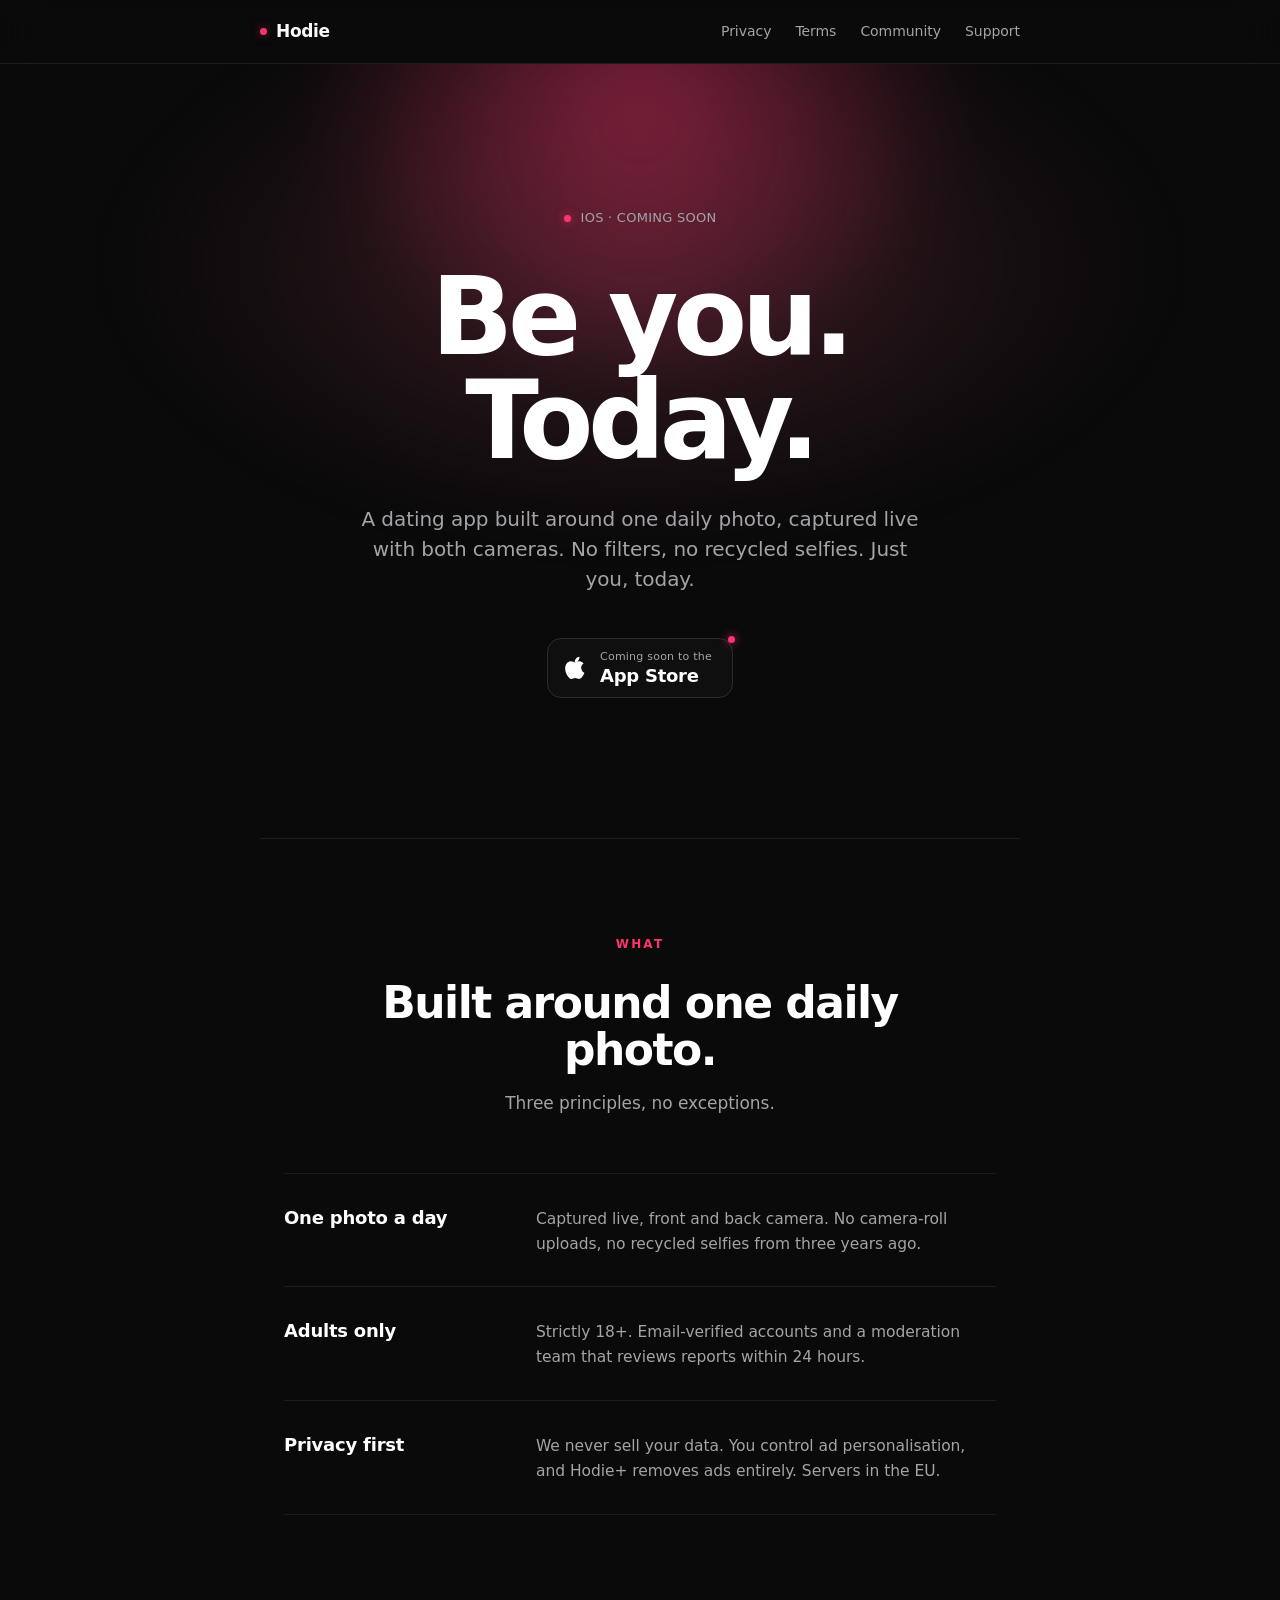
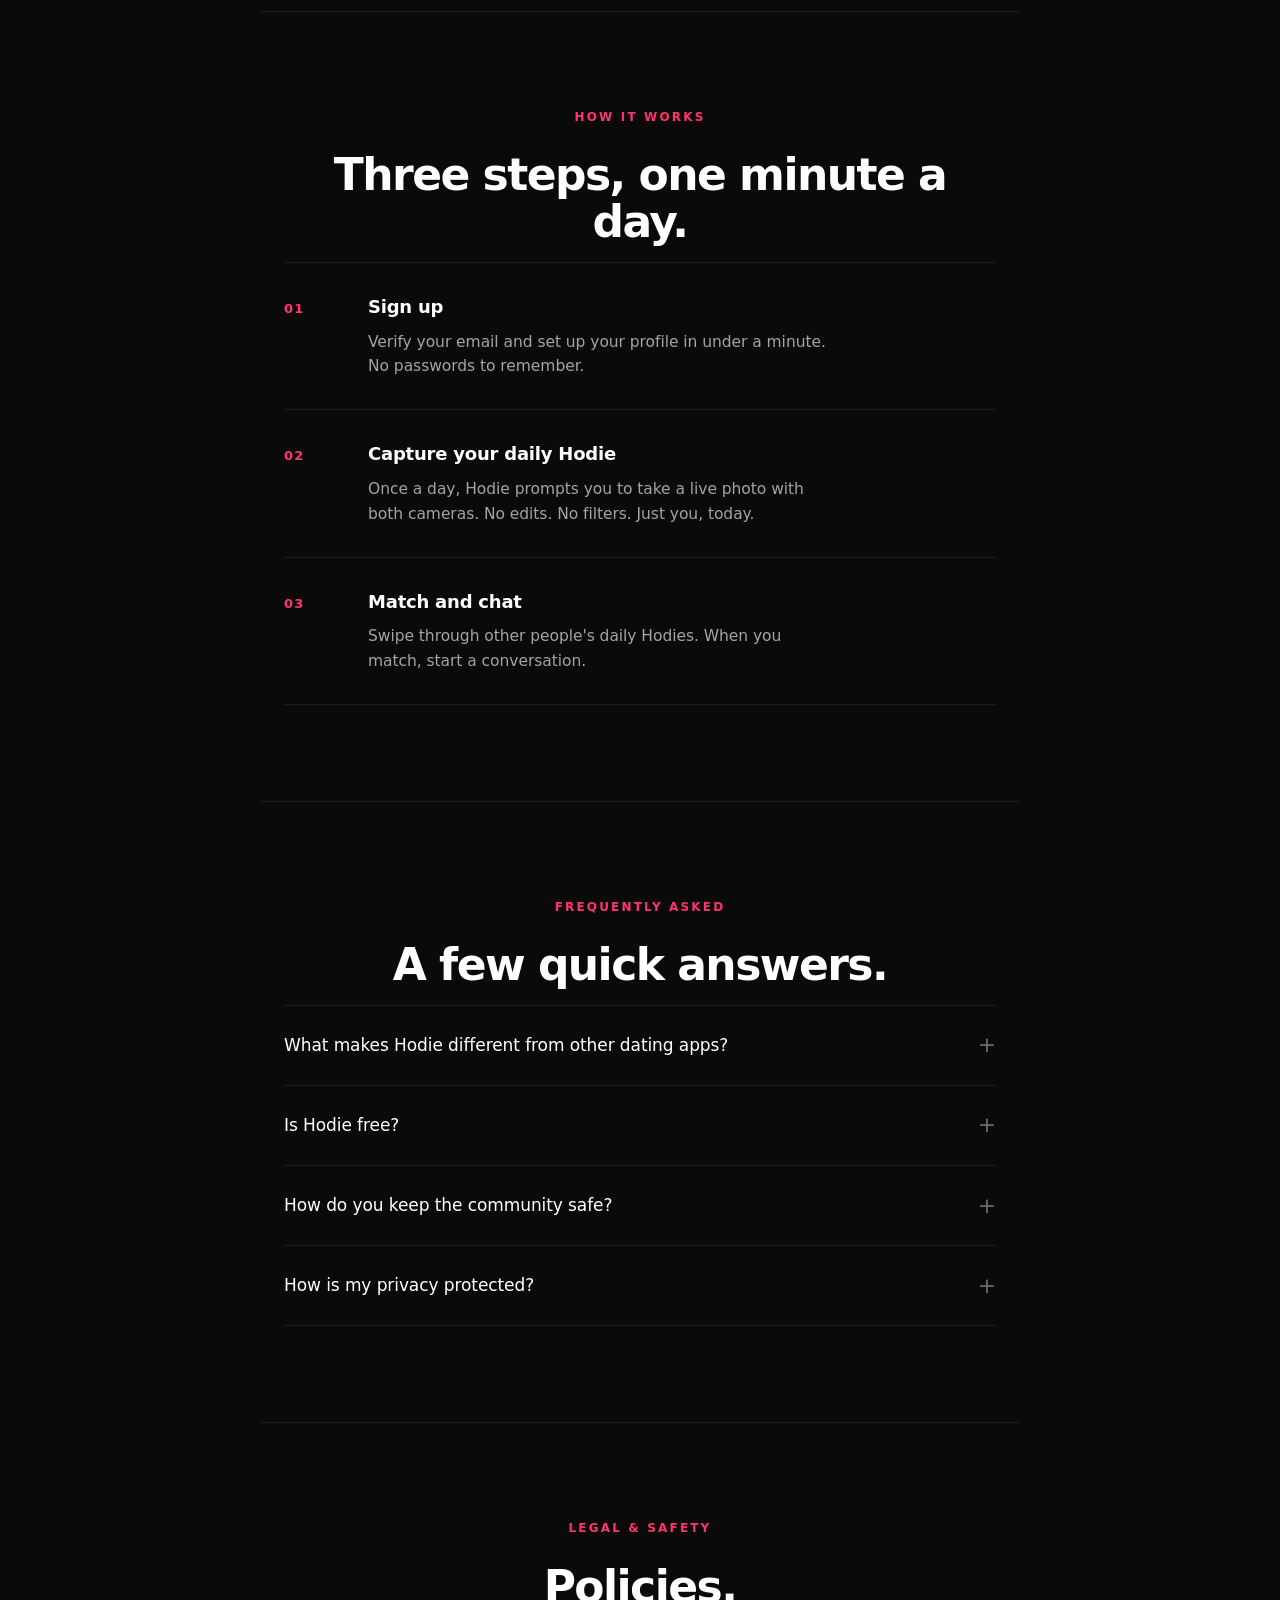
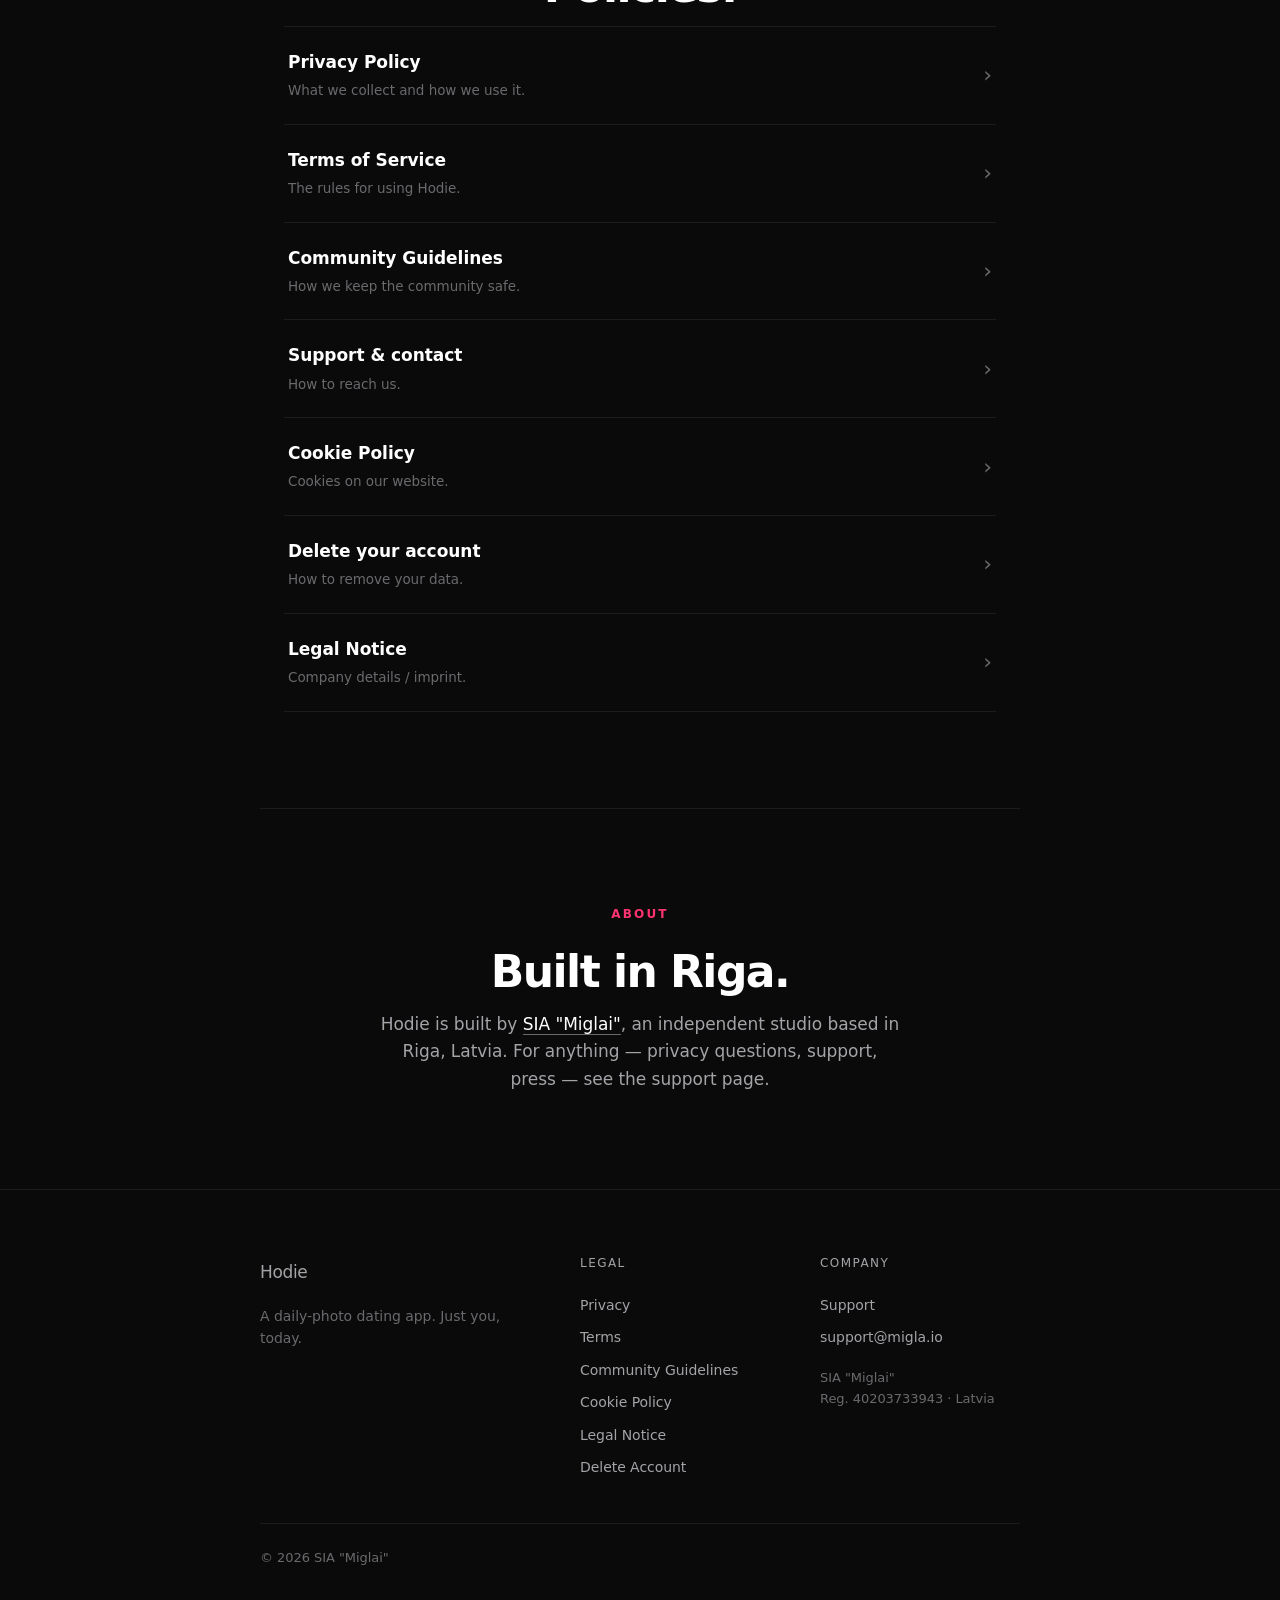
<file: index.html>
<!doctype html>
<html lang="en">
<head>
  <meta charset="utf-8">
  <meta name="viewport" content="width=device-width, initial-scale=1">
  <title>Hodie — Be you. Today.</title>
  <meta name="description" content="Hodie is a daily-photo dating app for iOS. One photo a day, captured live. Just you, today.">
  <meta name="theme-color" content="#0a0a0a">
  <link rel="canonical" href="https://www.hodieapp.one/">
  <meta property="og:title" content="Hodie — Be you. Today.">
  <meta property="og:description" content="A daily-photo dating app. One photo, captured live. Just you, today.">
  <meta property="og:type" content="website">
  <meta property="og:url" content="https://www.hodieapp.one/">
  <meta name="twitter:card" content="summary_large_image">
  <link rel="icon" href="data:image/svg+xml,%3Csvg xmlns='http://www.w3.org/2000/svg' viewBox='0 0 24 24'%3E%3Cpath d='M12 21s-7-4.35-7-10.5A4.5 4.5 0 0 1 12 6a4.5 4.5 0 0 1 7 4.5C19 16.65 12 21 12 21z' fill='%23ff3370'/%3E%3C/svg%3E">
  <link rel="stylesheet" href="styles.css">
</head>
<body>
  <nav>
    <div class="inner">
      <a href="index.html" class="logo"><span class="dot"></span>Hodie</a>
      <div class="links">
        <a href="privacy.html">Privacy</a>
        <a href="terms.html">Terms</a>
        <a href="community-guidelines.html">Community</a>
        <a href="support.html">Support</a>
      </div>
    </div>
  </nav>

  <section class="hero">
    <div class="wrap">
      <div class="eyebrow"><span class="dot"></span>iOS · Coming soon</div>
      <h1>Be <em>you</em>. Today.</h1>
      <p class="lead">A dating app built around one daily photo, captured live with both cameras. No filters, no recycled selfies. Just you, today.</p>
      <span class="appstore-badge" role="img" aria-label="Coming soon to the App Store">
        <svg class="apple-logo" viewBox="0 0 24 24" fill="currentColor" aria-hidden="true"><path d="M17.05 12.04c-.03-2.94 2.4-4.35 2.51-4.42-1.37-2-3.5-2.28-4.26-2.31-1.81-.18-3.54 1.07-4.46 1.07-.93 0-2.35-1.04-3.86-1.01-1.98.03-3.81 1.15-4.83 2.92-2.06 3.57-.53 8.85 1.49 11.75 1 1.42 2.18 3.01 3.74 2.96 1.5-.06 2.07-.97 3.88-.97 1.81 0 2.32.97 3.91.94 1.62-.03 2.63-1.45 3.62-2.87 1.14-1.65 1.61-3.25 1.63-3.34-.04-.02-3.13-1.21-3.17-4.72zM14.27 4.5c.82-1 1.38-2.38 1.23-3.76-1.18.05-2.62.79-3.47 1.78-.76.87-1.43 2.27-1.25 3.62 1.32.1 2.66-.66 3.49-1.64z"/></svg>
        <span class="badge-text">
          <span class="badge-small">Coming soon to the</span>
          <span class="badge-big">App Store</span>
        </span>
        <span class="soon-dot" aria-hidden="true"></span>
      </span>
    </div>
  </section>

  <main>
    <div class="wrap section">
      <p class="kicker">What</p>
      <h2>Built around one daily photo.</h2>
      <p class="section-lead">Three principles, no exceptions.</p>
      <div class="features">
        <div class="row">
          <h3>One photo a day</h3>
          <p>Captured live, front and back camera. No camera-roll uploads, no recycled selfies from three years ago.</p>
        </div>
        <div class="row">
          <h3>Adults only</h3>
          <p>Strictly 18+. Email-verified accounts and a moderation team that reviews reports within 24 hours.</p>
        </div>
        <div class="row">
          <h3>Privacy first</h3>
          <p>We never sell your data. You control ad personalisation, and Hodie+ removes ads entirely. Servers in the EU.</p>
        </div>
      </div>
    </div>

    <div class="wrap section">
      <p class="kicker">How it works</p>
      <h2>Three steps, one minute a day.</h2>
      <ol class="steps">
        <li>
          <span class="step-num">01</span>
          <div>
            <h3>Sign up</h3>
            <p>Verify your email and set up your profile in under a minute. No passwords to remember.</p>
          </div>
        </li>
        <li>
          <span class="step-num">02</span>
          <div>
            <h3>Capture your daily Hodie</h3>
            <p>Once a day, Hodie prompts you to take a live photo with both cameras. No edits. No filters. Just you, today.</p>
          </div>
        </li>
        <li>
          <span class="step-num">03</span>
          <div>
            <h3>Match and chat</h3>
            <p>Swipe through other people's daily Hodies. When you match, start a conversation.</p>
          </div>
        </li>
      </ol>
    </div>

    <div class="wrap section">
      <p class="kicker">Frequently asked</p>
      <h2>A few quick answers.</h2>
      <div class="faq">
        <details>
          <summary>What makes Hodie different from other dating apps?</summary>
          <p>Hodie is built around one daily photo, captured live with both cameras. No camera-roll uploads. No recycled selfies. You see people as they actually are, today.</p>
        </details>
        <details>
          <summary>Is Hodie free?</summary>
          <p>Yes. The core features — daily photos, swiping, matching, and messaging — are free. The free version is ad-supported; Hodie+ and Hodie Gold remove ads and unlock advanced features like seeing who liked you, unlimited swipes, and Spotlights.</p>
        </details>
        <details>
          <summary>How do you keep the community safe?</summary>
          <p>Every account is email-verified. Our moderation team reviews reports within 24 hours. You can block or report any user with one tap. Read more in our <a href="community-guidelines.html">Community Guidelines</a>.</p>
        </details>
        <details>
          <summary>How is my privacy protected?</summary>
          <p>We never sell your data. The free tier shows ads, and we only personalise them — using your device's advertising ID — if you allow it via Apple's App Tracking Transparency prompt. You can decline, or go ad-free with Hodie+. Servers are in the EU. You can export or delete your data anytime in Settings. Full details in our <a href="privacy.html">Privacy Policy</a>.</p>
        </details>
      </div>
    </div>

    <div class="wrap section">
      <p class="kicker">Legal &amp; safety</p>
      <h2>Policies.</h2>
      <ul class="link-list">
        <li><a href="privacy.html"><span><strong>Privacy Policy</strong><span class="desc">What we collect and how we use it.</span></span><span class="arrow">›</span></a></li>
        <li><a href="terms.html"><span><strong>Terms of Service</strong><span class="desc">The rules for using Hodie.</span></span><span class="arrow">›</span></a></li>
        <li><a href="community-guidelines.html"><span><strong>Community Guidelines</strong><span class="desc">How we keep the community safe.</span></span><span class="arrow">›</span></a></li>
        <li><a href="support.html"><span><strong>Support &amp; contact</strong><span class="desc">How to reach us.</span></span><span class="arrow">›</span></a></li>
        <li><a href="cookie-policy.html"><span><strong>Cookie Policy</strong><span class="desc">Cookies on our website.</span></span><span class="arrow">›</span></a></li>
        <li><a href="account-deletion.html"><span><strong>Delete your account</strong><span class="desc">How to remove your data.</span></span><span class="arrow">›</span></a></li>
        <li><a href="legal-notice.html"><span><strong>Legal Notice</strong><span class="desc">Company details / imprint.</span></span><span class="arrow">›</span></a></li>
      </ul>
    </div>

    <div class="wrap section">
      <p class="kicker">About</p>
      <h2>Built in Riga.</h2>
      <p class="about-p">Hodie is built by <a href="support.html">SIA "Miglai"</a>, an independent studio based in Riga, Latvia. For anything — privacy questions, support, press — see the support page.</p>
    </div>
  </main>

  <footer>
    <div class="footer-grid">
      <div>
        <a href="index.html" class="logo"><span class="dot"></span>Hodie</a>
        <p class="footer-tag">A daily-photo dating app. Just you, today.</p>
      </div>
      <div>
        <h4>Legal</h4>
        <a href="privacy.html">Privacy</a>
        <a href="terms.html">Terms</a>
        <a href="community-guidelines.html">Community Guidelines</a>
        <a href="cookie-policy.html">Cookie Policy</a>
        <a href="legal-notice.html">Legal Notice</a>
        <a href="account-deletion.html">Delete Account</a>
      </div>
      <div>
        <h4>Company</h4>
        <a href="support.html">Support</a>
        <a href="mailto:support@migla.io">support@migla.io</a>
        <span class="footer-meta">SIA "Miglai"<br>Reg. 40203733943 · Latvia</span>
      </div>
    </div>
    <div class="footer-bottom">© 2026 SIA "Miglai"</div>
  </footer>
</body>
</html>
</file>
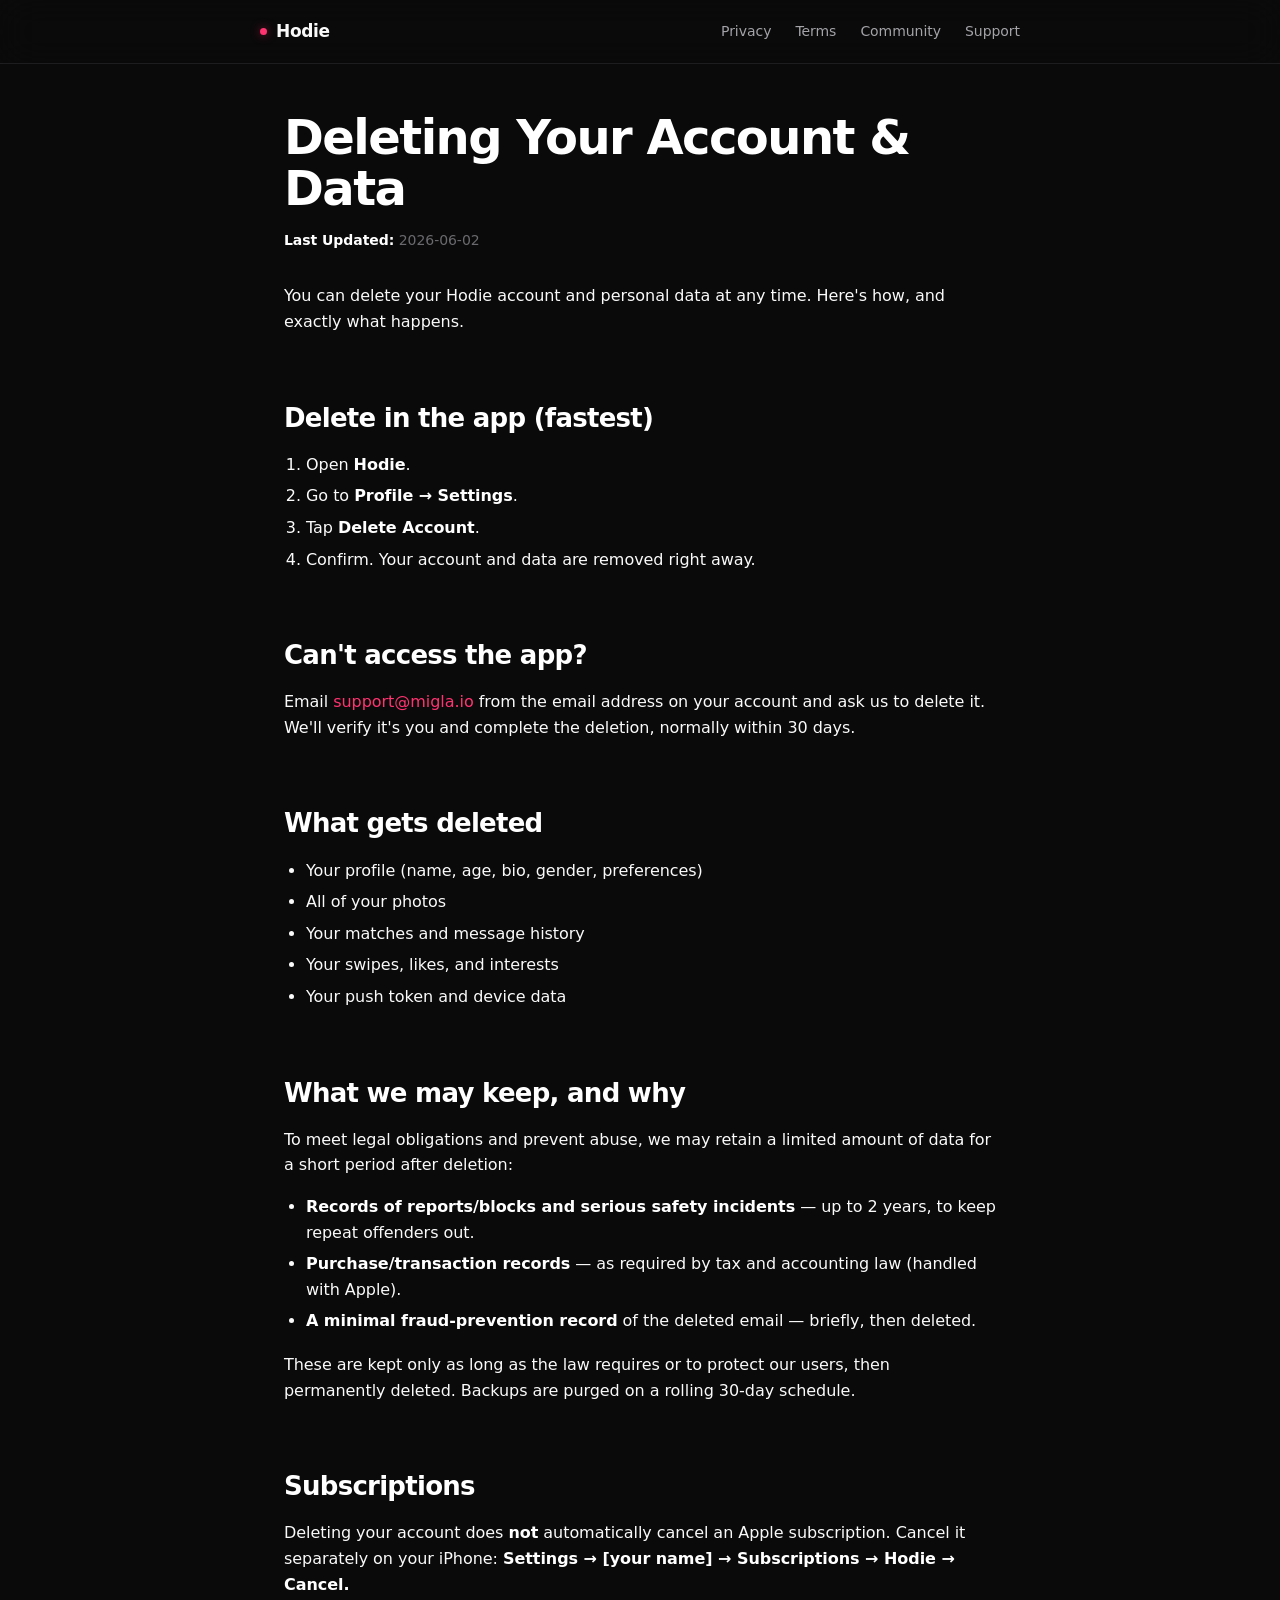
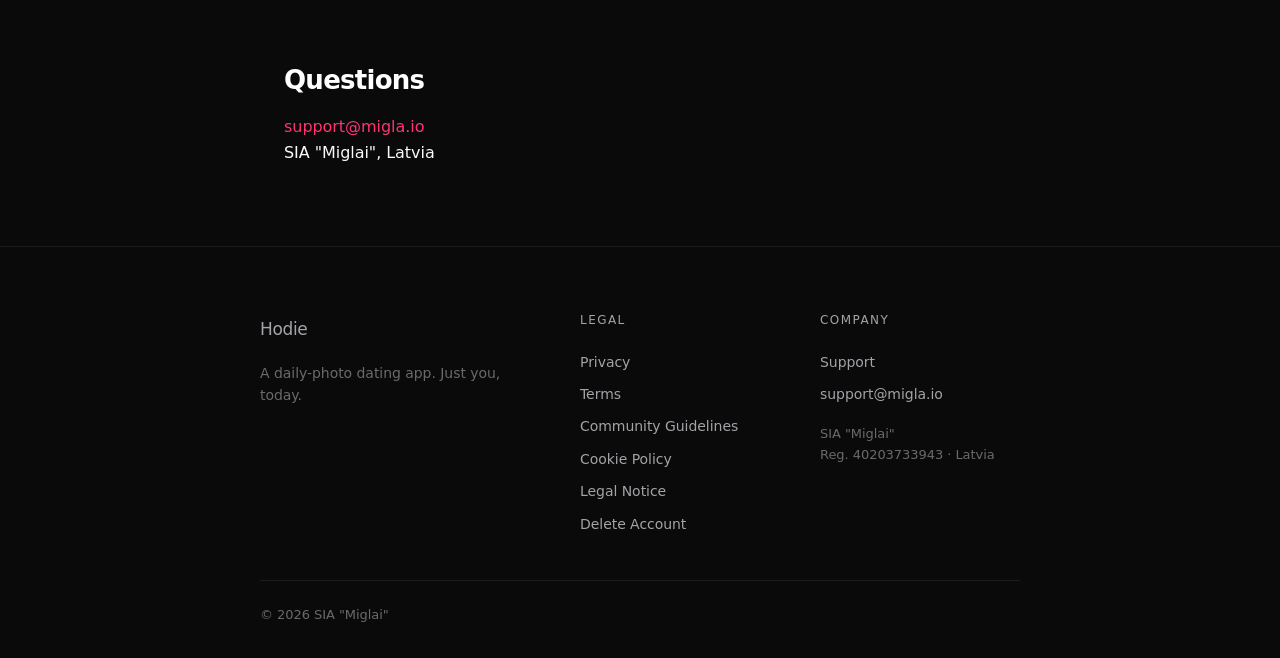
<file: account-deletion.html>
<!doctype html>
<html lang="en">
<head>
  <meta charset="utf-8">
  <meta name="viewport" content="width=device-width, initial-scale=1">
  <title>Delete Your Account &amp; Data — Hodie</title>
  <meta name="description" content="How to delete your Hodie account and personal data.">
  <meta name="theme-color" content="#08080a">
  <link rel="canonical" href="https://www.hodieapp.one/account-deletion">
  <meta property="og:title" content="Delete Your Account &amp; Data — Hodie">
  <meta property="og:url" content="https://www.hodieapp.one/account-deletion">
  <meta property="og:type" content="article">
  <link rel="icon" href="data:image/svg+xml,%3Csvg xmlns='http://www.w3.org/2000/svg' viewBox='0 0 24 24'%3E%3Cpath d='M12 21s-7-4.35-7-10.5A4.5 4.5 0 0 1 12 6a4.5 4.5 0 0 1 7 4.5C19 16.65 12 21 12 21z' fill='%23ff2d6f'/%3E%3C/svg%3E">
  <link rel="stylesheet" href="styles.css">
</head>
<body>
  <nav>
    <div class="inner">
      <a href="index.html" class="logo"><span class="dot"></span>Hodie</a>
      <div class="links">
        <a href="privacy.html">Privacy</a>
        <a href="terms.html">Terms</a>
        <a href="community-guidelines.html">Community</a>
        <a href="support.html">Support</a>
      </div>
    </div>
  </nav>

  <main class="wrap">
    <h1>Deleting Your Account &amp; Data</h1>
    <p class="meta"><strong>Last Updated:</strong> 2026-06-02</p>
    <p>You can delete your Hodie account and personal data at any time. Here's how, and exactly what happens.</p>

    <h2>Delete in the app (fastest)</h2>
    <ol>
      <li>Open <strong>Hodie</strong>.</li>
      <li>Go to <strong>Profile → Settings</strong>.</li>
      <li>Tap <strong>Delete Account</strong>.</li>
      <li>Confirm. Your account and data are removed right away.</li>
    </ol>

    <h2>Can't access the app?</h2>
    <p>Email <a href="mailto:support@migla.io">support@migla.io</a> from the email address on your account and ask us to delete it. We'll verify it's you and complete the deletion, normally within 30 days.</p>

    <h2>What gets deleted</h2>
    <ul>
      <li>Your profile (name, age, bio, gender, preferences)</li>
      <li>All of your photos</li>
      <li>Your matches and message history</li>
      <li>Your swipes, likes, and interests</li>
      <li>Your push token and device data</li>
    </ul>

    <h2>What we may keep, and why</h2>
    <p>To meet legal obligations and prevent abuse, we may retain a limited amount of data for a short period after deletion:</p>
    <ul>
      <li><strong>Records of reports/blocks and serious safety incidents</strong> — up to 2 years, to keep repeat offenders out.</li>
      <li><strong>Purchase/transaction records</strong> — as required by tax and accounting law (handled with Apple).</li>
      <li><strong>A minimal fraud-prevention record</strong> of the deleted email — briefly, then deleted.</li>
    </ul>
    <p>These are kept only as long as the law requires or to protect our users, then permanently deleted. Backups are purged on a rolling 30-day schedule.</p>

    <h2>Subscriptions</h2>
    <p>Deleting your account does <strong>not</strong> automatically cancel an Apple subscription. Cancel it separately on your iPhone: <strong>Settings → [your name] → Subscriptions → Hodie → Cancel.</strong></p>

    <h2>Questions</h2>
    <p><a href="mailto:support@migla.io">support@migla.io</a><br>SIA "Miglai", Latvia</p>
  </main>

  <footer>
    <div class="footer-grid">
      <div>
        <a href="index.html" class="logo"><span class="dot"></span>Hodie</a>
        <p class="footer-tag">A daily-photo dating app. Just you, today.</p>
      </div>
      <div>
        <h4>Legal</h4>
        <a href="privacy.html">Privacy</a>
        <a href="terms.html">Terms</a>
        <a href="community-guidelines.html">Community Guidelines</a>
        <a href="cookie-policy.html">Cookie Policy</a>
        <a href="legal-notice.html">Legal Notice</a>
        <a href="account-deletion.html">Delete Account</a>
      </div>
      <div>
        <h4>Company</h4>
        <a href="support.html">Support</a>
        <a href="mailto:support@migla.io">support@migla.io</a>
        <span class="footer-meta">SIA "Miglai"<br>Reg. 40203733943 · Latvia</span>
      </div>
    </div>
    <div class="footer-bottom">© 2026 SIA "Miglai"</div>
  </footer>
</body>
</html>
</file>
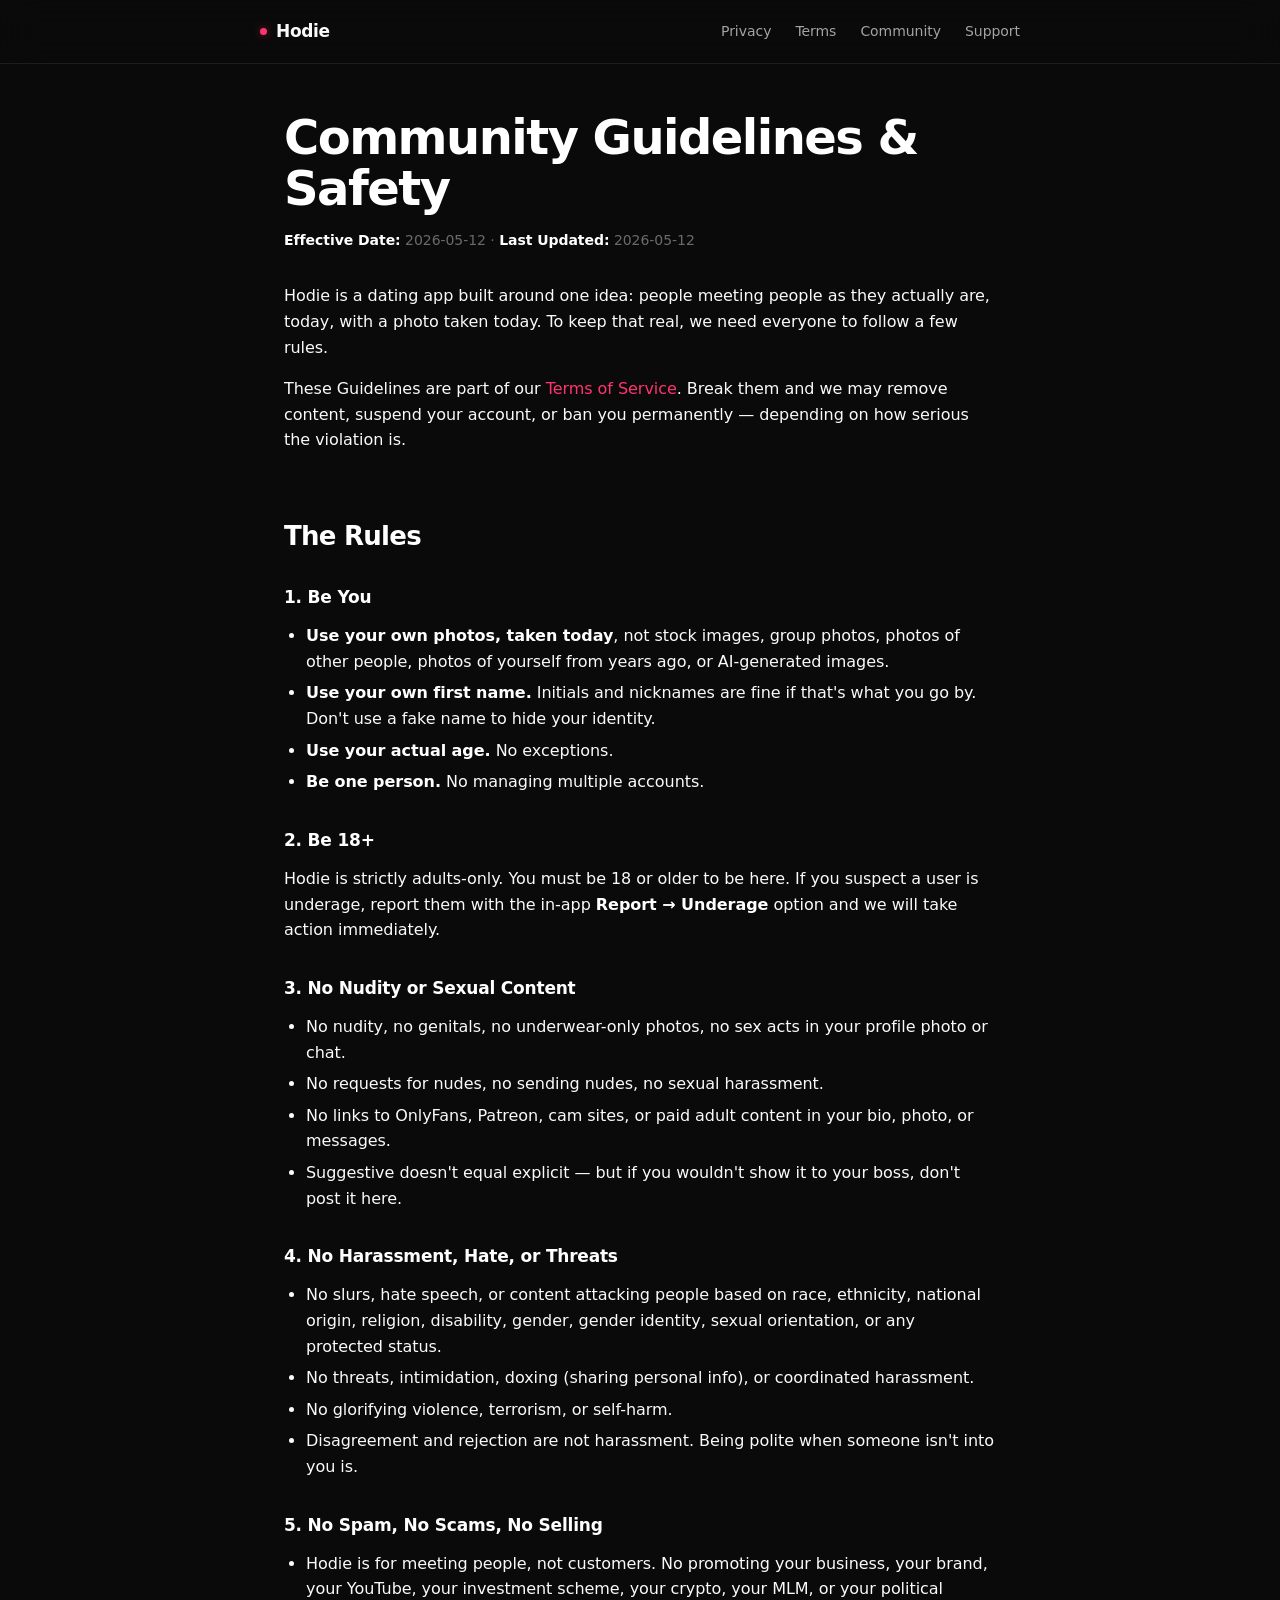
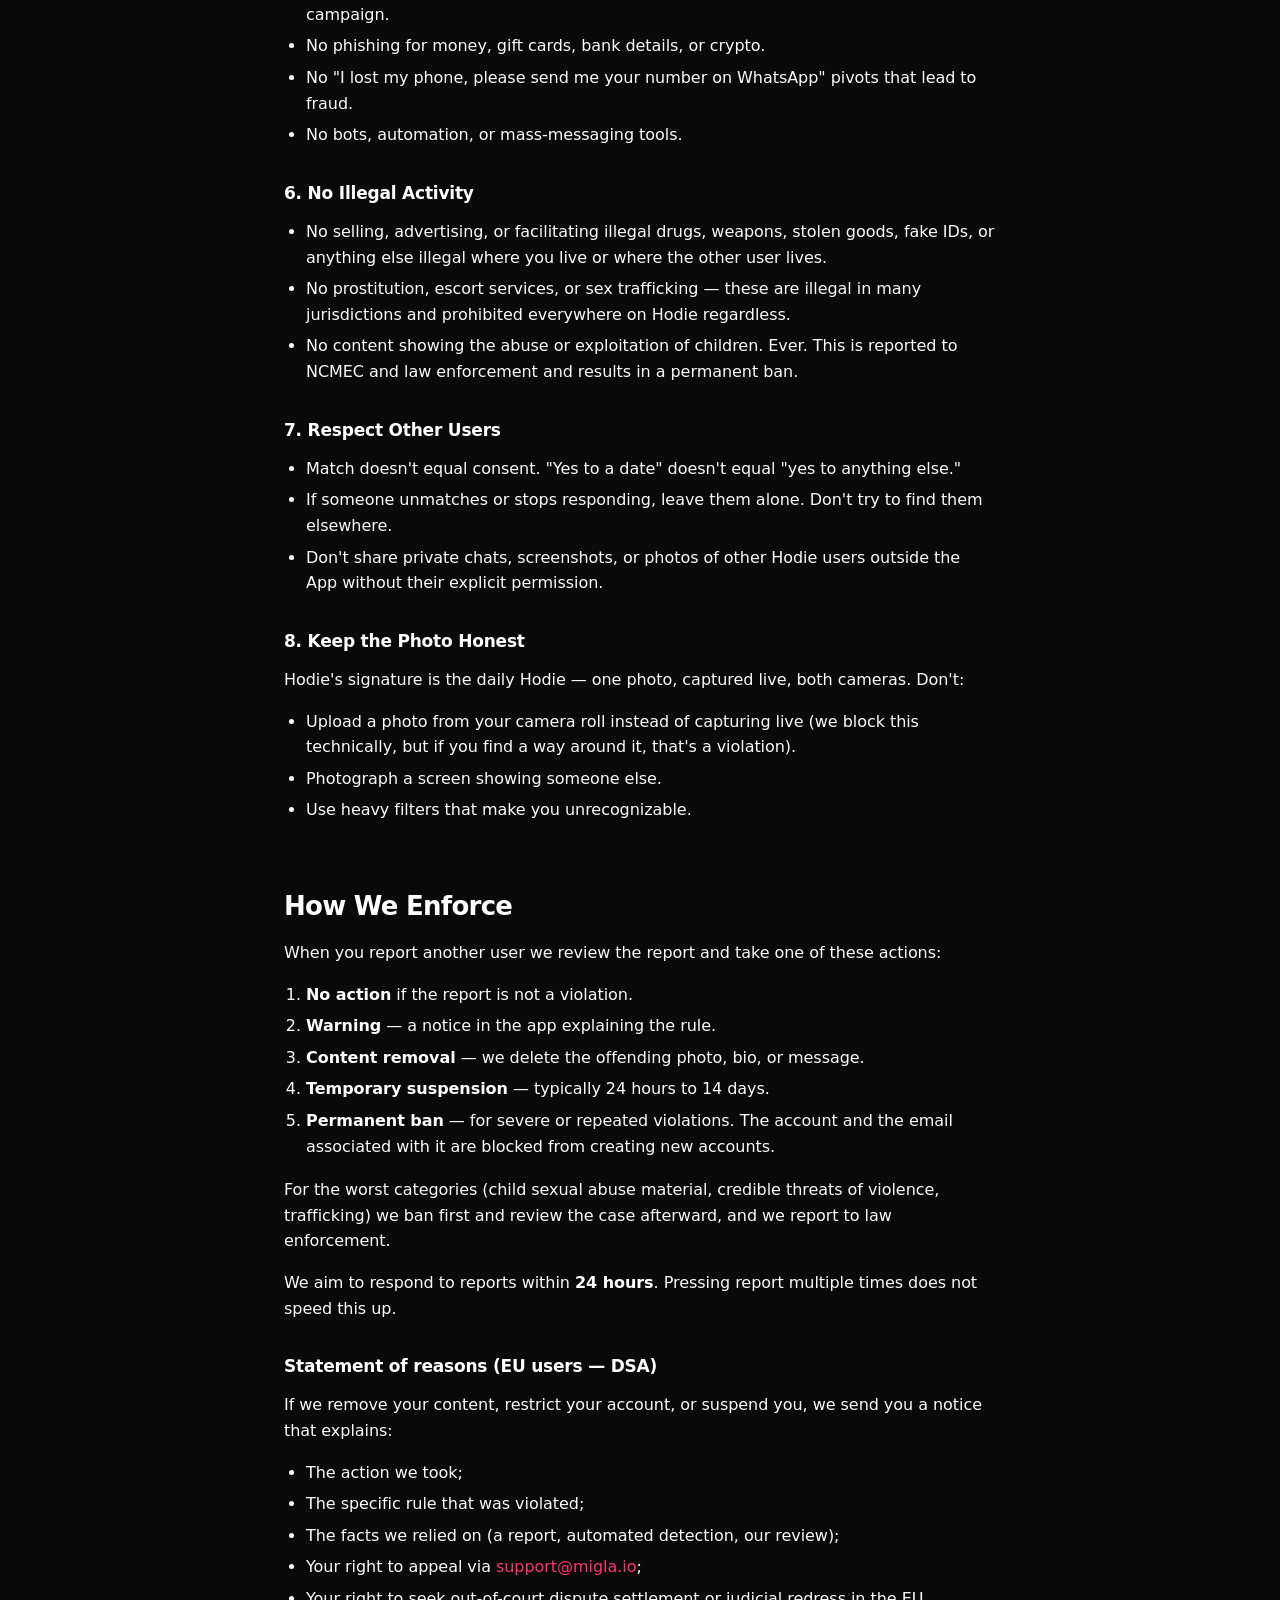
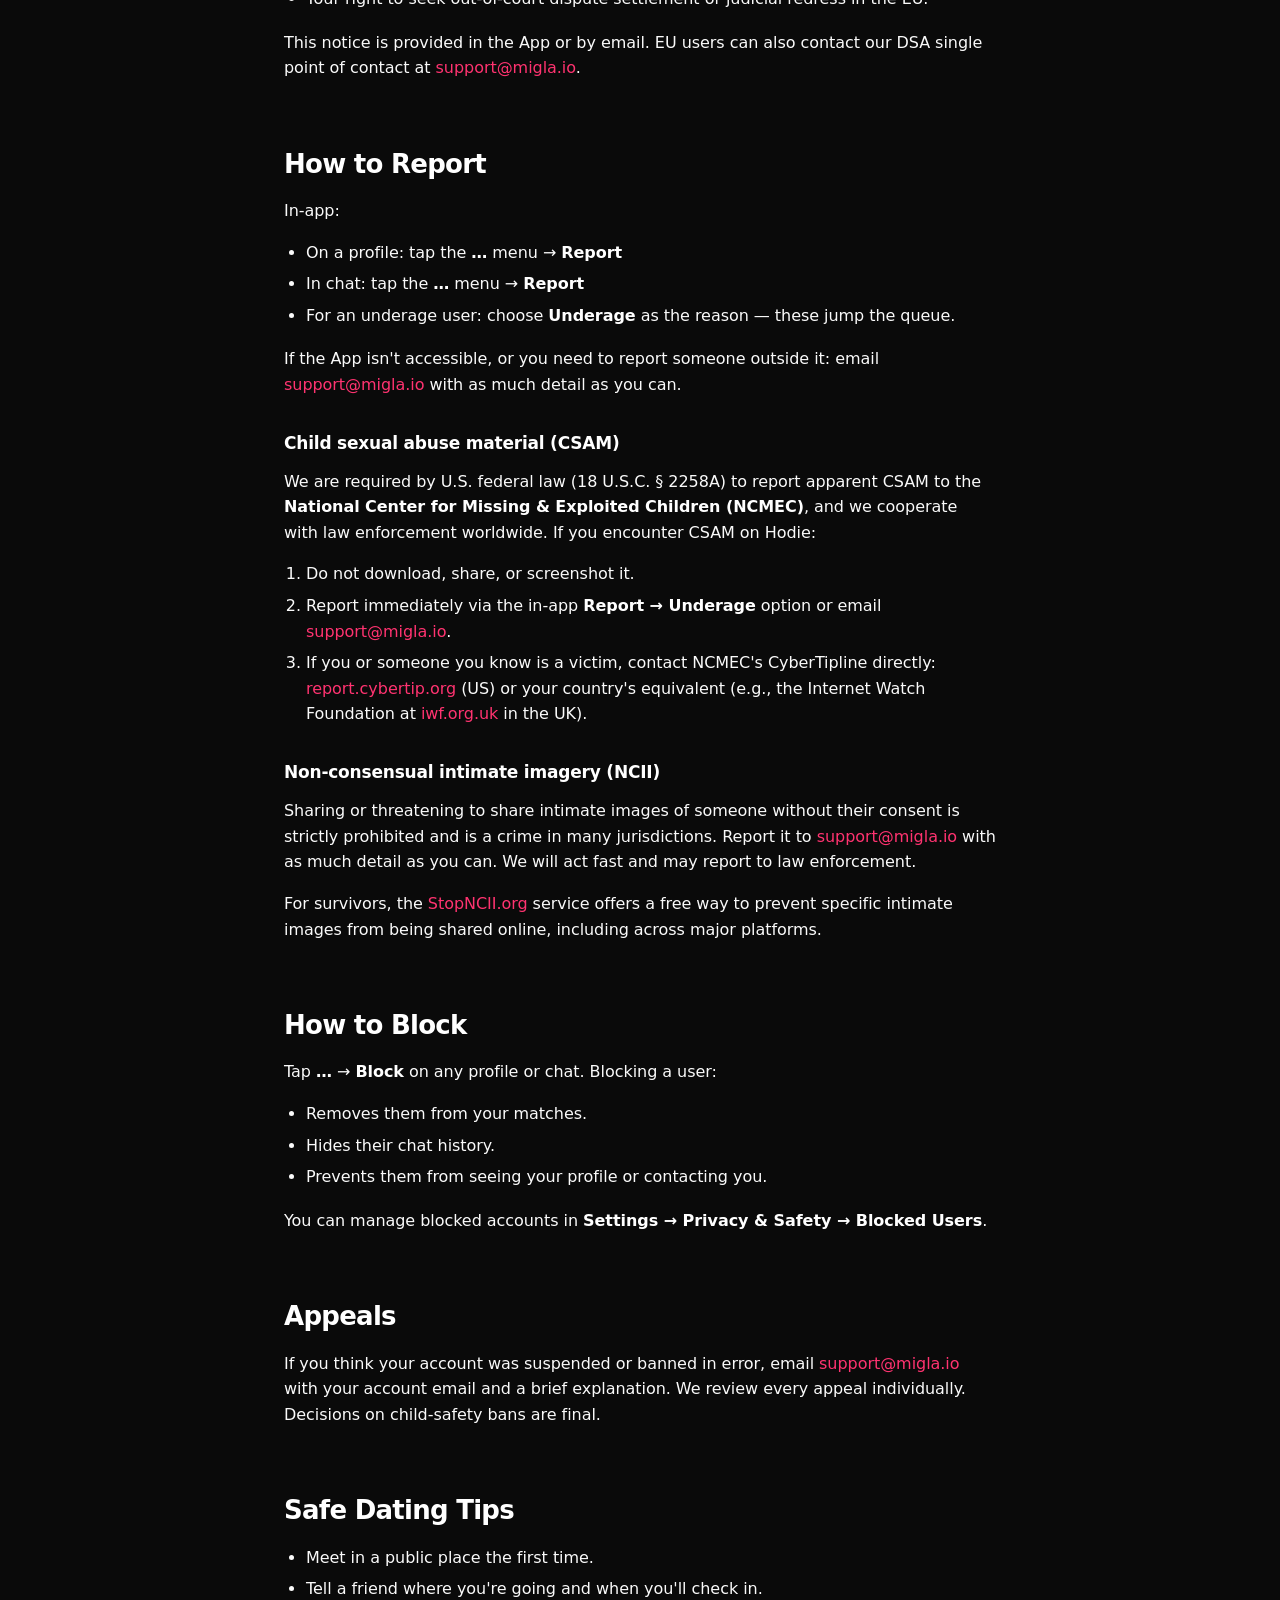
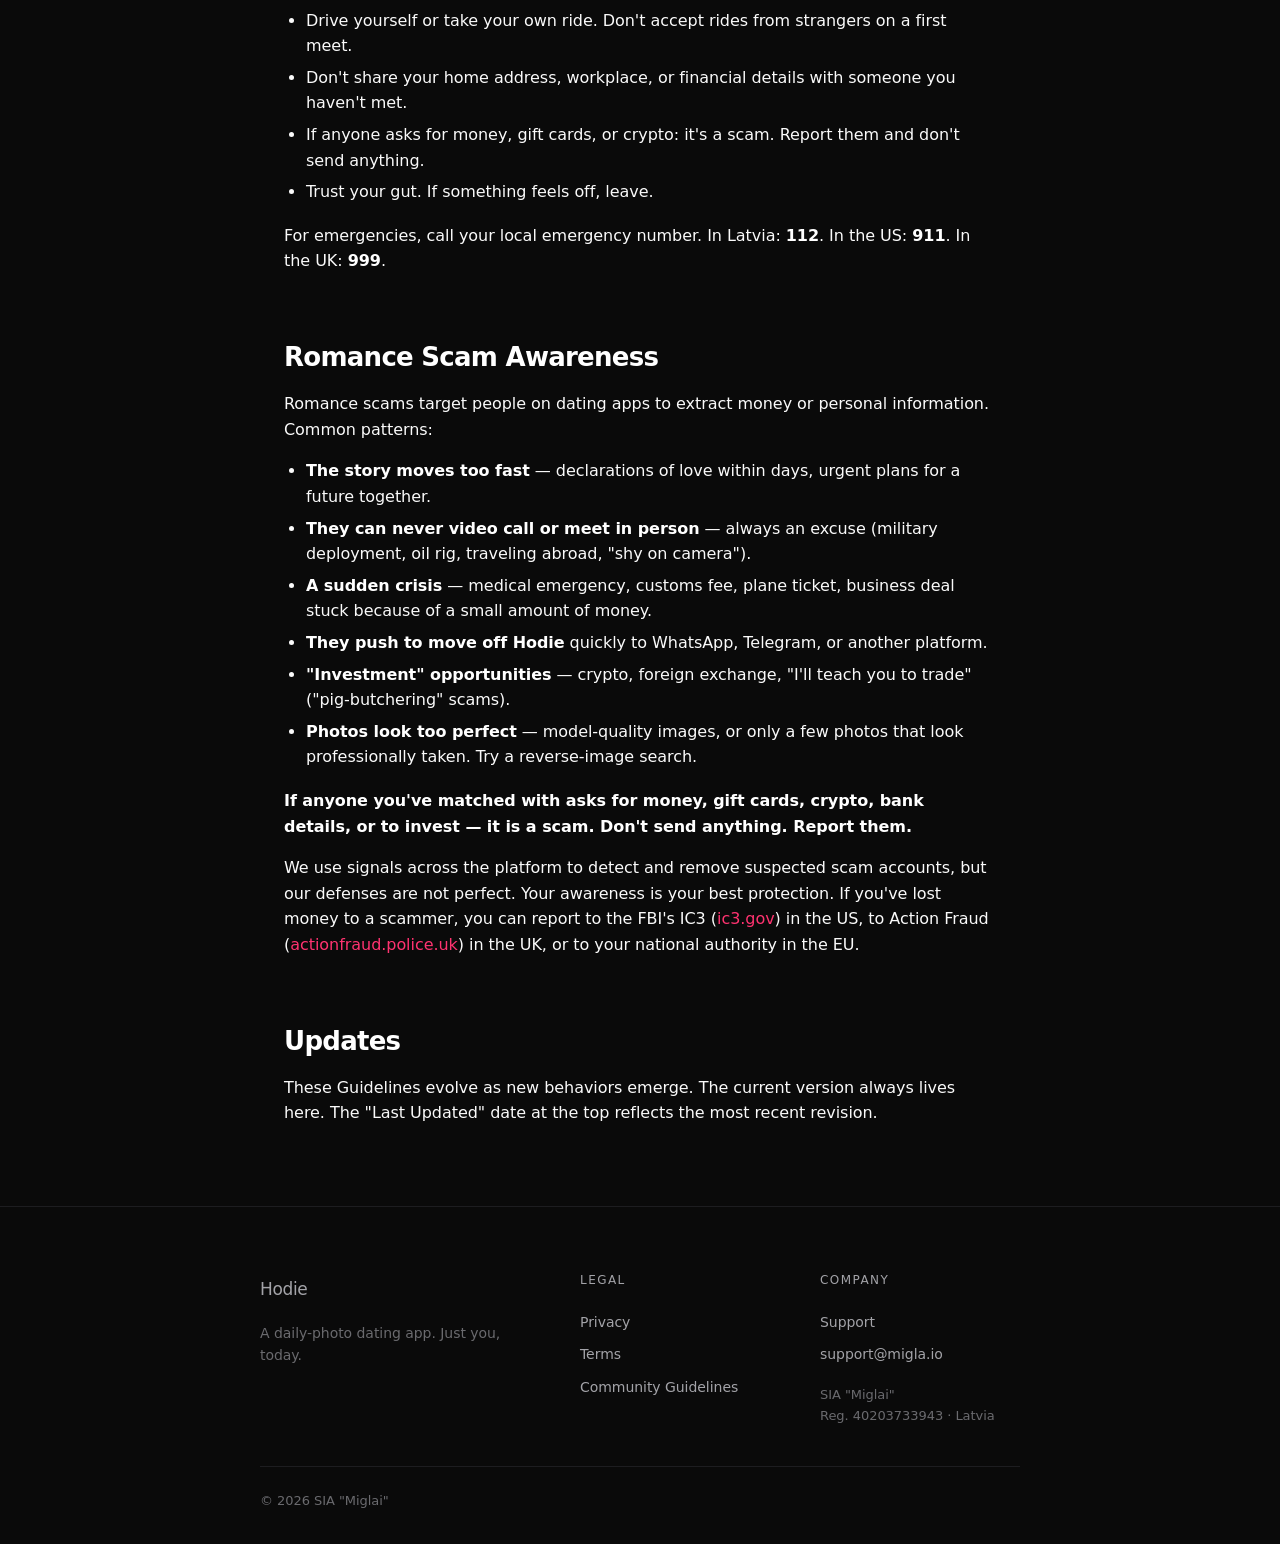
<file: community-guidelines.html>
<!doctype html>
<html lang="en">
<head>
  <meta charset="utf-8">
  <meta name="viewport" content="width=device-width, initial-scale=1">
  <title>Community Guidelines &amp; Safety — Hodie</title>
  <meta name="description" content="Hodie Community Guidelines, safety rules, reporting, and safe-dating tips.">
  <meta name="theme-color" content="#08080a">
  <link rel="canonical" href="https://www.hodieapp.one/community-guidelines">
  <meta property="og:title" content="Community Guidelines & Safety — Hodie">
  <meta property="og:url" content="https://www.hodieapp.one/community-guidelines">
  <meta property="og:type" content="article">
  <link rel="icon" href="data:image/svg+xml,%3Csvg xmlns='http://www.w3.org/2000/svg' viewBox='0 0 24 24'%3E%3Cpath d='M12 21s-7-4.35-7-10.5A4.5 4.5 0 0 1 12 6a4.5 4.5 0 0 1 7 4.5C19 16.65 12 21 12 21z' fill='%23ff2d6f'/%3E%3C/svg%3E">
  <link rel="stylesheet" href="styles.css">
</head>
<body>
  <nav>
    <div class="inner">
      <a href="index.html" class="logo"><span class="dot"></span>Hodie</a>
      <div class="links">
        <a href="privacy.html">Privacy</a>
        <a href="terms.html">Terms</a>
        <a href="community-guidelines.html">Community</a>
        <a href="support.html">Support</a>
      </div>
    </div>
  </nav>

  <main class="wrap">
    <h1>Community Guidelines &amp; Safety</h1>
    <p class="meta"><strong>Effective Date:</strong> 2026-05-12 &middot; <strong>Last Updated:</strong> 2026-05-12</p>

    <p>Hodie is a dating app built around one idea: people meeting people as they actually are, today, with a photo taken today. To keep that real, we need everyone to follow a few rules.</p>
    <p>These Guidelines are part of our <a href="terms.html">Terms of Service</a>. Break them and we may remove content, suspend your account, or ban you permanently — depending on how serious the violation is.</p>

    <h2>The Rules</h2>

    <h3>1. Be You</h3>
    <ul>
      <li><strong>Use your own photos, taken today</strong>, not stock images, group photos, photos of other people, photos of yourself from years ago, or AI-generated images.</li>
      <li><strong>Use your own first name.</strong> Initials and nicknames are fine if that's what you go by. Don't use a fake name to hide your identity.</li>
      <li><strong>Use your actual age.</strong> No exceptions.</li>
      <li><strong>Be one person.</strong> No managing multiple accounts.</li>
    </ul>

    <h3>2. Be 18+</h3>
    <p>Hodie is strictly adults-only. You must be 18 or older to be here. If you suspect a user is underage, report them with the in-app <strong>Report → Underage</strong> option and we will take action immediately.</p>

    <h3>3. No Nudity or Sexual Content</h3>
    <ul>
      <li>No nudity, no genitals, no underwear-only photos, no sex acts in your profile photo or chat.</li>
      <li>No requests for nudes, no sending nudes, no sexual harassment.</li>
      <li>No links to OnlyFans, Patreon, cam sites, or paid adult content in your bio, photo, or messages.</li>
      <li>Suggestive doesn't equal explicit — but if you wouldn't show it to your boss, don't post it here.</li>
    </ul>

    <h3>4. No Harassment, Hate, or Threats</h3>
    <ul>
      <li>No slurs, hate speech, or content attacking people based on race, ethnicity, national origin, religion, disability, gender, gender identity, sexual orientation, or any protected status.</li>
      <li>No threats, intimidation, doxing (sharing personal info), or coordinated harassment.</li>
      <li>No glorifying violence, terrorism, or self-harm.</li>
      <li>Disagreement and rejection are not harassment. Being polite when someone isn't into you is.</li>
    </ul>

    <h3>5. No Spam, No Scams, No Selling</h3>
    <ul>
      <li>Hodie is for meeting people, not customers. No promoting your business, your brand, your YouTube, your investment scheme, your crypto, your MLM, or your political campaign.</li>
      <li>No phishing for money, gift cards, bank details, or crypto.</li>
      <li>No "I lost my phone, please send me your number on WhatsApp" pivots that lead to fraud.</li>
      <li>No bots, automation, or mass-messaging tools.</li>
    </ul>

    <h3>6. No Illegal Activity</h3>
    <ul>
      <li>No selling, advertising, or facilitating illegal drugs, weapons, stolen goods, fake IDs, or anything else illegal where you live or where the other user lives.</li>
      <li>No prostitution, escort services, or sex trafficking — these are illegal in many jurisdictions and prohibited everywhere on Hodie regardless.</li>
      <li>No content showing the abuse or exploitation of children. Ever. This is reported to NCMEC and law enforcement and results in a permanent ban.</li>
    </ul>

    <h3>7. Respect Other Users</h3>
    <ul>
      <li>Match doesn't equal consent. "Yes to a date" doesn't equal "yes to anything else."</li>
      <li>If someone unmatches or stops responding, leave them alone. Don't try to find them elsewhere.</li>
      <li>Don't share private chats, screenshots, or photos of other Hodie users outside the App without their explicit permission.</li>
    </ul>

    <h3>8. Keep the Photo Honest</h3>
    <p>Hodie's signature is the daily Hodie — one photo, captured live, both cameras. Don't:</p>
    <ul>
      <li>Upload a photo from your camera roll instead of capturing live (we block this technically, but if you find a way around it, that's a violation).</li>
      <li>Photograph a screen showing someone else.</li>
      <li>Use heavy filters that make you unrecognizable.</li>
    </ul>

    <h2>How We Enforce</h2>
    <p>When you report another user we review the report and take one of these actions:</p>
    <ol>
      <li><strong>No action</strong> if the report is not a violation.</li>
      <li><strong>Warning</strong> — a notice in the app explaining the rule.</li>
      <li><strong>Content removal</strong> — we delete the offending photo, bio, or message.</li>
      <li><strong>Temporary suspension</strong> — typically 24 hours to 14 days.</li>
      <li><strong>Permanent ban</strong> — for severe or repeated violations. The account and the email associated with it are blocked from creating new accounts.</li>
    </ol>
    <p>For the worst categories (child sexual abuse material, credible threats of violence, trafficking) we ban first and review the case afterward, and we report to law enforcement.</p>
    <p>We aim to respond to reports within <strong>24 hours</strong>. Pressing report multiple times does not speed this up.</p>

    <h3>Statement of reasons (EU users — DSA)</h3>
    <p>If we remove your content, restrict your account, or suspend you, we send you a notice that explains:</p>
    <ul>
      <li>The action we took;</li>
      <li>The specific rule that was violated;</li>
      <li>The facts we relied on (a report, automated detection, our review);</li>
      <li>Your right to appeal via <a href="mailto:support@migla.io">support@migla.io</a>;</li>
      <li>Your right to seek out-of-court dispute settlement or judicial redress in the EU.</li>
    </ul>
    <p>This notice is provided in the App or by email. EU users can also contact our DSA single point of contact at <a href="mailto:support@migla.io">support@migla.io</a>.</p>

    <h2>How to Report</h2>
    <p>In-app:</p>
    <ul>
      <li>On a profile: tap the <strong>…</strong> menu → <strong>Report</strong></li>
      <li>In chat: tap the <strong>…</strong> menu → <strong>Report</strong></li>
      <li>For an underage user: choose <strong>Underage</strong> as the reason — these jump the queue.</li>
    </ul>
    <p>If the App isn't accessible, or you need to report someone outside it: email <a href="mailto:support@migla.io">support@migla.io</a> with as much detail as you can.</p>

    <h3>Child sexual abuse material (CSAM)</h3>
    <p>We are required by U.S. federal law (18 U.S.C. § 2258A) to report apparent CSAM to the <strong>National Center for Missing &amp; Exploited Children (NCMEC)</strong>, and we cooperate with law enforcement worldwide. If you encounter CSAM on Hodie:</p>
    <ol>
      <li>Do not download, share, or screenshot it.</li>
      <li>Report immediately via the in-app <strong>Report → Underage</strong> option or email <a href="mailto:support@migla.io">support@migla.io</a>.</li>
      <li>If you or someone you know is a victim, contact NCMEC's CyberTipline directly: <a href="https://report.cybertip.org">report.cybertip.org</a> (US) or your country's equivalent (e.g., the Internet Watch Foundation at <a href="https://www.iwf.org.uk">iwf.org.uk</a> in the UK).</li>
    </ol>

    <h3>Non-consensual intimate imagery (NCII)</h3>
    <p>Sharing or threatening to share intimate images of someone without their consent is strictly prohibited and is a crime in many jurisdictions. Report it to <a href="mailto:support@migla.io">support@migla.io</a> with as much detail as you can. We will act fast and may report to law enforcement.</p>
    <p>For survivors, the <a href="https://stopncii.org">StopNCII.org</a> service offers a free way to prevent specific intimate images from being shared online, including across major platforms.</p>

    <h2>How to Block</h2>
    <p>Tap <strong>…</strong> → <strong>Block</strong> on any profile or chat. Blocking a user:</p>
    <ul>
      <li>Removes them from your matches.</li>
      <li>Hides their chat history.</li>
      <li>Prevents them from seeing your profile or contacting you.</li>
    </ul>
    <p>You can manage blocked accounts in <strong>Settings → Privacy &amp; Safety → Blocked Users</strong>.</p>

    <h2>Appeals</h2>
    <p>If you think your account was suspended or banned in error, email <a href="mailto:support@migla.io">support@migla.io</a> with your account email and a brief explanation. We review every appeal individually. Decisions on child-safety bans are final.</p>

    <h2>Safe Dating Tips</h2>
    <ul>
      <li>Meet in a public place the first time.</li>
      <li>Tell a friend where you're going and when you'll check in.</li>
      <li>Drive yourself or take your own ride. Don't accept rides from strangers on a first meet.</li>
      <li>Don't share your home address, workplace, or financial details with someone you haven't met.</li>
      <li>If anyone asks for money, gift cards, or crypto: it's a scam. Report them and don't send anything.</li>
      <li>Trust your gut. If something feels off, leave.</li>
    </ul>
    <p>For emergencies, call your local emergency number. In Latvia: <strong>112</strong>. In the US: <strong>911</strong>. In the UK: <strong>999</strong>.</p>

    <h2>Romance Scam Awareness</h2>
    <p>Romance scams target people on dating apps to extract money or personal information. Common patterns:</p>
    <ul>
      <li><strong>The story moves too fast</strong> — declarations of love within days, urgent plans for a future together.</li>
      <li><strong>They can never video call or meet in person</strong> — always an excuse (military deployment, oil rig, traveling abroad, "shy on camera").</li>
      <li><strong>A sudden crisis</strong> — medical emergency, customs fee, plane ticket, business deal stuck because of a small amount of money.</li>
      <li><strong>They push to move off Hodie</strong> quickly to WhatsApp, Telegram, or another platform.</li>
      <li><strong>"Investment" opportunities</strong> — crypto, foreign exchange, "I'll teach you to trade" ("pig-butchering" scams).</li>
      <li><strong>Photos look too perfect</strong> — model-quality images, or only a few photos that look professionally taken. Try a reverse-image search.</li>
    </ul>
    <p><strong>If anyone you've matched with asks for money, gift cards, crypto, bank details, or to invest — it is a scam. Don't send anything. Report them.</strong></p>
    <p>We use signals across the platform to detect and remove suspected scam accounts, but our defenses are not perfect. Your awareness is your best protection. If you've lost money to a scammer, you can report to the FBI's IC3 (<a href="https://www.ic3.gov">ic3.gov</a>) in the US, to Action Fraud (<a href="https://www.actionfraud.police.uk">actionfraud.police.uk</a>) in the UK, or to your national authority in the EU.</p>

    <h2>Updates</h2>
    <p>These Guidelines evolve as new behaviors emerge. The current version always lives here. The "Last Updated" date at the top reflects the most recent revision.</p>
  </main>

  <footer>
    <div class="footer-grid">
      <div>
        <a href="index.html" class="logo"><span class="dot"></span>Hodie</a>
        <p class="footer-tag">A daily-photo dating app. Just you, today.</p>
      </div>
      <div>
        <h4>Legal</h4>
        <a href="privacy.html">Privacy</a>
        <a href="terms.html">Terms</a>
        <a href="community-guidelines.html">Community Guidelines</a>
      </div>
      <div>
        <h4>Company</h4>
        <a href="support.html">Support</a>
        <a href="mailto:support@migla.io">support@migla.io</a>
        <span class="footer-meta">SIA "Miglai"<br>Reg. 40203733943 · Latvia</span>
      </div>
    </div>
    <div class="footer-bottom">© 2026 SIA "Miglai"</div>
  </footer>
</body>
</html>
</file>
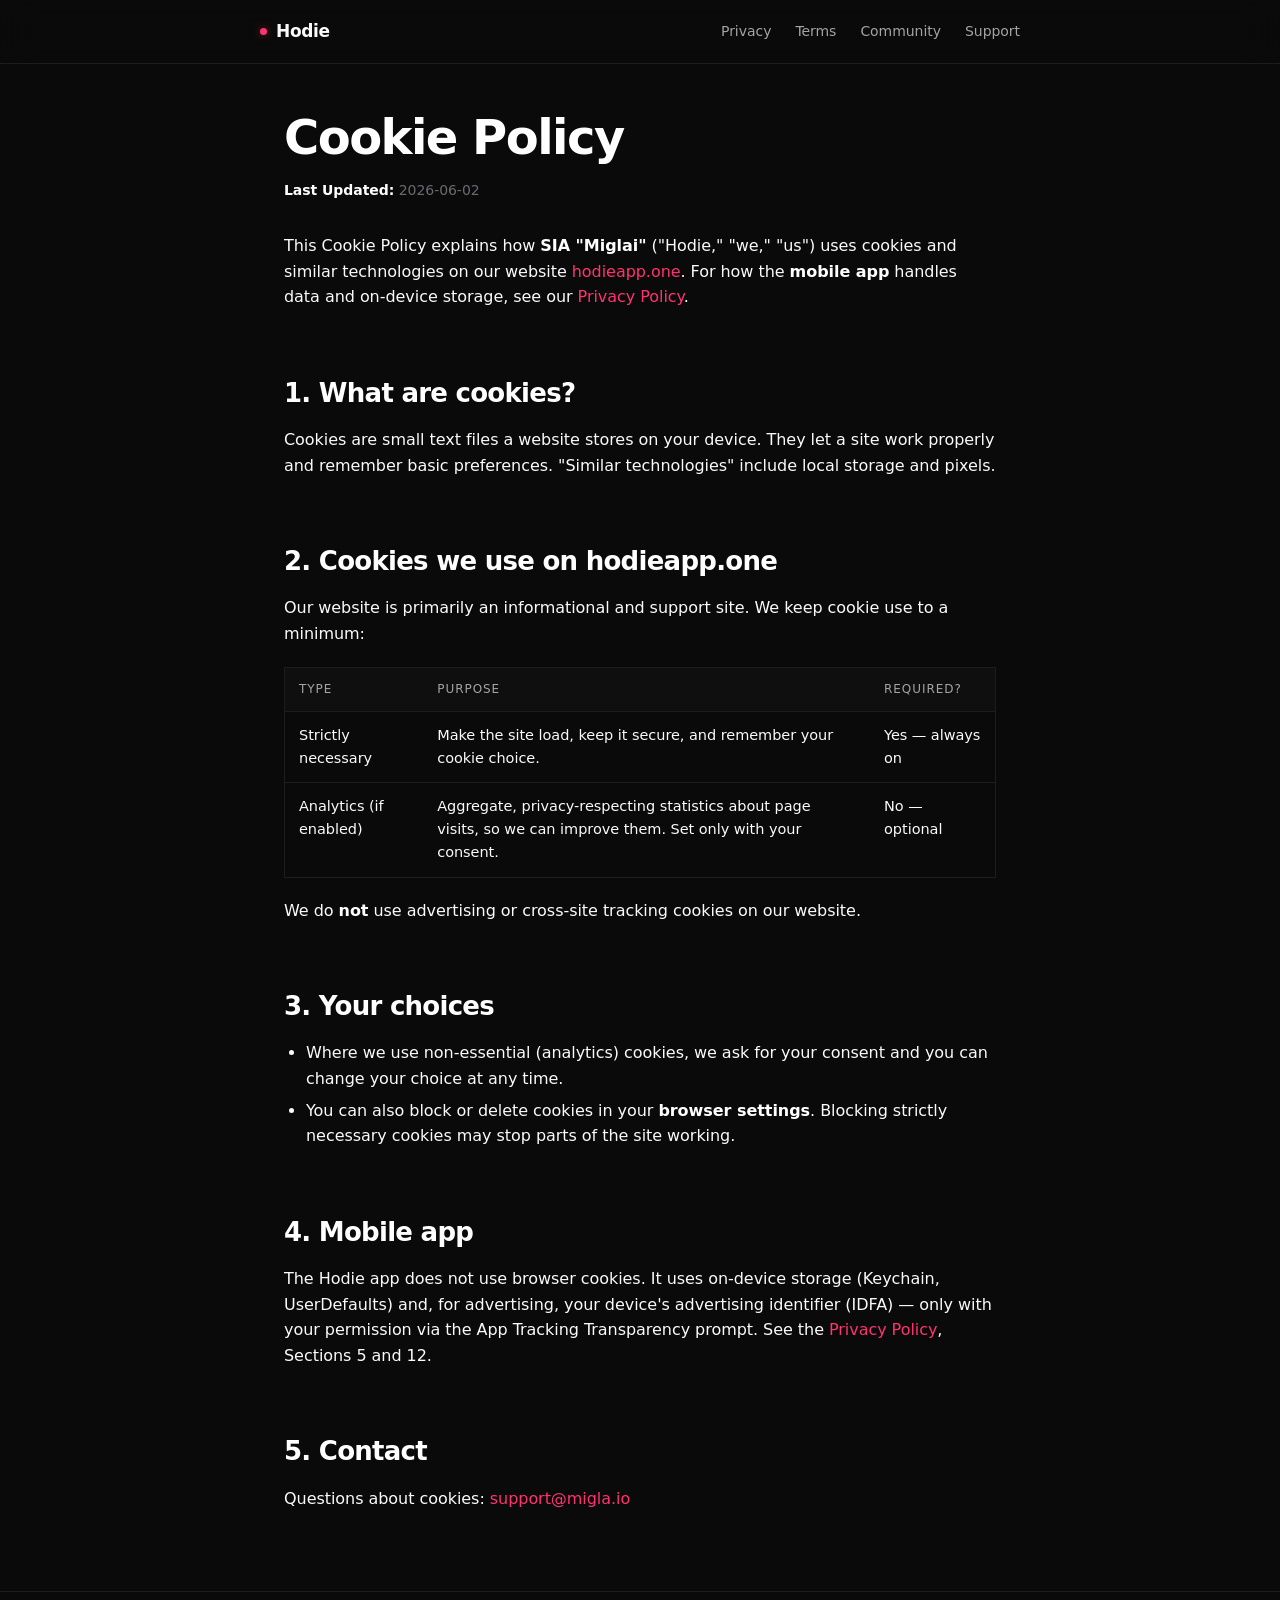
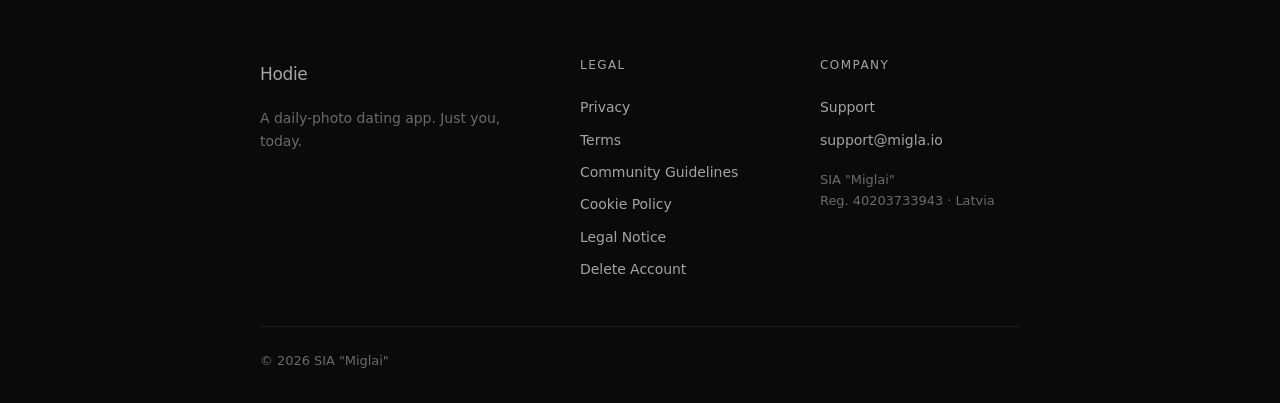
<file: cookie-policy.html>
<!doctype html>
<html lang="en">
<head>
  <meta charset="utf-8">
  <meta name="viewport" content="width=device-width, initial-scale=1">
  <title>Cookie Policy — Hodie</title>
  <meta name="description" content="How Hodie uses cookies on hodieapp.one.">
  <meta name="theme-color" content="#08080a">
  <link rel="canonical" href="https://www.hodieapp.one/cookie-policy">
  <meta property="og:title" content="Cookie Policy — Hodie">
  <meta property="og:url" content="https://www.hodieapp.one/cookie-policy">
  <meta property="og:type" content="article">
  <link rel="icon" href="data:image/svg+xml,%3Csvg xmlns='http://www.w3.org/2000/svg' viewBox='0 0 24 24'%3E%3Cpath d='M12 21s-7-4.35-7-10.5A4.5 4.5 0 0 1 12 6a4.5 4.5 0 0 1 7 4.5C19 16.65 12 21 12 21z' fill='%23ff2d6f'/%3E%3C/svg%3E">
  <link rel="stylesheet" href="styles.css">
</head>
<body>
  <nav>
    <div class="inner">
      <a href="index.html" class="logo"><span class="dot"></span>Hodie</a>
      <div class="links">
        <a href="privacy.html">Privacy</a>
        <a href="terms.html">Terms</a>
        <a href="community-guidelines.html">Community</a>
        <a href="support.html">Support</a>
      </div>
    </div>
  </nav>

  <main class="wrap">
    <h1>Cookie Policy</h1>
    <p class="meta"><strong>Last Updated:</strong> 2026-06-02</p>

    <p>This Cookie Policy explains how <strong>SIA "Miglai"</strong> ("Hodie," "we," "us") uses cookies and similar technologies on our website <a href="https://www.hodieapp.one">hodieapp.one</a>. For how the <strong>mobile app</strong> handles data and on-device storage, see our <a href="privacy.html">Privacy Policy</a>.</p>

    <h2>1. What are cookies?</h2>
    <p>Cookies are small text files a website stores on your device. They let a site work properly and remember basic preferences. "Similar technologies" include local storage and pixels.</p>

    <h2>2. Cookies we use on hodieapp.one</h2>
    <p>Our website is primarily an informational and support site. We keep cookie use to a minimum:</p>
    <table>
      <thead><tr><th>Type</th><th>Purpose</th><th>Required?</th></tr></thead>
      <tbody>
        <tr><td>Strictly necessary</td><td>Make the site load, keep it secure, and remember your cookie choice.</td><td>Yes — always on</td></tr>
        <tr><td>Analytics (if enabled)</td><td>Aggregate, privacy-respecting statistics about page visits, so we can improve them. Set only with your consent.</td><td>No — optional</td></tr>
      </tbody>
    </table>
    <p>We do <strong>not</strong> use advertising or cross-site tracking cookies on our website.</p>

    <h2>3. Your choices</h2>
    <ul>
      <li>Where we use non-essential (analytics) cookies, we ask for your consent and you can change your choice at any time.</li>
      <li>You can also block or delete cookies in your <strong>browser settings</strong>. Blocking strictly necessary cookies may stop parts of the site working.</li>
    </ul>

    <h2>4. Mobile app</h2>
    <p>The Hodie app does not use browser cookies. It uses on-device storage (Keychain, UserDefaults) and, for advertising, your device's advertising identifier (IDFA) — only with your permission via the App Tracking Transparency prompt. See the <a href="privacy.html">Privacy Policy</a>, Sections 5 and 12.</p>

    <h2>5. Contact</h2>
    <p>Questions about cookies: <a href="mailto:support@migla.io">support@migla.io</a></p>
  </main>

  <footer>
    <div class="footer-grid">
      <div>
        <a href="index.html" class="logo"><span class="dot"></span>Hodie</a>
        <p class="footer-tag">A daily-photo dating app. Just you, today.</p>
      </div>
      <div>
        <h4>Legal</h4>
        <a href="privacy.html">Privacy</a>
        <a href="terms.html">Terms</a>
        <a href="community-guidelines.html">Community Guidelines</a>
        <a href="cookie-policy.html">Cookie Policy</a>
        <a href="legal-notice.html">Legal Notice</a>
        <a href="account-deletion.html">Delete Account</a>
      </div>
      <div>
        <h4>Company</h4>
        <a href="support.html">Support</a>
        <a href="mailto:support@migla.io">support@migla.io</a>
        <span class="footer-meta">SIA "Miglai"<br>Reg. 40203733943 · Latvia</span>
      </div>
    </div>
    <div class="footer-bottom">© 2026 SIA "Miglai"</div>
  </footer>
</body>
</html>
</file>
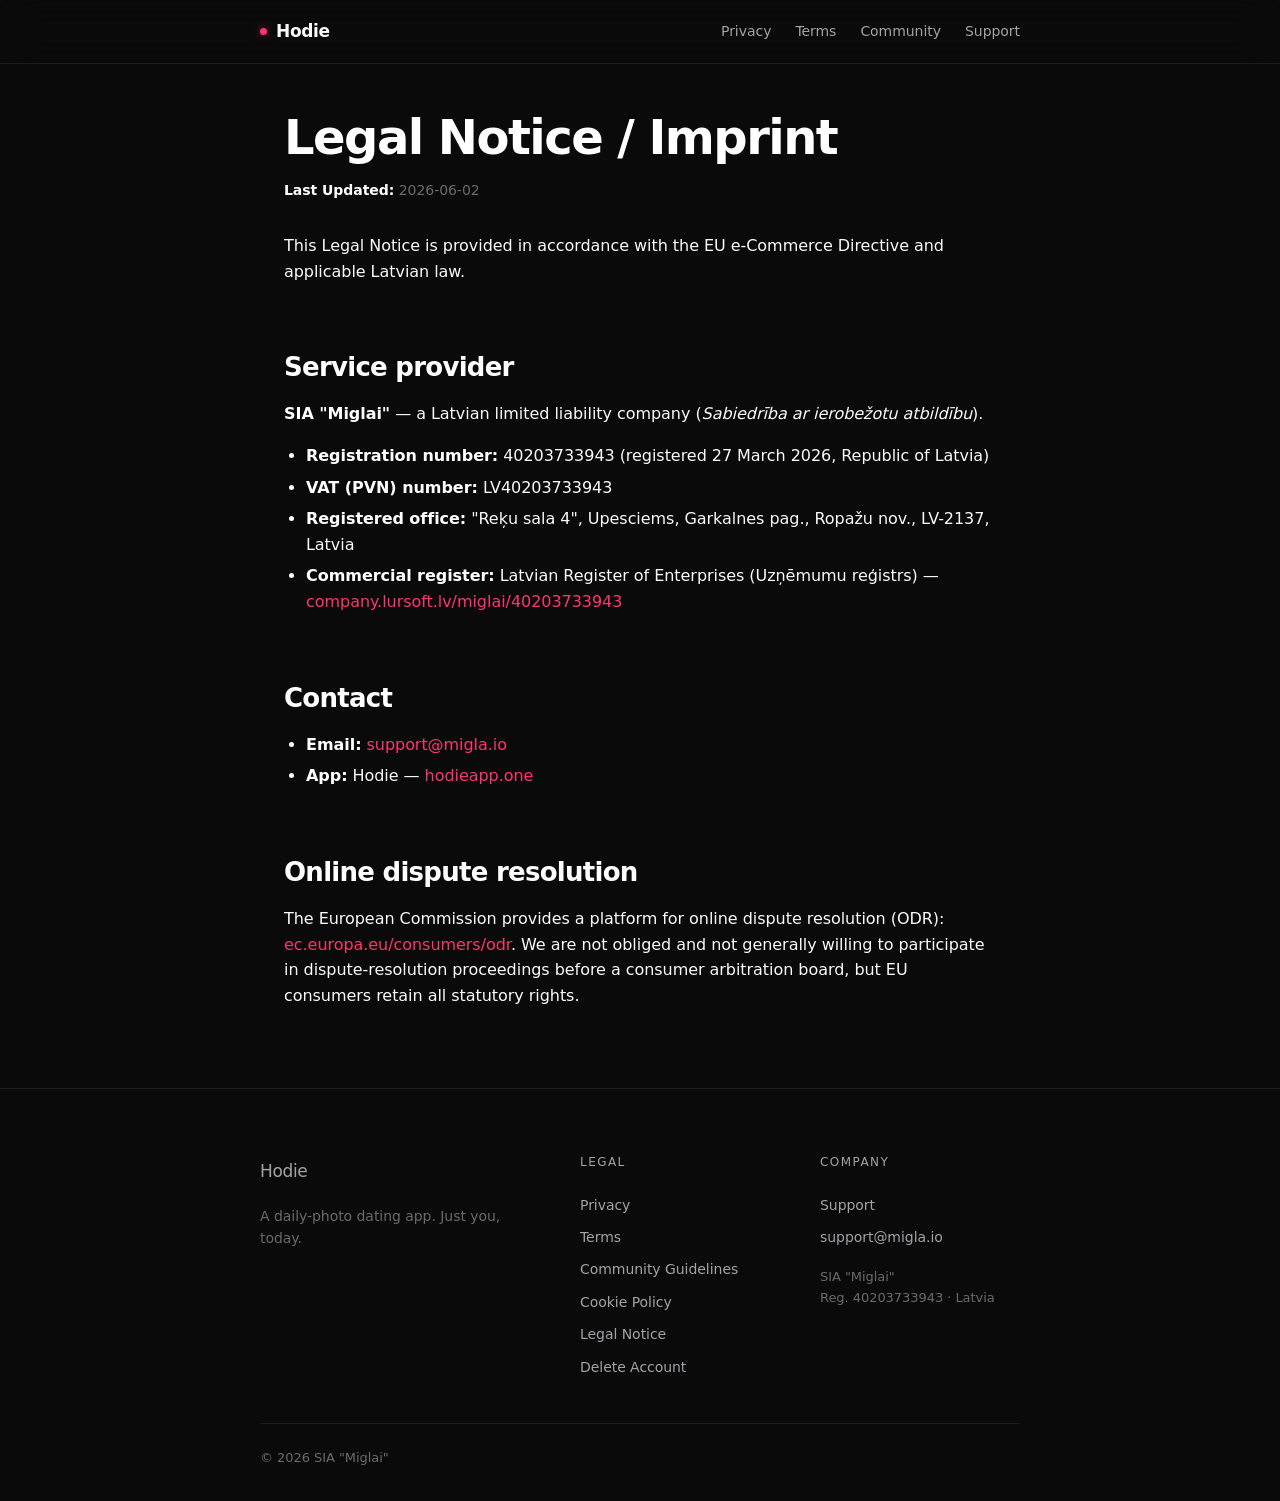
<file: legal-notice.html>
<!doctype html>
<html lang="en">
<head>
  <meta charset="utf-8">
  <meta name="viewport" content="width=device-width, initial-scale=1">
  <title>Legal Notice — Hodie</title>
  <meta name="description" content="Legal Notice / Imprint for Hodie, operated by SIA Miglai.">
  <meta name="theme-color" content="#08080a">
  <link rel="canonical" href="https://www.hodieapp.one/legal-notice">
  <meta property="og:title" content="Legal Notice — Hodie">
  <meta property="og:url" content="https://www.hodieapp.one/legal-notice">
  <meta property="og:type" content="article">
  <link rel="icon" href="data:image/svg+xml,%3Csvg xmlns='http://www.w3.org/2000/svg' viewBox='0 0 24 24'%3E%3Cpath d='M12 21s-7-4.35-7-10.5A4.5 4.5 0 0 1 12 6a4.5 4.5 0 0 1 7 4.5C19 16.65 12 21 12 21z' fill='%23ff2d6f'/%3E%3C/svg%3E">
  <link rel="stylesheet" href="styles.css">
</head>
<body>
  <nav>
    <div class="inner">
      <a href="index.html" class="logo"><span class="dot"></span>Hodie</a>
      <div class="links">
        <a href="privacy.html">Privacy</a>
        <a href="terms.html">Terms</a>
        <a href="community-guidelines.html">Community</a>
        <a href="support.html">Support</a>
      </div>
    </div>
  </nav>

  <main class="wrap">
    <h1>Legal Notice / Imprint</h1>
    <p class="meta"><strong>Last Updated:</strong> 2026-06-02</p>
    <p>This Legal Notice is provided in accordance with the EU e-Commerce Directive and applicable Latvian law.</p>

    <h2>Service provider</h2>
    <p><strong>SIA "Miglai"</strong> — a Latvian limited liability company (<em>Sabiedrība ar ierobežotu atbildību</em>).</p>
    <ul>
      <li><strong>Registration number:</strong> 40203733943 (registered 27 March 2026, Republic of Latvia)</li>
      <li><strong>VAT (PVN) number:</strong> LV40203733943</li>
      <li><strong>Registered office:</strong> "Reķu sala 4", Upesciems, Garkalnes pag., Ropažu nov., LV-2137, Latvia</li>
      <li><strong>Commercial register:</strong> Latvian Register of Enterprises (Uzņēmumu reģistrs) — <a href="https://company.lursoft.lv/miglai/40203733943">company.lursoft.lv/miglai/40203733943</a></li>
    </ul>

    <h2>Contact</h2>
    <ul>
      <li><strong>Email:</strong> <a href="mailto:support@migla.io">support@migla.io</a></li>
      <li><strong>App:</strong> Hodie — <a href="https://www.hodieapp.one">hodieapp.one</a></li>
    </ul>

    <h2>Online dispute resolution</h2>
    <p>The European Commission provides a platform for online dispute resolution (ODR): <a href="https://ec.europa.eu/consumers/odr">ec.europa.eu/consumers/odr</a>. We are not obliged and not generally willing to participate in dispute-resolution proceedings before a consumer arbitration board, but EU consumers retain all statutory rights.</p>
  </main>

  <footer>
    <div class="footer-grid">
      <div>
        <a href="index.html" class="logo"><span class="dot"></span>Hodie</a>
        <p class="footer-tag">A daily-photo dating app. Just you, today.</p>
      </div>
      <div>
        <h4>Legal</h4>
        <a href="privacy.html">Privacy</a>
        <a href="terms.html">Terms</a>
        <a href="community-guidelines.html">Community Guidelines</a>
        <a href="cookie-policy.html">Cookie Policy</a>
        <a href="legal-notice.html">Legal Notice</a>
        <a href="account-deletion.html">Delete Account</a>
      </div>
      <div>
        <h4>Company</h4>
        <a href="support.html">Support</a>
        <a href="mailto:support@migla.io">support@migla.io</a>
        <span class="footer-meta">SIA "Miglai"<br>Reg. 40203733943 · Latvia</span>
      </div>
    </div>
    <div class="footer-bottom">© 2026 SIA "Miglai"</div>
  </footer>
</body>
</html>
</file>
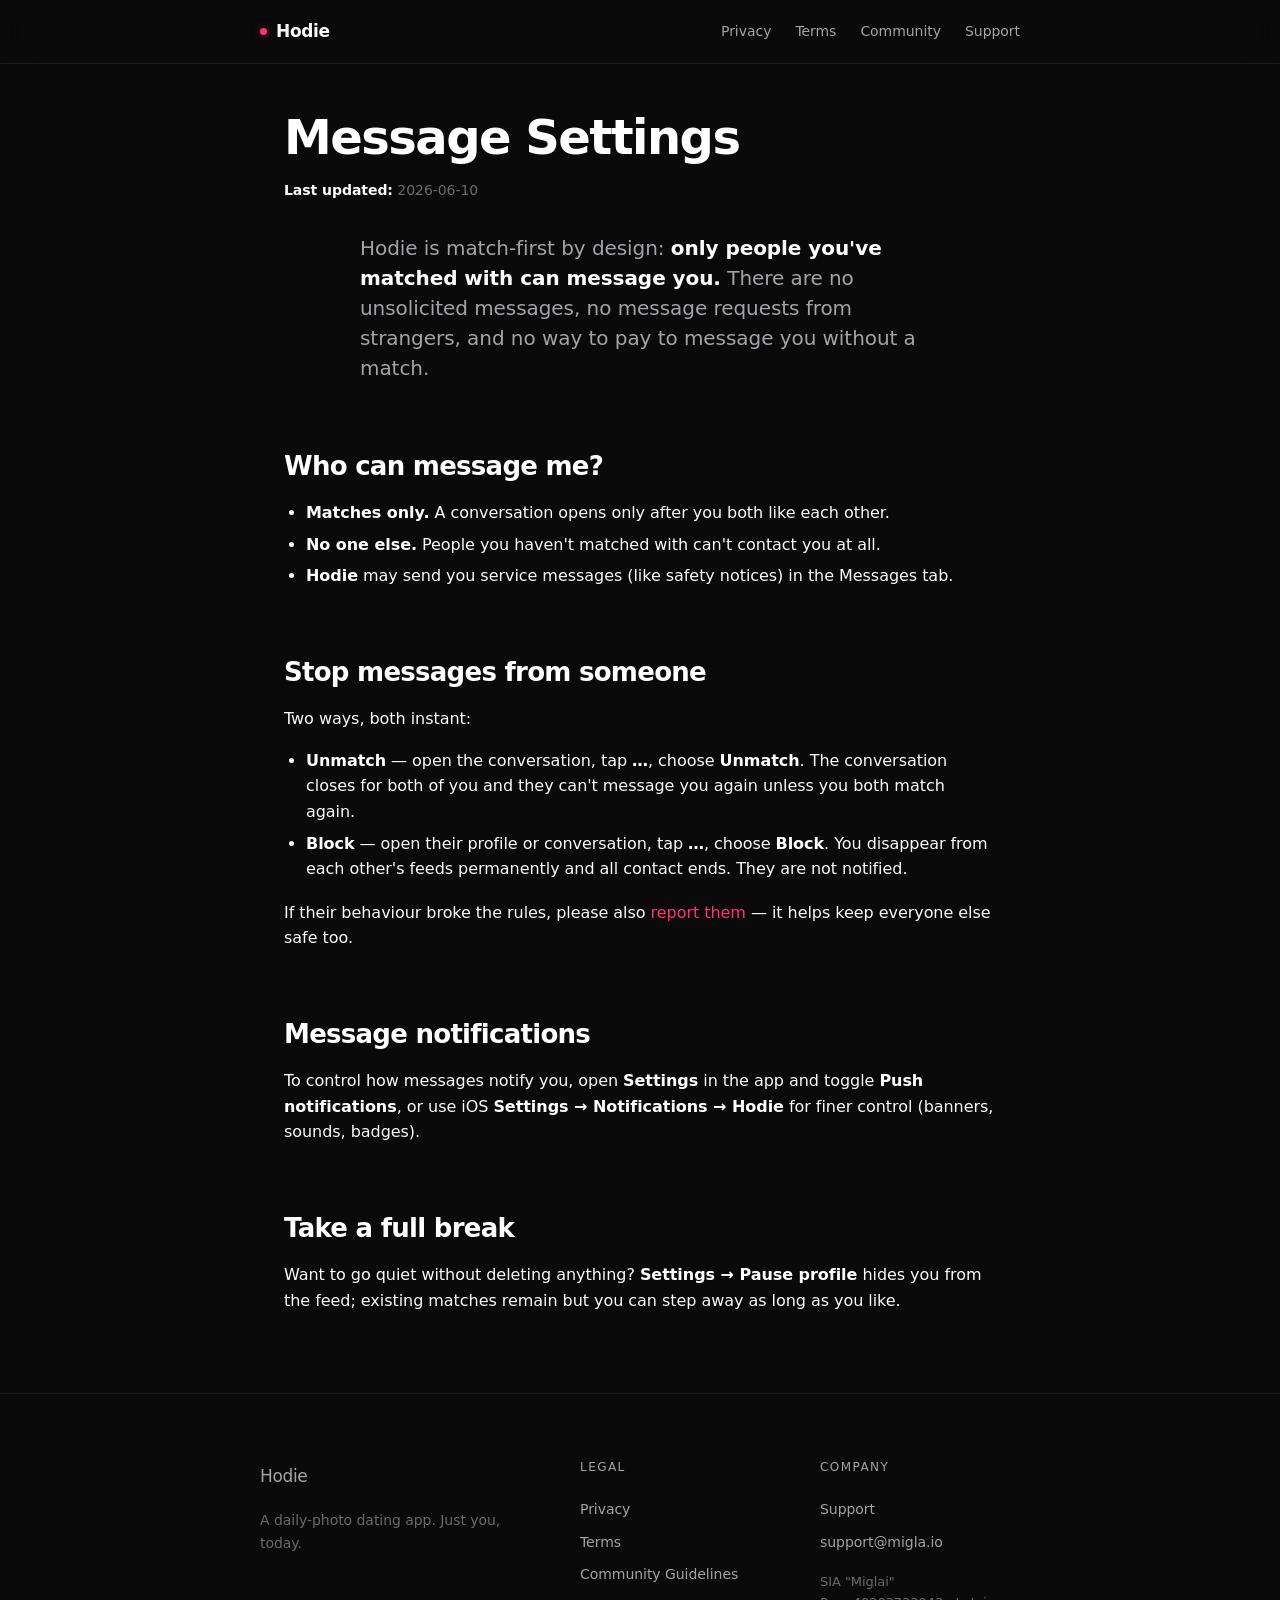
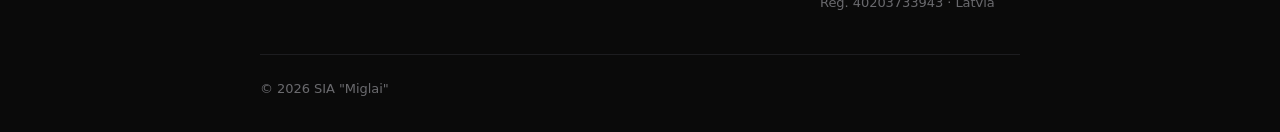
<file: message-settings.html>
<!doctype html>
<html lang="en">
<head>
  <meta charset="utf-8">
  <meta name="viewport" content="width=device-width, initial-scale=1">
  <title>Message Settings — Hodie</title>
  <meta name="description" content="Who can message you on Hodie, and how to stop messages from someone.">
  <meta name="theme-color" content="#0a0a0a">
  <link rel="canonical" href="https://www.hodieapp.one/message-settings">
  <meta property="og:title" content="Message Settings — Hodie">
  <meta property="og:url" content="https://www.hodieapp.one/message-settings">
  <meta property="og:type" content="website">
  <link rel="icon" href="data:image/svg+xml,%3Csvg xmlns='http://www.w3.org/2000/svg' viewBox='0 0 24 24'%3E%3Cpath d='M12 21s-7-4.35-7-10.5A4.5 4.5 0 0 1 12 6a4.5 4.5 0 0 1 7 4.5C19 16.65 12 21 12 21z' fill='%23ff3370'/%3E%3C/svg%3E">
  <link rel="stylesheet" href="styles.css">
</head>
<body>
  <nav>
    <div class="inner">
      <a href="index.html" class="logo"><span class="dot"></span>Hodie</a>
      <div class="links">
        <a href="privacy.html">Privacy</a>
        <a href="terms.html">Terms</a>
        <a href="community-guidelines.html">Community</a>
        <a href="support.html">Support</a>
      </div>
    </div>
  </nav>

  <main class="wrap">
    <h1>Message Settings</h1>
    <p class="meta"><strong>Last updated:</strong> 2026-06-10</p>

    <p class="lead">Hodie is match-first by design: <strong>only people you've matched with can message you.</strong> There are no unsolicited messages, no message requests from strangers, and no way to pay to message you without a match.</p>

    <h2>Who can message me?</h2>
    <ul>
      <li><strong>Matches only.</strong> A conversation opens only after you both like each other.</li>
      <li><strong>No one else.</strong> People you haven't matched with can't contact you at all.</li>
      <li><strong>Hodie</strong> may send you service messages (like safety notices) in the Messages tab.</li>
    </ul>

    <h2>Stop messages from someone</h2>
    <p>Two ways, both instant:</p>
    <ul>
      <li><strong>Unmatch</strong> — open the conversation, tap <strong>&hellip;</strong>, choose <strong>Unmatch</strong>. The conversation closes for both of you and they can't message you again unless you both match again.</li>
      <li><strong>Block</strong> — open their profile or conversation, tap <strong>&hellip;</strong>, choose <strong>Block</strong>. You disappear from each other's feeds permanently and all contact ends. They are not notified.</li>
    </ul>
    <p>If their behaviour broke the rules, please also <a href="report.html">report them</a> — it helps keep everyone else safe too.</p>

    <h2>Message notifications</h2>
    <p>To control how messages notify you, open <strong>Settings</strong> in the app and toggle <strong>Push notifications</strong>, or use iOS <strong>Settings &rarr; Notifications &rarr; Hodie</strong> for finer control (banners, sounds, badges).</p>

    <h2>Take a full break</h2>
    <p>Want to go quiet without deleting anything? <strong>Settings &rarr; Pause profile</strong> hides you from the feed; existing matches remain but you can step away as long as you like.</p>
  </main>

  <footer>
    <div class="footer-grid">
      <div>
        <a href="index.html" class="logo"><span class="dot"></span>Hodie</a>
        <p class="footer-tag">A daily-photo dating app. Just you, today.</p>
      </div>
      <div>
        <h4>Legal</h4>
        <a href="privacy.html">Privacy</a>
        <a href="terms.html">Terms</a>
        <a href="community-guidelines.html">Community Guidelines</a>
      </div>
      <div>
        <h4>Company</h4>
        <a href="support.html">Support</a>
        <a href="mailto:support@migla.io">support@migla.io</a>
        <span class="footer-meta">SIA "Miglai"<br>Reg. 40203733943 · Latvia</span>
      </div>
    </div>
    <div class="footer-bottom">© 2026 SIA "Miglai"</div>
  </footer>
</body>
</html>
</file>
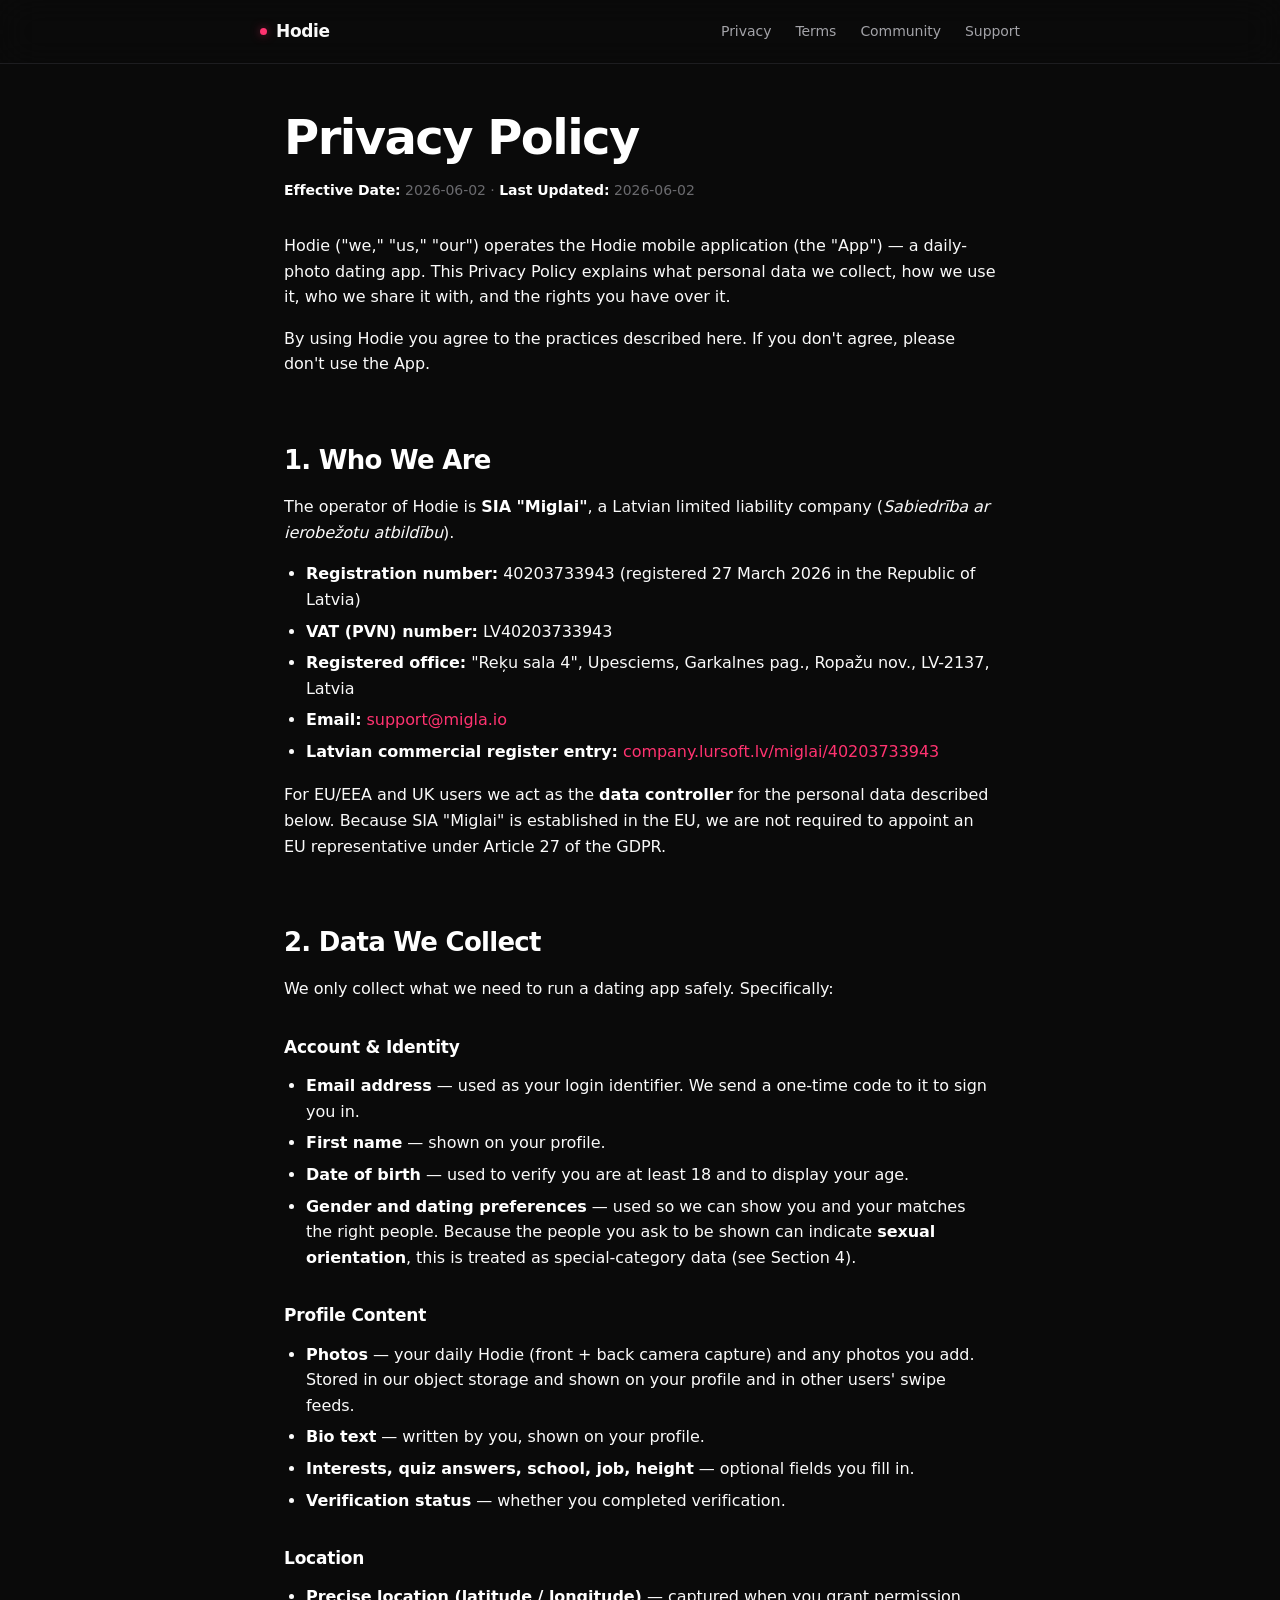
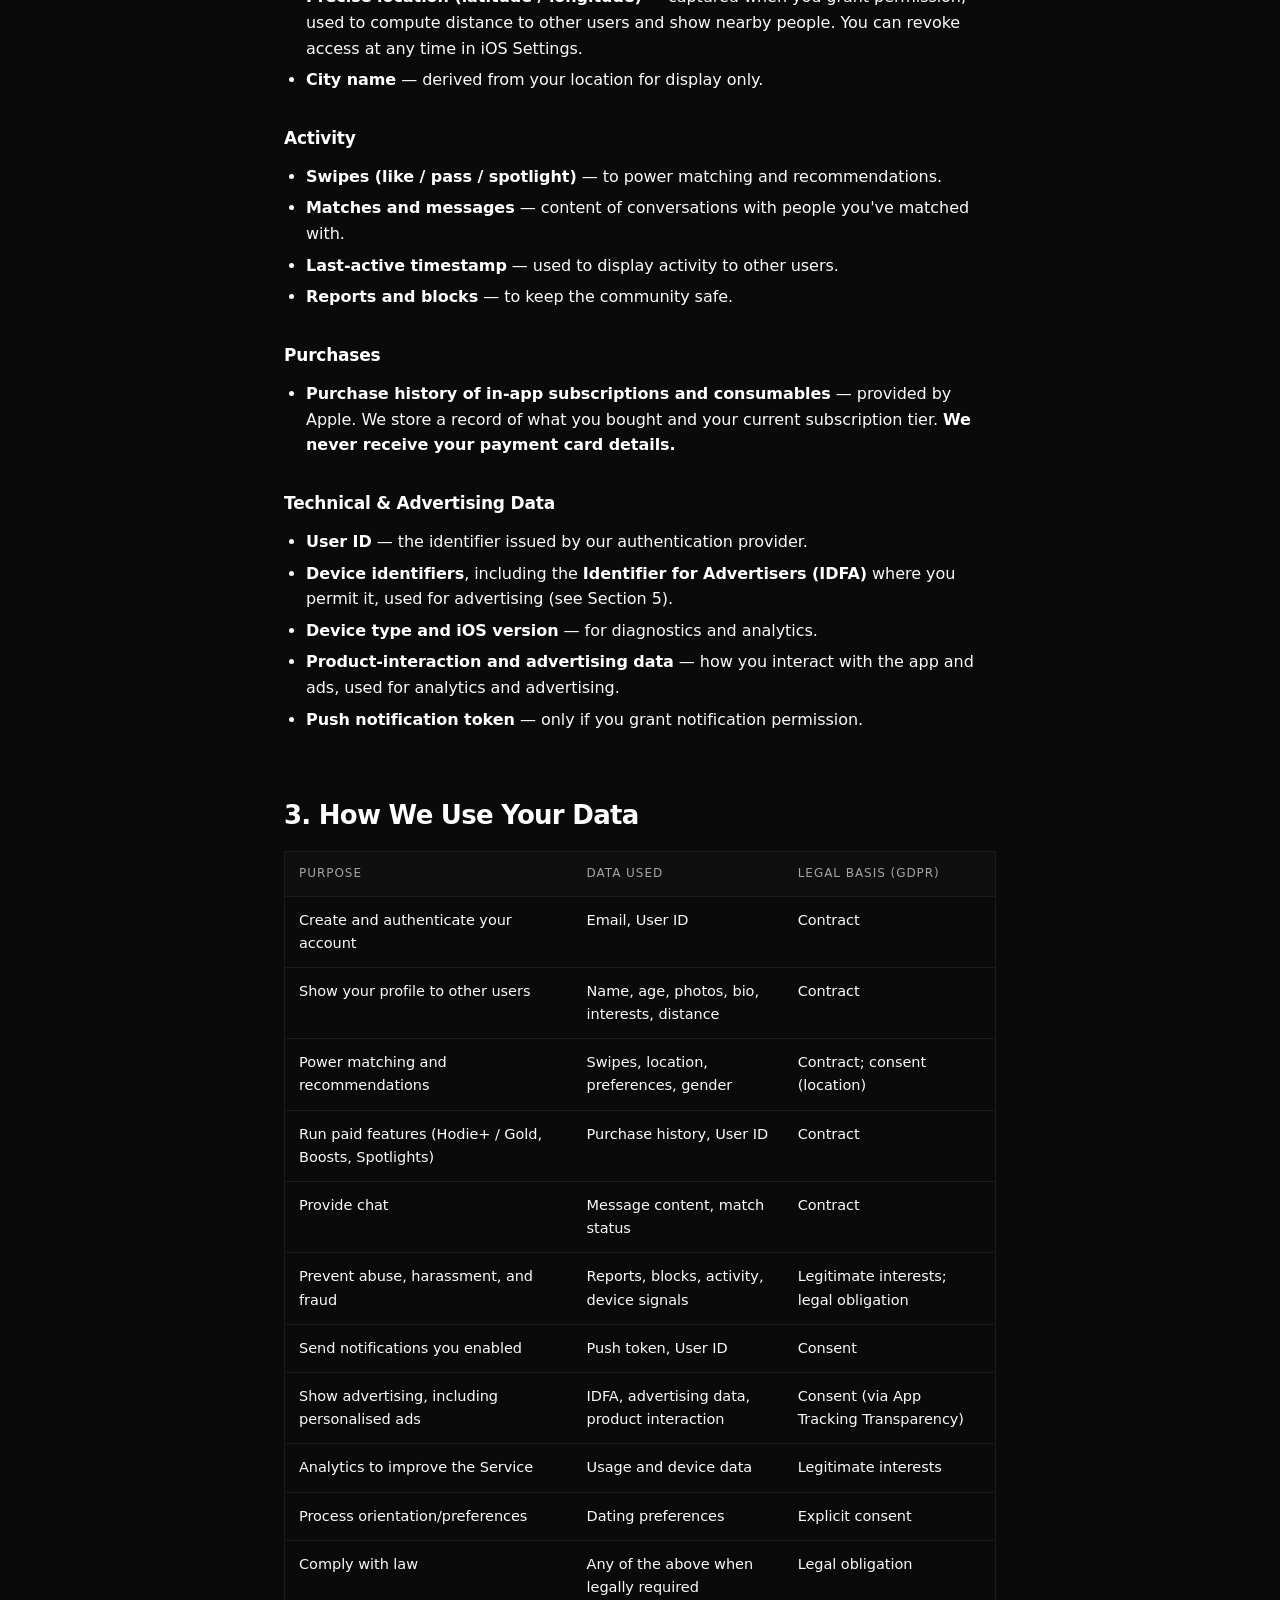
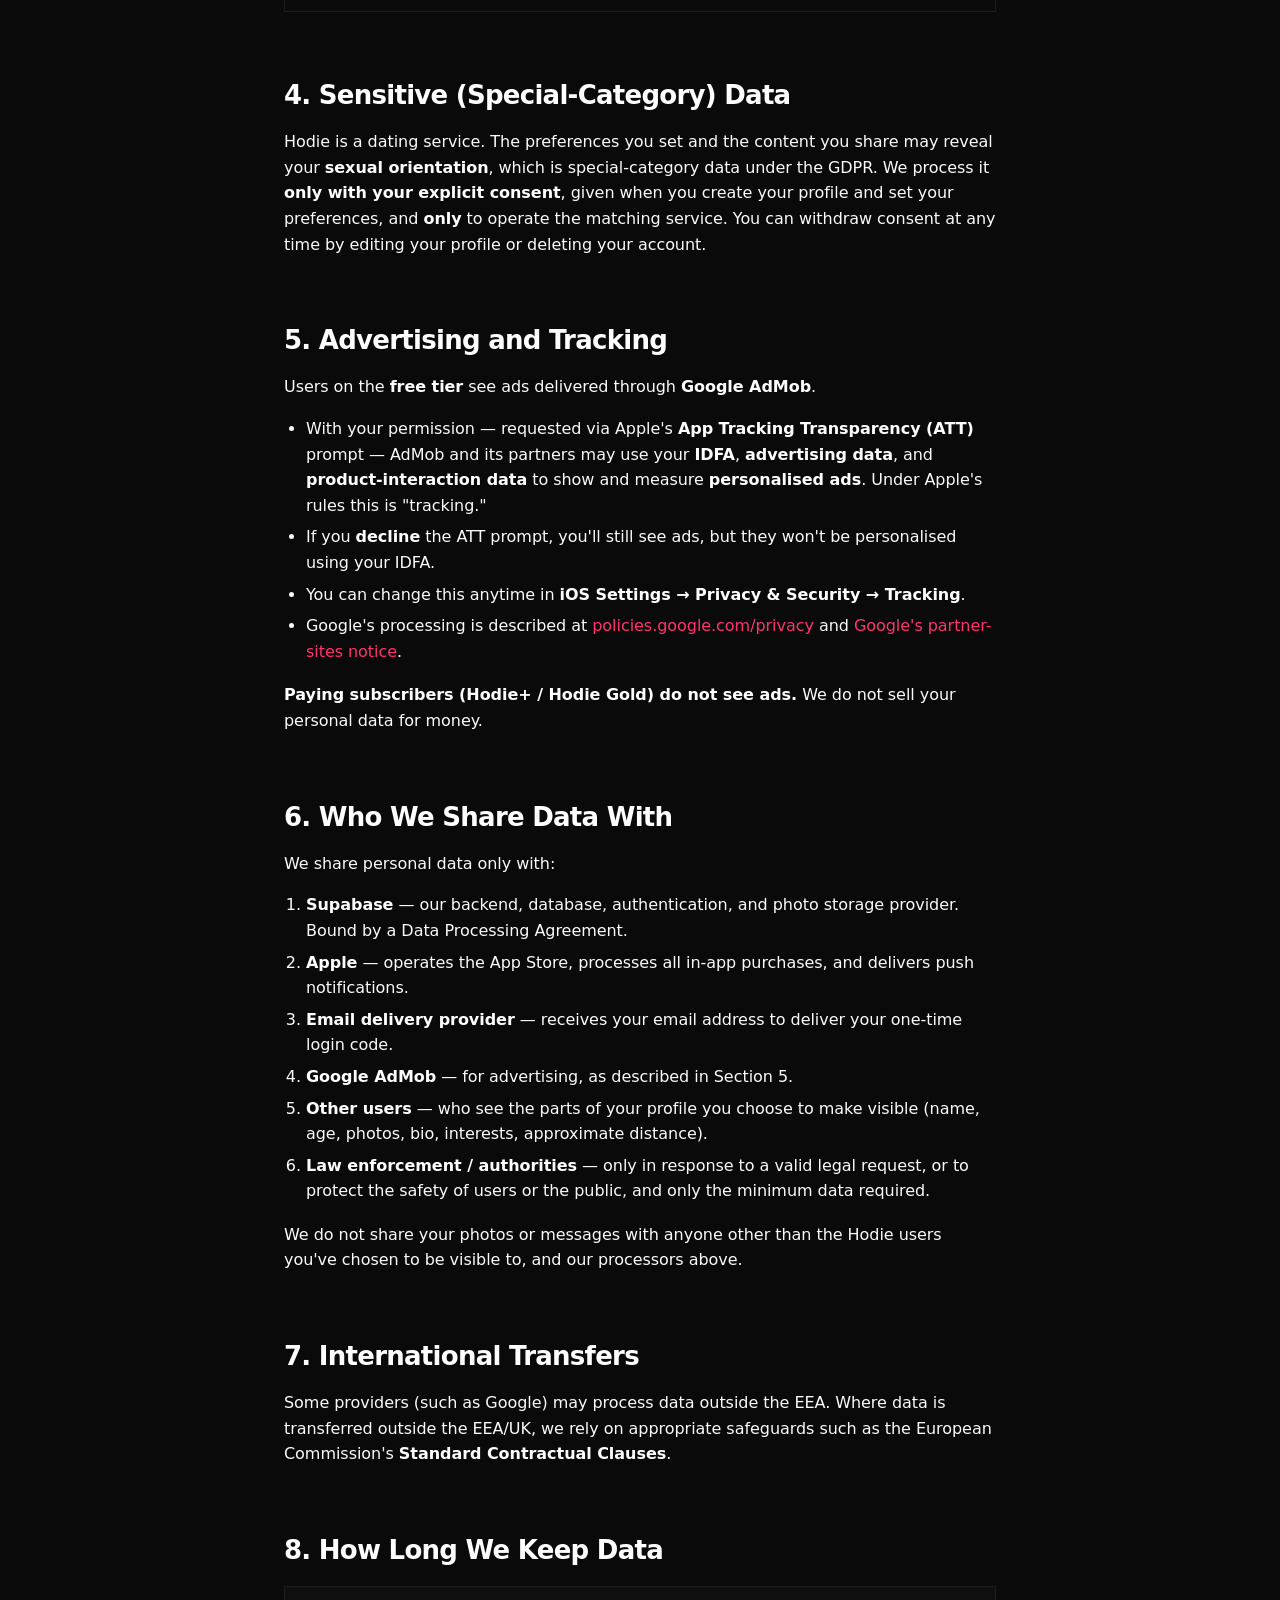
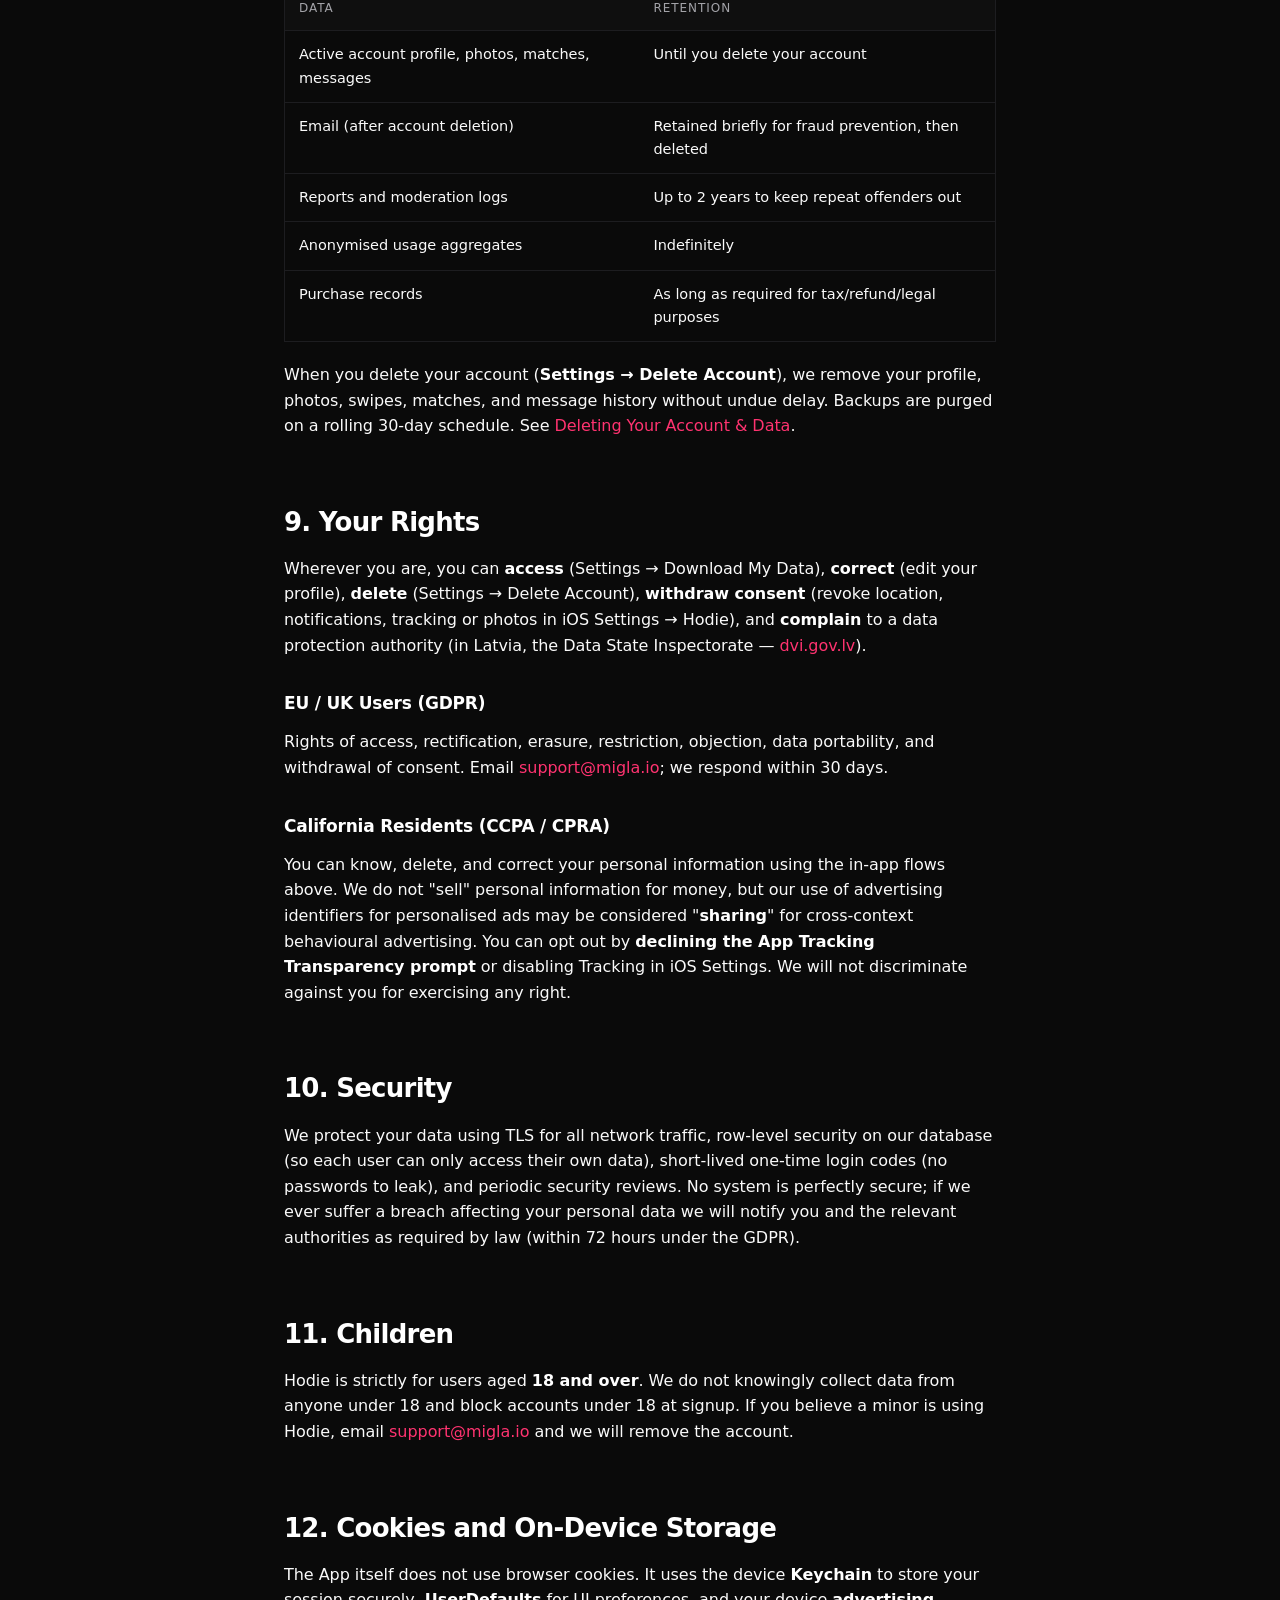
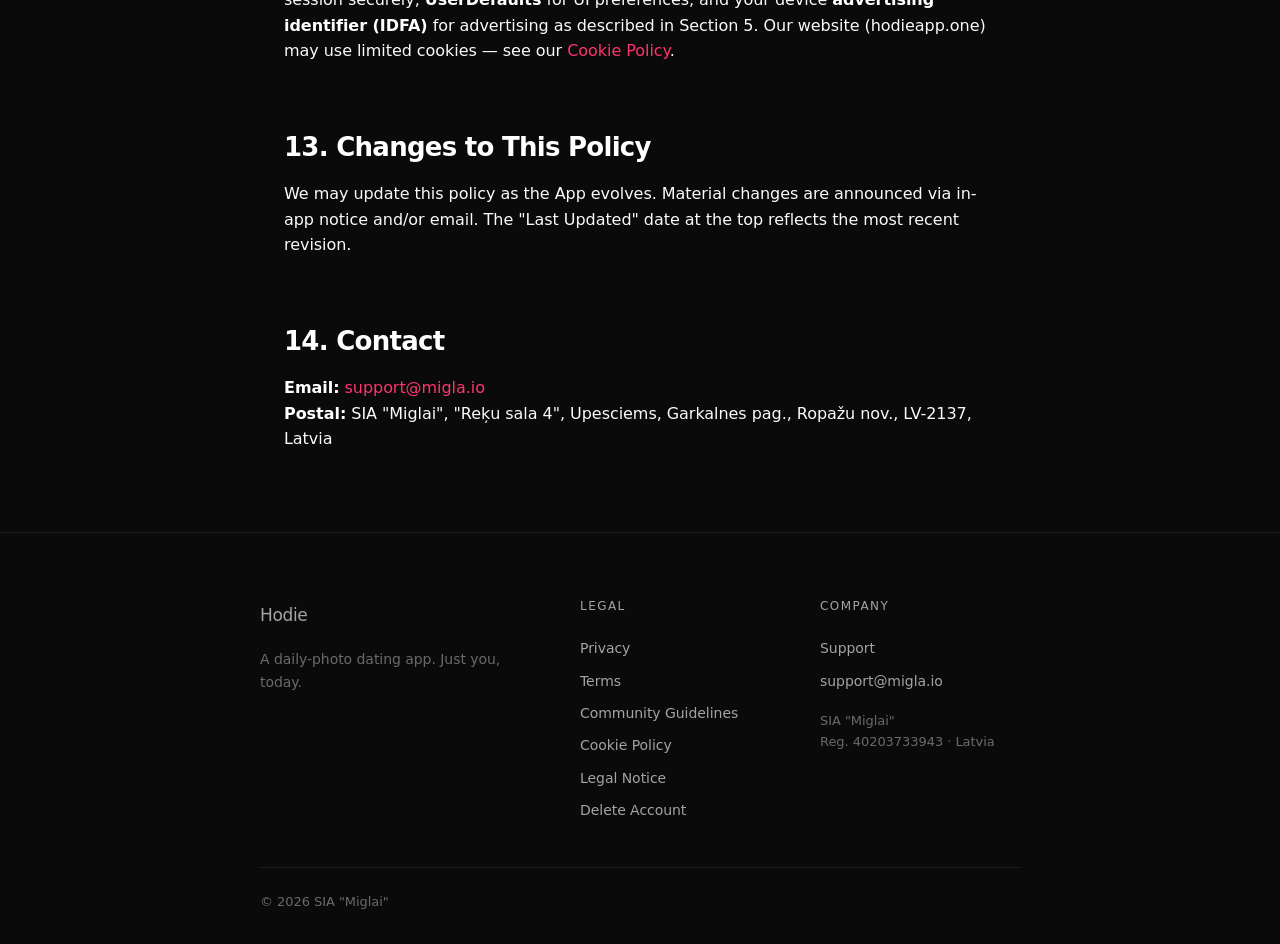
<file: privacy.html>
<!doctype html>
<html lang="en">
<head>
  <meta charset="utf-8">
  <meta name="viewport" content="width=device-width, initial-scale=1">
  <title>Privacy Policy — Hodie</title>
  <meta name="description" content="Hodie Privacy Policy. What we collect, how we use it, and your rights.">
  <meta name="theme-color" content="#08080a">
  <link rel="canonical" href="https://www.hodieapp.one/privacy">
  <meta property="og:title" content="Privacy Policy — Hodie">
  <meta property="og:url" content="https://www.hodieapp.one/privacy">
  <meta property="og:type" content="article">
  <link rel="icon" href="data:image/svg+xml,%3Csvg xmlns='http://www.w3.org/2000/svg' viewBox='0 0 24 24'%3E%3Cpath d='M12 21s-7-4.35-7-10.5A4.5 4.5 0 0 1 12 6a4.5 4.5 0 0 1 7 4.5C19 16.65 12 21 12 21z' fill='%23ff2d6f'/%3E%3C/svg%3E">
  <link rel="stylesheet" href="styles.css">
</head>
<body>
  <nav>
    <div class="inner">
      <a href="index.html" class="logo"><span class="dot"></span>Hodie</a>
      <div class="links">
        <a href="privacy.html">Privacy</a>
        <a href="terms.html">Terms</a>
        <a href="community-guidelines.html">Community</a>
        <a href="support.html">Support</a>
      </div>
    </div>
  </nav>

  <main class="wrap">
    <h1>Privacy Policy</h1>
    <p class="meta"><strong>Effective Date:</strong> 2026-06-02 &middot; <strong>Last Updated:</strong> 2026-06-02</p>

    <p>Hodie ("we," "us," "our") operates the Hodie mobile application (the "App") — a daily-photo dating app. This Privacy Policy explains what personal data we collect, how we use it, who we share it with, and the rights you have over it.</p>
    <p>By using Hodie you agree to the practices described here. If you don't agree, please don't use the App.</p>

    <h2>1. Who We Are</h2>
    <p>The operator of Hodie is <strong>SIA "Miglai"</strong>, a Latvian limited liability company (<em>Sabiedrība ar ierobežotu atbildību</em>).</p>
    <ul>
      <li><strong>Registration number:</strong> 40203733943 (registered 27 March 2026 in the Republic of Latvia)</li>
      <li><strong>VAT (PVN) number:</strong> LV40203733943</li>
      <li><strong>Registered office:</strong> "Reķu sala 4", Upesciems, Garkalnes pag., Ropažu nov., LV-2137, Latvia</li>
      <li><strong>Email:</strong> <a href="mailto:support@migla.io">support@migla.io</a></li>
      <li><strong>Latvian commercial register entry:</strong> <a href="https://company.lursoft.lv/miglai/40203733943">company.lursoft.lv/miglai/40203733943</a></li>
    </ul>
    <p>For EU/EEA and UK users we act as the <strong>data controller</strong> for the personal data described below. Because SIA "Miglai" is established in the EU, we are not required to appoint an EU representative under Article 27 of the GDPR.</p>

    <h2>2. Data We Collect</h2>
    <p>We only collect what we need to run a dating app safely. Specifically:</p>

    <h3>Account &amp; Identity</h3>
    <ul>
      <li><strong>Email address</strong> — used as your login identifier. We send a one-time code to it to sign you in.</li>
      <li><strong>First name</strong> — shown on your profile.</li>
      <li><strong>Date of birth</strong> — used to verify you are at least 18 and to display your age.</li>
      <li><strong>Gender and dating preferences</strong> — used so we can show you and your matches the right people. Because the people you ask to be shown can indicate <strong>sexual orientation</strong>, this is treated as special-category data (see Section 4).</li>
    </ul>

    <h3>Profile Content</h3>
    <ul>
      <li><strong>Photos</strong> — your daily Hodie (front + back camera capture) and any photos you add. Stored in our object storage and shown on your profile and in other users' swipe feeds.</li>
      <li><strong>Bio text</strong> — written by you, shown on your profile.</li>
      <li><strong>Interests, quiz answers, school, job, height</strong> — optional fields you fill in.</li>
      <li><strong>Verification status</strong> — whether you completed verification.</li>
    </ul>

    <h3>Location</h3>
    <ul>
      <li><strong>Precise location (latitude / longitude)</strong> — captured when you grant permission, used to compute distance to other users and show nearby people. You can revoke access at any time in iOS Settings.</li>
      <li><strong>City name</strong> — derived from your location for display only.</li>
    </ul>

    <h3>Activity</h3>
    <ul>
      <li><strong>Swipes (like / pass / spotlight)</strong> — to power matching and recommendations.</li>
      <li><strong>Matches and messages</strong> — content of conversations with people you've matched with.</li>
      <li><strong>Last-active timestamp</strong> — used to display activity to other users.</li>
      <li><strong>Reports and blocks</strong> — to keep the community safe.</li>
    </ul>

    <h3>Purchases</h3>
    <ul>
      <li><strong>Purchase history of in-app subscriptions and consumables</strong> — provided by Apple. We store a record of what you bought and your current subscription tier. <strong>We never receive your payment card details.</strong></li>
    </ul>

    <h3>Technical &amp; Advertising Data</h3>
    <ul>
      <li><strong>User ID</strong> — the identifier issued by our authentication provider.</li>
      <li><strong>Device identifiers</strong>, including the <strong>Identifier for Advertisers (IDFA)</strong> where you permit it, used for advertising (see Section 5).</li>
      <li><strong>Device type and iOS version</strong> — for diagnostics and analytics.</li>
      <li><strong>Product-interaction and advertising data</strong> — how you interact with the app and ads, used for analytics and advertising.</li>
      <li><strong>Push notification token</strong> — only if you grant notification permission.</li>
    </ul>

    <h2>3. How We Use Your Data</h2>
    <table>
      <thead><tr><th>Purpose</th><th>Data Used</th><th>Legal Basis (GDPR)</th></tr></thead>
      <tbody>
        <tr><td>Create and authenticate your account</td><td>Email, User ID</td><td>Contract</td></tr>
        <tr><td>Show your profile to other users</td><td>Name, age, photos, bio, interests, distance</td><td>Contract</td></tr>
        <tr><td>Power matching and recommendations</td><td>Swipes, location, preferences, gender</td><td>Contract; consent (location)</td></tr>
        <tr><td>Run paid features (Hodie+ / Gold, Boosts, Spotlights)</td><td>Purchase history, User ID</td><td>Contract</td></tr>
        <tr><td>Provide chat</td><td>Message content, match status</td><td>Contract</td></tr>
        <tr><td>Prevent abuse, harassment, and fraud</td><td>Reports, blocks, activity, device signals</td><td>Legitimate interests; legal obligation</td></tr>
        <tr><td>Send notifications you enabled</td><td>Push token, User ID</td><td>Consent</td></tr>
        <tr><td>Show advertising, including personalised ads</td><td>IDFA, advertising data, product interaction</td><td>Consent (via App Tracking Transparency)</td></tr>
        <tr><td>Analytics to improve the Service</td><td>Usage and device data</td><td>Legitimate interests</td></tr>
        <tr><td>Process orientation/preferences</td><td>Dating preferences</td><td>Explicit consent</td></tr>
        <tr><td>Comply with law</td><td>Any of the above when legally required</td><td>Legal obligation</td></tr>
      </tbody>
    </table>

    <h2>4. Sensitive (Special-Category) Data</h2>
    <p>Hodie is a dating service. The preferences you set and the content you share may reveal your <strong>sexual orientation</strong>, which is special-category data under the GDPR. We process it <strong>only with your explicit consent</strong>, given when you create your profile and set your preferences, and <strong>only</strong> to operate the matching service. You can withdraw consent at any time by editing your profile or deleting your account.</p>

    <h2>5. Advertising and Tracking</h2>
    <p>Users on the <strong>free tier</strong> see ads delivered through <strong>Google AdMob</strong>.</p>
    <ul>
      <li>With your permission — requested via Apple's <strong>App Tracking Transparency (ATT)</strong> prompt — AdMob and its partners may use your <strong>IDFA</strong>, <strong>advertising data</strong>, and <strong>product-interaction data</strong> to show and measure <strong>personalised ads</strong>. Under Apple's rules this is "tracking."</li>
      <li>If you <strong>decline</strong> the ATT prompt, you'll still see ads, but they won't be personalised using your IDFA.</li>
      <li>You can change this anytime in <strong>iOS Settings → Privacy &amp; Security → Tracking</strong>.</li>
      <li>Google's processing is described at <a href="https://policies.google.com/privacy">policies.google.com/privacy</a> and <a href="https://policies.google.com/technologies/partner-sites">Google's partner-sites notice</a>.</li>
    </ul>
    <p><strong>Paying subscribers (Hodie+ / Hodie Gold) do not see ads.</strong> We do not sell your personal data for money.</p>

    <h2>6. Who We Share Data With</h2>
    <p>We share personal data only with:</p>
    <ol>
      <li><strong>Supabase</strong> — our backend, database, authentication, and photo storage provider. Bound by a Data Processing Agreement.</li>
      <li><strong>Apple</strong> — operates the App Store, processes all in-app purchases, and delivers push notifications.</li>
      <li><strong>Email delivery provider</strong> — receives your email address to deliver your one-time login code.</li>
      <li><strong>Google AdMob</strong> — for advertising, as described in Section 5.</li>
      <li><strong>Other users</strong> — who see the parts of your profile you choose to make visible (name, age, photos, bio, interests, approximate distance).</li>
      <li><strong>Law enforcement / authorities</strong> — only in response to a valid legal request, or to protect the safety of users or the public, and only the minimum data required.</li>
    </ol>
    <p>We do not share your photos or messages with anyone other than the Hodie users you've chosen to be visible to, and our processors above.</p>

    <h2>7. International Transfers</h2>
    <p>Some providers (such as Google) may process data outside the EEA. Where data is transferred outside the EEA/UK, we rely on appropriate safeguards such as the European Commission's <strong>Standard Contractual Clauses</strong>.</p>

    <h2>8. How Long We Keep Data</h2>
    <table>
      <thead><tr><th>Data</th><th>Retention</th></tr></thead>
      <tbody>
        <tr><td>Active account profile, photos, matches, messages</td><td>Until you delete your account</td></tr>
        <tr><td>Email (after account deletion)</td><td>Retained briefly for fraud prevention, then deleted</td></tr>
        <tr><td>Reports and moderation logs</td><td>Up to 2 years to keep repeat offenders out</td></tr>
        <tr><td>Anonymised usage aggregates</td><td>Indefinitely</td></tr>
        <tr><td>Purchase records</td><td>As long as required for tax/refund/legal purposes</td></tr>
      </tbody>
    </table>
    <p>When you delete your account (<strong>Settings → Delete Account</strong>), we remove your profile, photos, swipes, matches, and message history without undue delay. Backups are purged on a rolling 30-day schedule. See <a href="account-deletion.html">Deleting Your Account &amp; Data</a>.</p>

    <h2>9. Your Rights</h2>
    <p>Wherever you are, you can <strong>access</strong> (Settings → Download My Data), <strong>correct</strong> (edit your profile), <strong>delete</strong> (Settings → Delete Account), <strong>withdraw consent</strong> (revoke location, notifications, tracking or photos in iOS Settings → Hodie), and <strong>complain</strong> to a data protection authority (in Latvia, the Data State Inspectorate — <a href="https://www.dvi.gov.lv">dvi.gov.lv</a>).</p>
    <h3>EU / UK Users (GDPR)</h3>
    <p>Rights of access, rectification, erasure, restriction, objection, data portability, and withdrawal of consent. Email <a href="mailto:support@migla.io">support@migla.io</a>; we respond within 30 days.</p>
    <h3>California Residents (CCPA / CPRA)</h3>
    <p>You can know, delete, and correct your personal information using the in-app flows above. We do not "sell" personal information for money, but our use of advertising identifiers for personalised ads may be considered "<strong>sharing</strong>" for cross-context behavioural advertising. You can opt out by <strong>declining the App Tracking Transparency prompt</strong> or disabling Tracking in iOS Settings. We will not discriminate against you for exercising any right.</p>

    <h2>10. Security</h2>
    <p>We protect your data using TLS for all network traffic, row-level security on our database (so each user can only access their own data), short-lived one-time login codes (no passwords to leak), and periodic security reviews. No system is perfectly secure; if we ever suffer a breach affecting your personal data we will notify you and the relevant authorities as required by law (within 72 hours under the GDPR).</p>

    <h2>11. Children</h2>
    <p>Hodie is strictly for users aged <strong>18 and over</strong>. We do not knowingly collect data from anyone under 18 and block accounts under 18 at signup. If you believe a minor is using Hodie, email <a href="mailto:support@migla.io">support@migla.io</a> and we will remove the account.</p>

    <h2>12. Cookies and On-Device Storage</h2>
    <p>The App itself does not use browser cookies. It uses the device <strong>Keychain</strong> to store your session securely, <strong>UserDefaults</strong> for UI preferences, and your device <strong>advertising identifier (IDFA)</strong> for advertising as described in Section 5. Our website (hodieapp.one) may use limited cookies — see our <a href="cookie-policy.html">Cookie Policy</a>.</p>

    <h2>13. Changes to This Policy</h2>
    <p>We may update this policy as the App evolves. Material changes are announced via in-app notice and/or email. The "Last Updated" date at the top reflects the most recent revision.</p>

    <h2>14. Contact</h2>
    <p><strong>Email:</strong> <a href="mailto:support@migla.io">support@migla.io</a><br>
    <strong>Postal:</strong> SIA "Miglai", "Reķu sala 4", Upesciems, Garkalnes pag., Ropažu nov., LV-2137, Latvia</p>
  </main>

  <footer>
    <div class="footer-grid">
      <div>
        <a href="index.html" class="logo"><span class="dot"></span>Hodie</a>
        <p class="footer-tag">A daily-photo dating app. Just you, today.</p>
      </div>
      <div>
        <h4>Legal</h4>
        <a href="privacy.html">Privacy</a>
        <a href="terms.html">Terms</a>
        <a href="community-guidelines.html">Community Guidelines</a>
        <a href="cookie-policy.html">Cookie Policy</a>
        <a href="legal-notice.html">Legal Notice</a>
        <a href="account-deletion.html">Delete Account</a>
      </div>
      <div>
        <h4>Company</h4>
        <a href="support.html">Support</a>
        <a href="mailto:support@migla.io">support@migla.io</a>
        <span class="footer-meta">SIA "Miglai"<br>Reg. 40203733943 · Latvia</span>
      </div>
    </div>
    <div class="footer-bottom">© 2026 SIA "Miglai"</div>
  </footer>
</body>
</html>
</file>
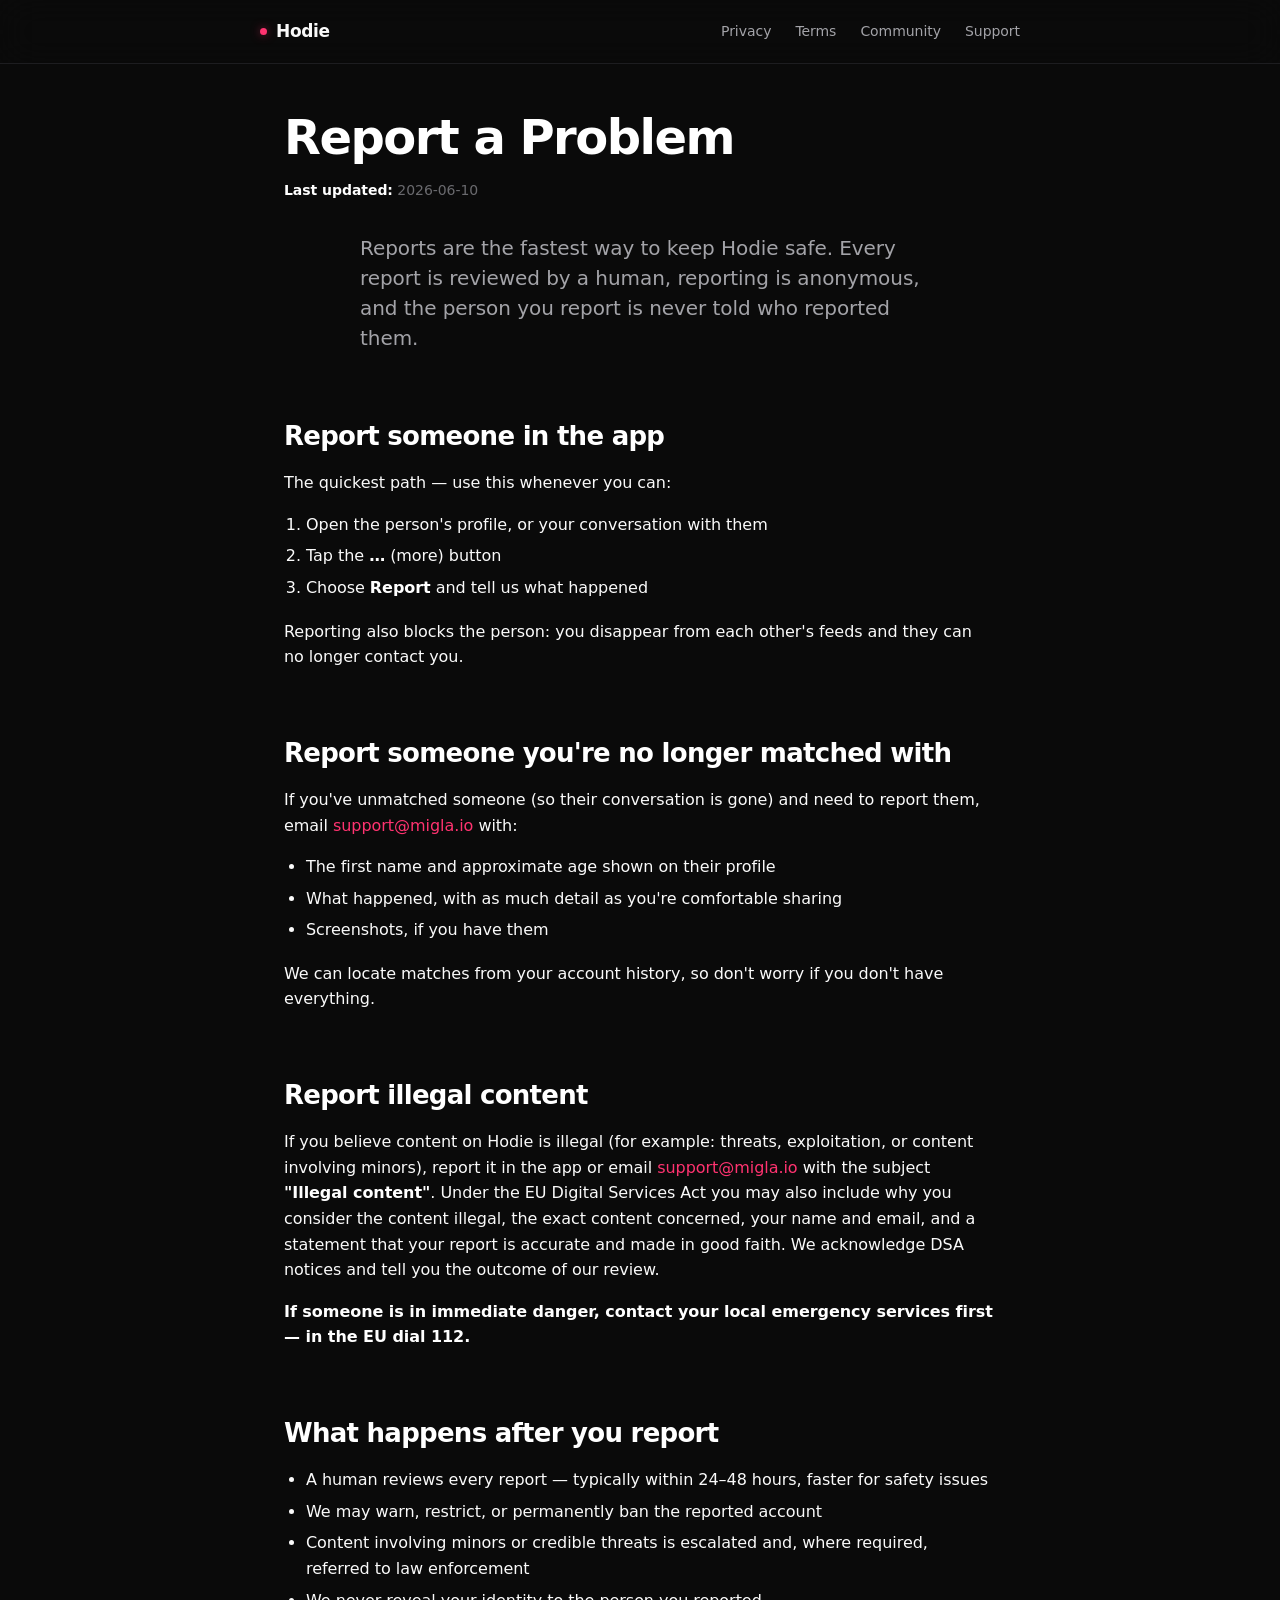
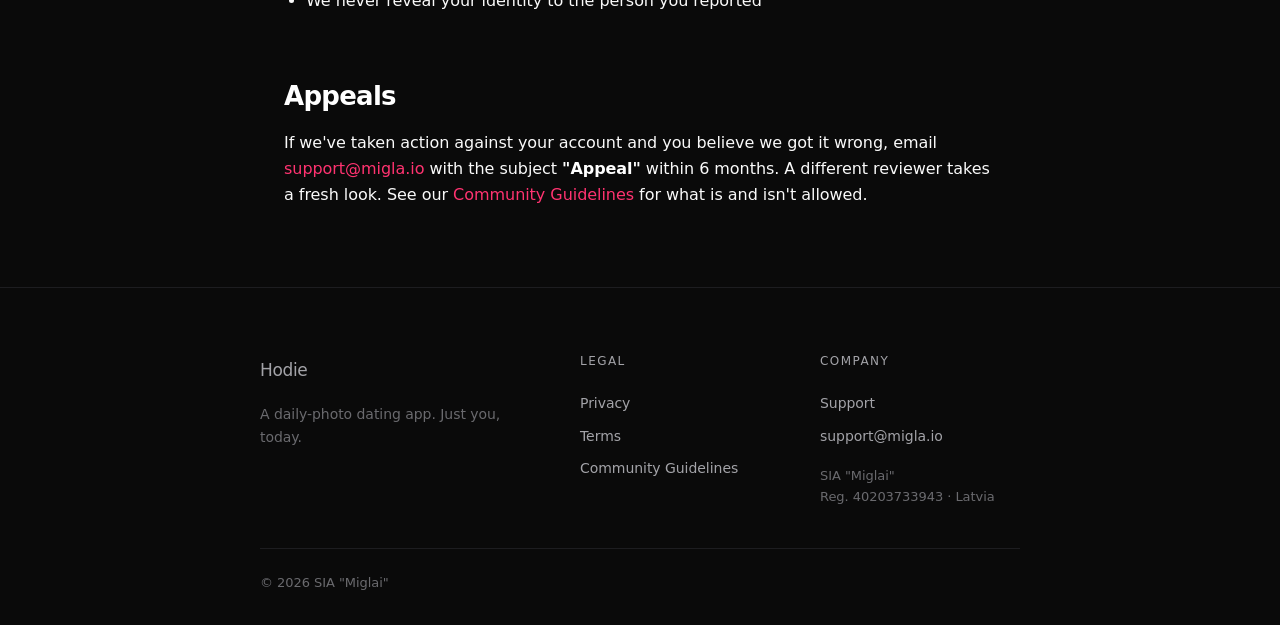
<file: report.html>
<!doctype html>
<html lang="en">
<head>
  <meta charset="utf-8">
  <meta name="viewport" content="width=device-width, initial-scale=1">
  <title>Report a Problem — Hodie</title>
  <meta name="description" content="How to report a person, a message, or illegal content on Hodie — in the app or by email.">
  <meta name="theme-color" content="#0a0a0a">
  <link rel="canonical" href="https://www.hodieapp.one/report">
  <meta property="og:title" content="Report a Problem — Hodie">
  <meta property="og:url" content="https://www.hodieapp.one/report">
  <meta property="og:type" content="website">
  <link rel="icon" href="data:image/svg+xml,%3Csvg xmlns='http://www.w3.org/2000/svg' viewBox='0 0 24 24'%3E%3Cpath d='M12 21s-7-4.35-7-10.5A4.5 4.5 0 0 1 12 6a4.5 4.5 0 0 1 7 4.5C19 16.65 12 21 12 21z' fill='%23ff3370'/%3E%3C/svg%3E">
  <link rel="stylesheet" href="styles.css">
</head>
<body>
  <nav>
    <div class="inner">
      <a href="index.html" class="logo"><span class="dot"></span>Hodie</a>
      <div class="links">
        <a href="privacy.html">Privacy</a>
        <a href="terms.html">Terms</a>
        <a href="community-guidelines.html">Community</a>
        <a href="support.html">Support</a>
      </div>
    </div>
  </nav>

  <main class="wrap">
    <h1>Report a Problem</h1>
    <p class="meta"><strong>Last updated:</strong> 2026-06-10</p>

    <p class="lead">Reports are the fastest way to keep Hodie safe. Every report is reviewed by a human, reporting is anonymous, and the person you report is never told who reported them.</p>

    <h2>Report someone in the app</h2>
    <p>The quickest path — use this whenever you can:</p>
    <ol>
      <li>Open the person's profile, or your conversation with them</li>
      <li>Tap the <strong>&hellip;</strong> (more) button</li>
      <li>Choose <strong>Report</strong> and tell us what happened</li>
    </ol>
    <p>Reporting also blocks the person: you disappear from each other's feeds and they can no longer contact you.</p>

    <h2>Report someone you're no longer matched with</h2>
    <p>If you've unmatched someone (so their conversation is gone) and need to report them, email <a href="mailto:support@migla.io">support@migla.io</a> with:</p>
    <ul>
      <li>The first name and approximate age shown on their profile</li>
      <li>What happened, with as much detail as you're comfortable sharing</li>
      <li>Screenshots, if you have them</li>
    </ul>
    <p>We can locate matches from your account history, so don't worry if you don't have everything.</p>

    <h2>Report illegal content</h2>
    <p>If you believe content on Hodie is illegal (for example: threats, exploitation, or content involving minors), report it in the app or email <a href="mailto:support@migla.io">support@migla.io</a> with the subject <strong>"Illegal content"</strong>. Under the EU Digital Services Act you may also include why you consider the content illegal, the exact content concerned, your name and email, and a statement that your report is accurate and made in good faith. We acknowledge DSA notices and tell you the outcome of our review.</p>
    <p><strong>If someone is in immediate danger, contact your local emergency services first — in the EU dial 112.</strong></p>

    <h2>What happens after you report</h2>
    <ul>
      <li>A human reviews every report — typically within 24&ndash;48 hours, faster for safety issues</li>
      <li>We may warn, restrict, or permanently ban the reported account</li>
      <li>Content involving minors or credible threats is escalated and, where required, referred to law enforcement</li>
      <li>We never reveal your identity to the person you reported</li>
    </ul>

    <h2>Appeals</h2>
    <p>If we've taken action against your account and you believe we got it wrong, email <a href="mailto:support@migla.io">support@migla.io</a> with the subject <strong>"Appeal"</strong> within 6 months. A different reviewer takes a fresh look. See our <a href="community-guidelines.html">Community Guidelines</a> for what is and isn't allowed.</p>
  </main>

  <footer>
    <div class="footer-grid">
      <div>
        <a href="index.html" class="logo"><span class="dot"></span>Hodie</a>
        <p class="footer-tag">A daily-photo dating app. Just you, today.</p>
      </div>
      <div>
        <h4>Legal</h4>
        <a href="privacy.html">Privacy</a>
        <a href="terms.html">Terms</a>
        <a href="community-guidelines.html">Community Guidelines</a>
      </div>
      <div>
        <h4>Company</h4>
        <a href="support.html">Support</a>
        <a href="mailto:support@migla.io">support@migla.io</a>
        <span class="footer-meta">SIA "Miglai"<br>Reg. 40203733943 · Latvia</span>
      </div>
    </div>
    <div class="footer-bottom">© 2026 SIA "Miglai"</div>
  </footer>
</body>
</html>
</file>
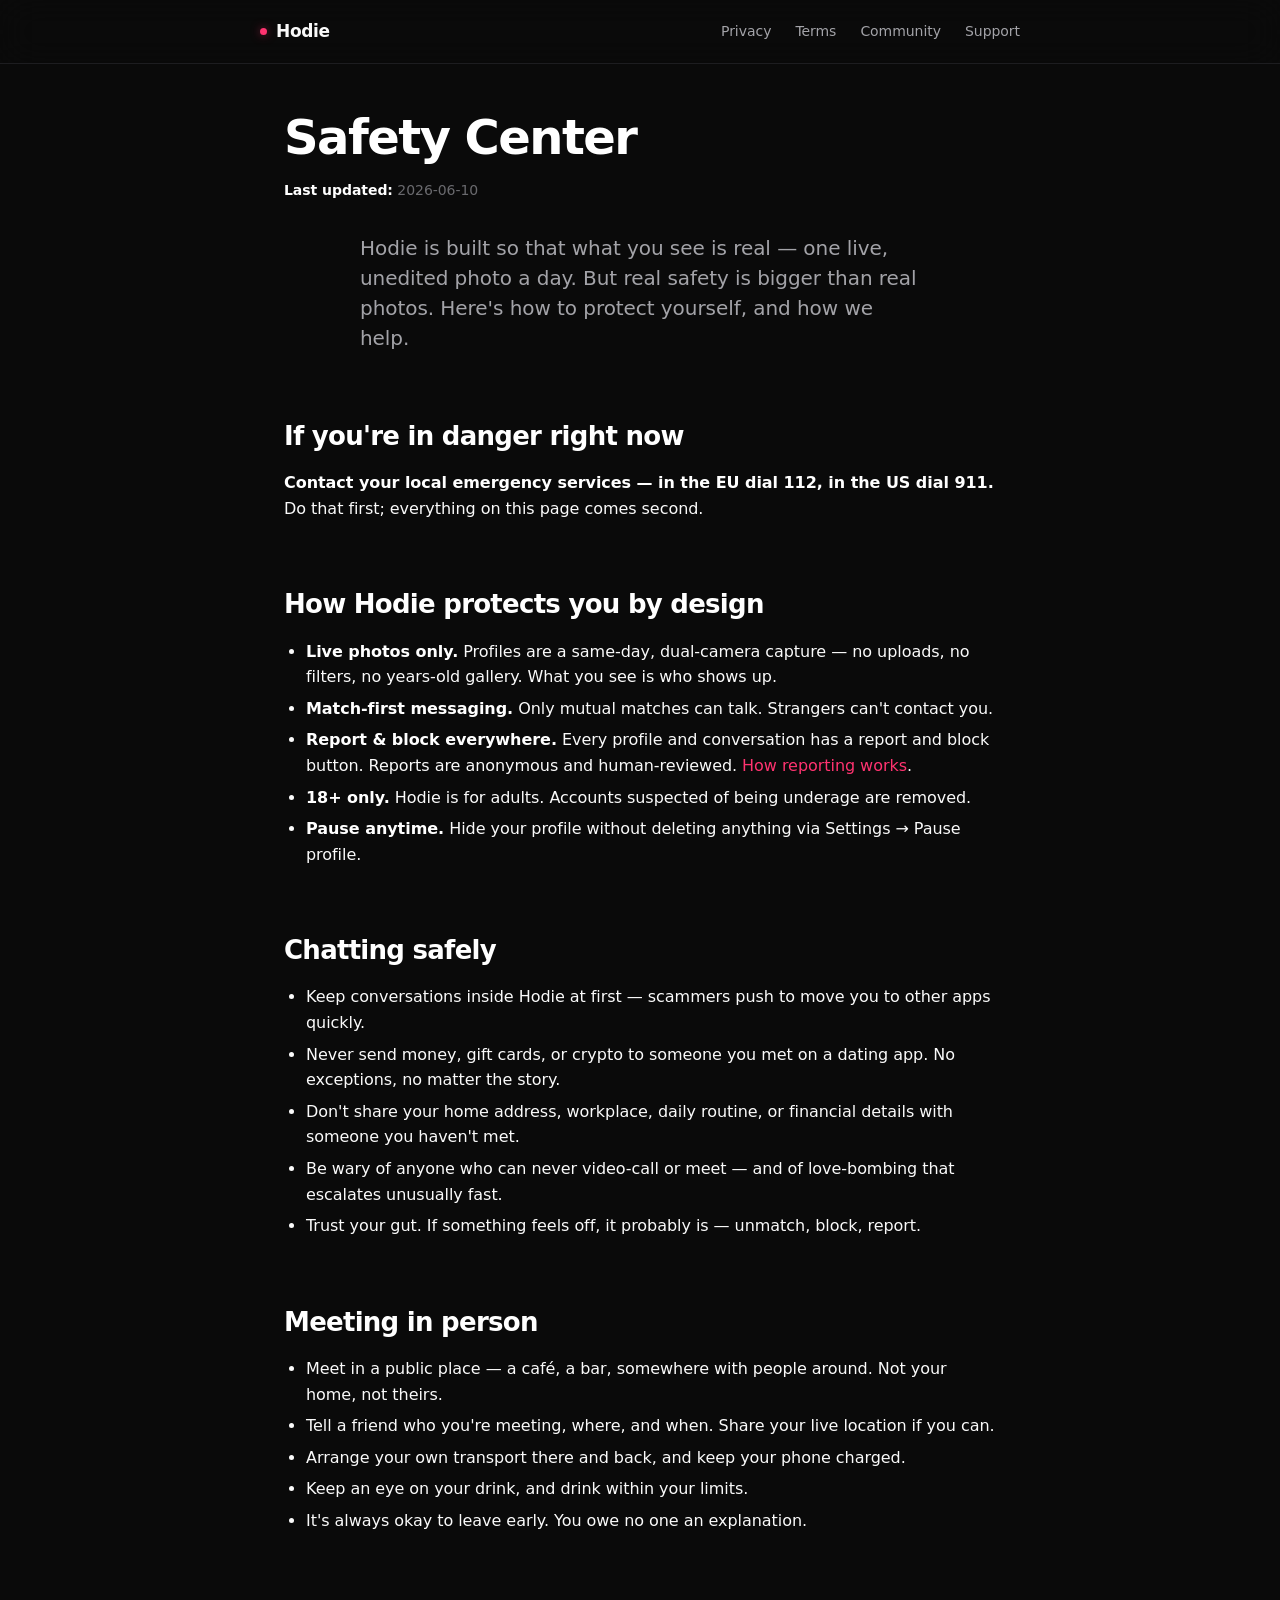
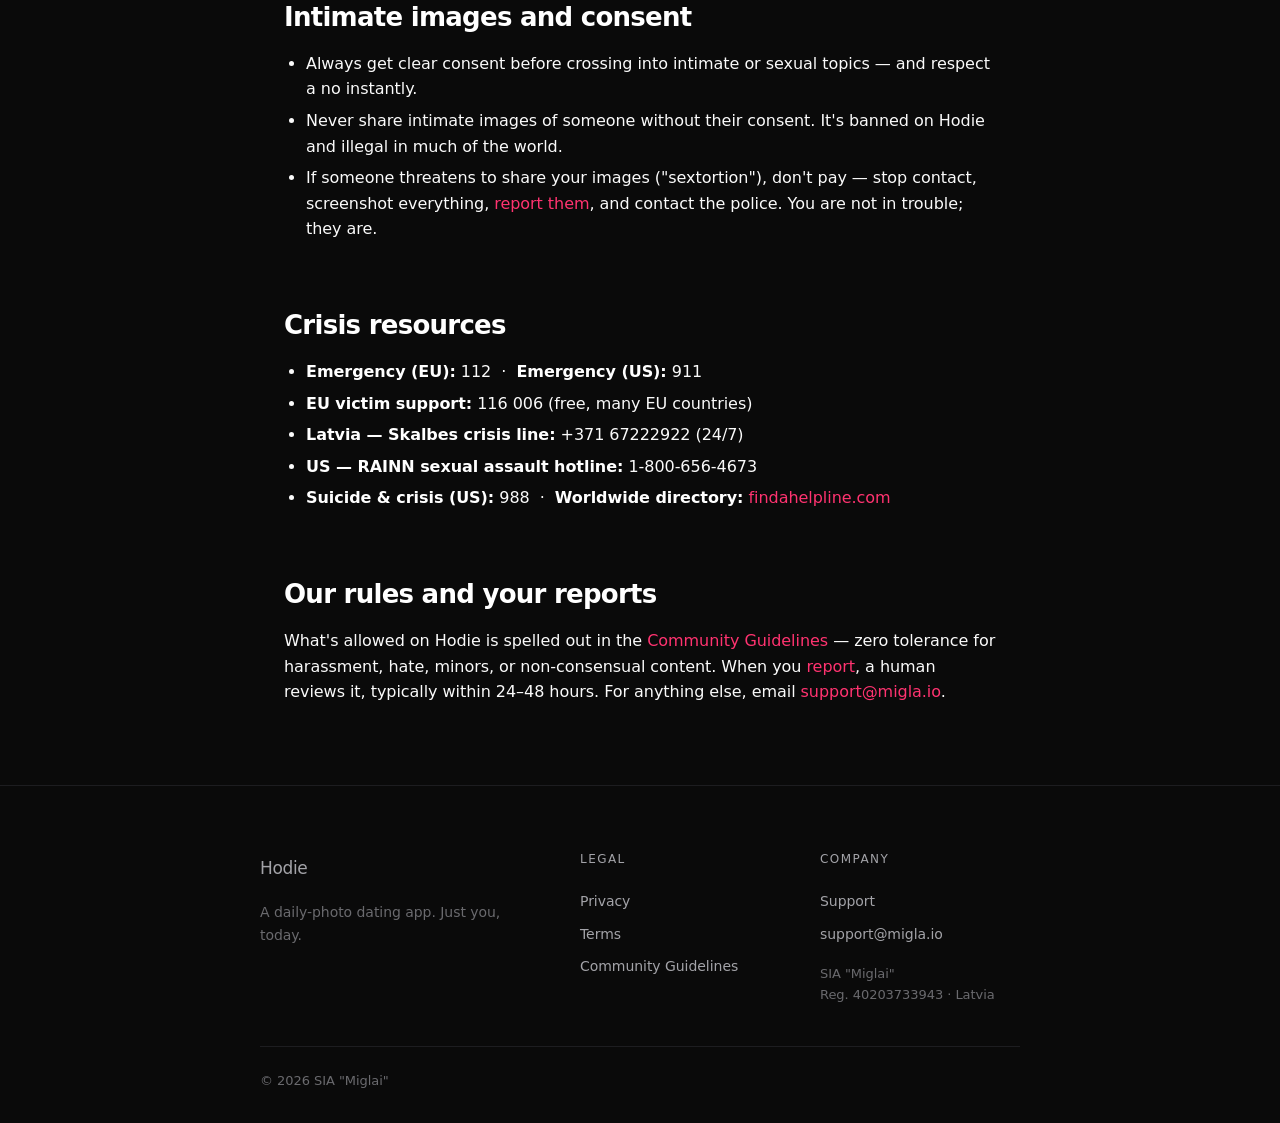
<file: safety.html>
<!doctype html>
<html lang="en">
<head>
  <meta charset="utf-8">
  <meta name="viewport" content="width=device-width, initial-scale=1">
  <title>Safety Center — Hodie</title>
  <meta name="description" content="Hodie Safety Center — dating safety tips, in-app tools, and crisis resources.">
  <meta name="theme-color" content="#0a0a0a">
  <link rel="canonical" href="https://www.hodieapp.one/safety">
  <meta property="og:title" content="Safety Center — Hodie">
  <meta property="og:url" content="https://www.hodieapp.one/safety">
  <meta property="og:type" content="website">
  <link rel="icon" href="data:image/svg+xml,%3Csvg xmlns='http://www.w3.org/2000/svg' viewBox='0 0 24 24'%3E%3Cpath d='M12 21s-7-4.35-7-10.5A4.5 4.5 0 0 1 12 6a4.5 4.5 0 0 1 7 4.5C19 16.65 12 21 12 21z' fill='%23ff3370'/%3E%3C/svg%3E">
  <link rel="stylesheet" href="styles.css">
</head>
<body>
  <nav>
    <div class="inner">
      <a href="index.html" class="logo"><span class="dot"></span>Hodie</a>
      <div class="links">
        <a href="privacy.html">Privacy</a>
        <a href="terms.html">Terms</a>
        <a href="community-guidelines.html">Community</a>
        <a href="support.html">Support</a>
      </div>
    </div>
  </nav>

  <main class="wrap">
    <h1>Safety Center</h1>
    <p class="meta"><strong>Last updated:</strong> 2026-06-10</p>

    <p class="lead">Hodie is built so that what you see is real — one live, unedited photo a day. But real safety is bigger than real photos. Here's how to protect yourself, and how we help.</p>

    <h2>If you're in danger right now</h2>
    <p><strong>Contact your local emergency services — in the EU dial 112, in the US dial 911.</strong> Do that first; everything on this page comes second.</p>

    <h2>How Hodie protects you by design</h2>
    <ul>
      <li><strong>Live photos only.</strong> Profiles are a same-day, dual-camera capture — no uploads, no filters, no years-old gallery. What you see is who shows up.</li>
      <li><strong>Match-first messaging.</strong> Only mutual matches can talk. Strangers can't contact you.</li>
      <li><strong>Report &amp; block everywhere.</strong> Every profile and conversation has a report and block button. Reports are anonymous and human-reviewed. <a href="report.html">How reporting works</a>.</li>
      <li><strong>18+ only.</strong> Hodie is for adults. Accounts suspected of being underage are removed.</li>
      <li><strong>Pause anytime.</strong> Hide your profile without deleting anything via Settings &rarr; Pause profile.</li>
    </ul>

    <h2>Chatting safely</h2>
    <ul>
      <li>Keep conversations inside Hodie at first — scammers push to move you to other apps quickly.</li>
      <li>Never send money, gift cards, or crypto to someone you met on a dating app. No exceptions, no matter the story.</li>
      <li>Don't share your home address, workplace, daily routine, or financial details with someone you haven't met.</li>
      <li>Be wary of anyone who can never video-call or meet — and of love-bombing that escalates unusually fast.</li>
      <li>Trust your gut. If something feels off, it probably is — unmatch, block, report.</li>
    </ul>

    <h2>Meeting in person</h2>
    <ul>
      <li>Meet in a public place — a caf&eacute;, a bar, somewhere with people around. Not your home, not theirs.</li>
      <li>Tell a friend who you're meeting, where, and when. Share your live location if you can.</li>
      <li>Arrange your own transport there and back, and keep your phone charged.</li>
      <li>Keep an eye on your drink, and drink within your limits.</li>
      <li>It's always okay to leave early. You owe no one an explanation.</li>
    </ul>

    <h2>Intimate images and consent</h2>
    <ul>
      <li>Always get clear consent before crossing into intimate or sexual topics — and respect a no instantly.</li>
      <li>Never share intimate images of someone without their consent. It's banned on Hodie and illegal in much of the world.</li>
      <li>If someone threatens to share your images ("sextortion"), don't pay — stop contact, screenshot everything, <a href="report.html">report them</a>, and contact the police. You are not in trouble; they are.</li>
    </ul>

    <h2>Crisis resources</h2>
    <ul>
      <li><strong>Emergency (EU):</strong> 112 &nbsp;·&nbsp; <strong>Emergency (US):</strong> 911</li>
      <li><strong>EU victim support:</strong> 116 006 (free, many EU countries)</li>
      <li><strong>Latvia — Skalbes crisis line:</strong> +371 67222922 (24/7)</li>
      <li><strong>US — RAINN sexual assault hotline:</strong> 1-800-656-4673</li>
      <li><strong>Suicide &amp; crisis (US):</strong> 988 &nbsp;·&nbsp; <strong>Worldwide directory:</strong> <a href="https://findahelpline.com" rel="noopener">findahelpline.com</a></li>
    </ul>

    <h2>Our rules and your reports</h2>
    <p>What's allowed on Hodie is spelled out in the <a href="community-guidelines.html">Community Guidelines</a> — zero tolerance for harassment, hate, minors, or non-consensual content. When you <a href="report.html">report</a>, a human reviews it, typically within 24&ndash;48 hours. For anything else, email <a href="mailto:support@migla.io">support@migla.io</a>.</p>
  </main>

  <footer>
    <div class="footer-grid">
      <div>
        <a href="index.html" class="logo"><span class="dot"></span>Hodie</a>
        <p class="footer-tag">A daily-photo dating app. Just you, today.</p>
      </div>
      <div>
        <h4>Legal</h4>
        <a href="privacy.html">Privacy</a>
        <a href="terms.html">Terms</a>
        <a href="community-guidelines.html">Community Guidelines</a>
      </div>
      <div>
        <h4>Company</h4>
        <a href="support.html">Support</a>
        <a href="mailto:support@migla.io">support@migla.io</a>
        <span class="footer-meta">SIA "Miglai"<br>Reg. 40203733943 · Latvia</span>
      </div>
    </div>
    <div class="footer-bottom">© 2026 SIA "Miglai"</div>
  </footer>
</body>
</html>
</file>
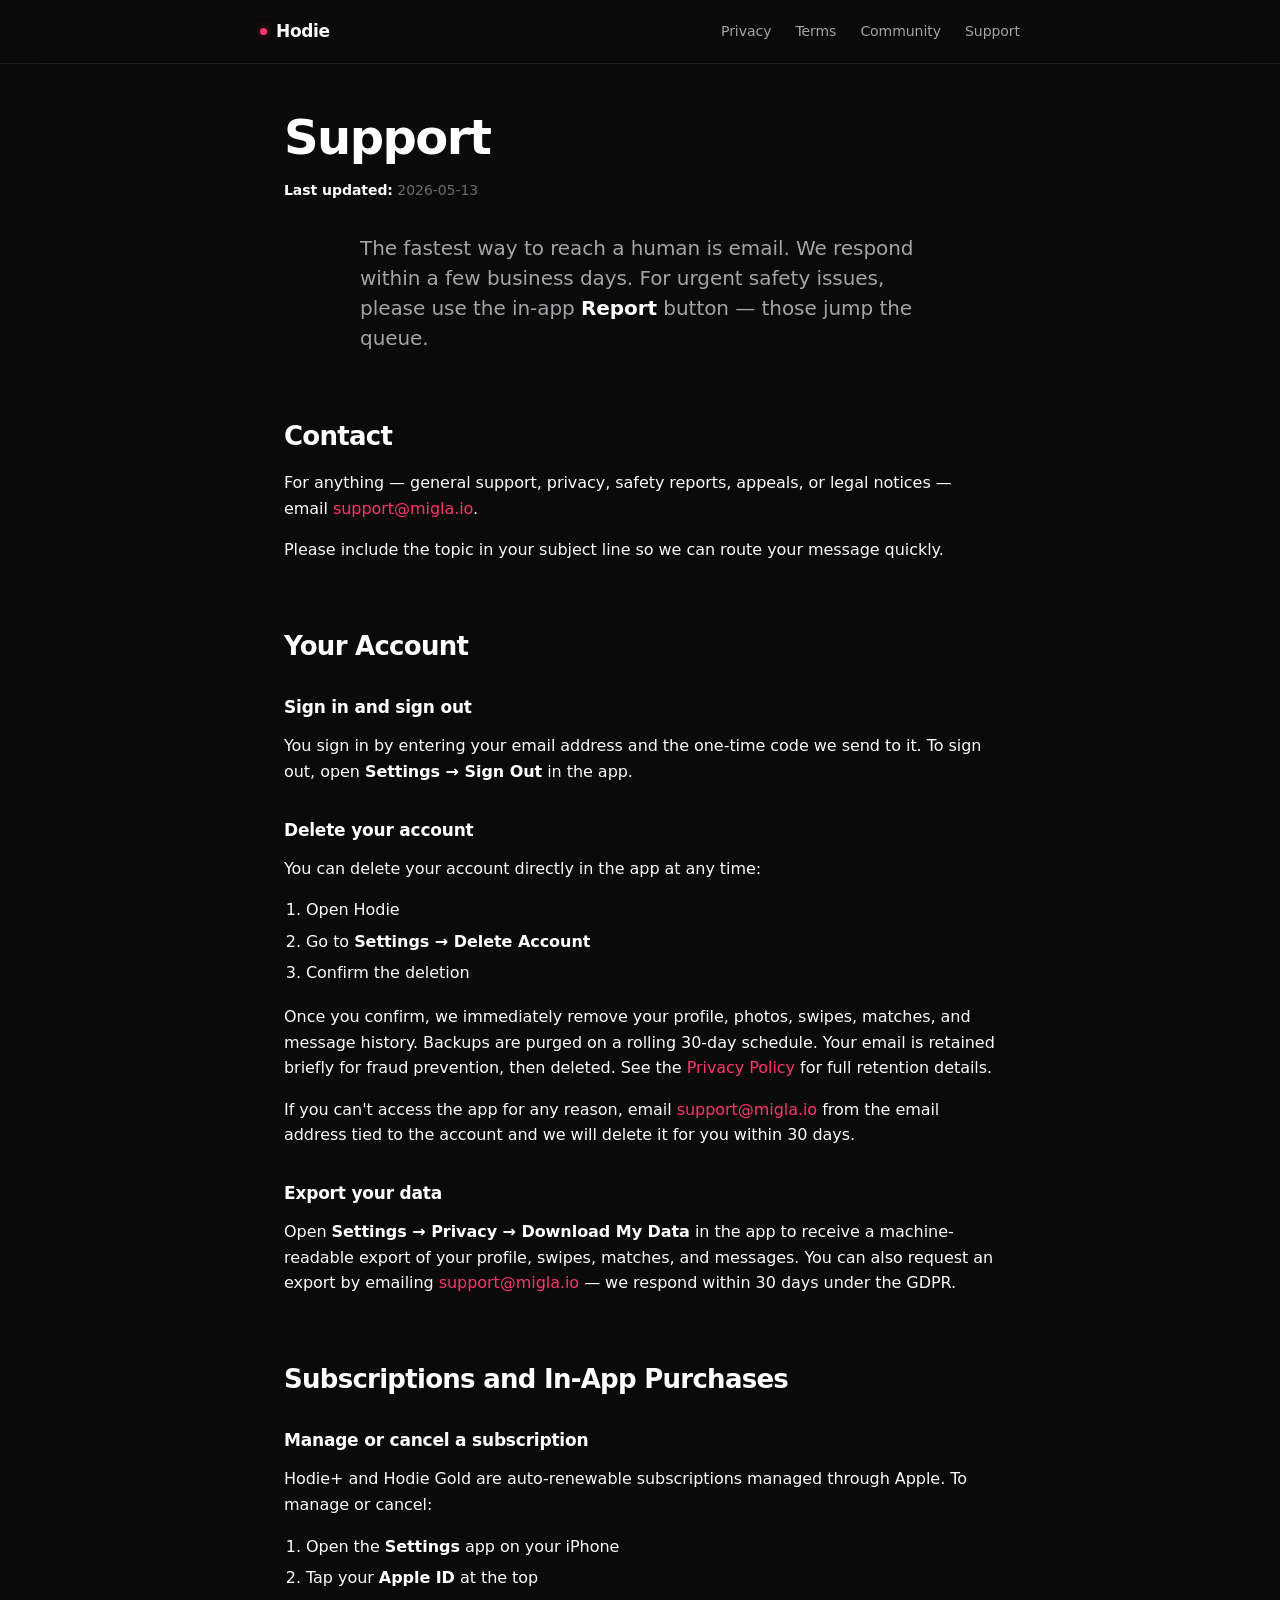
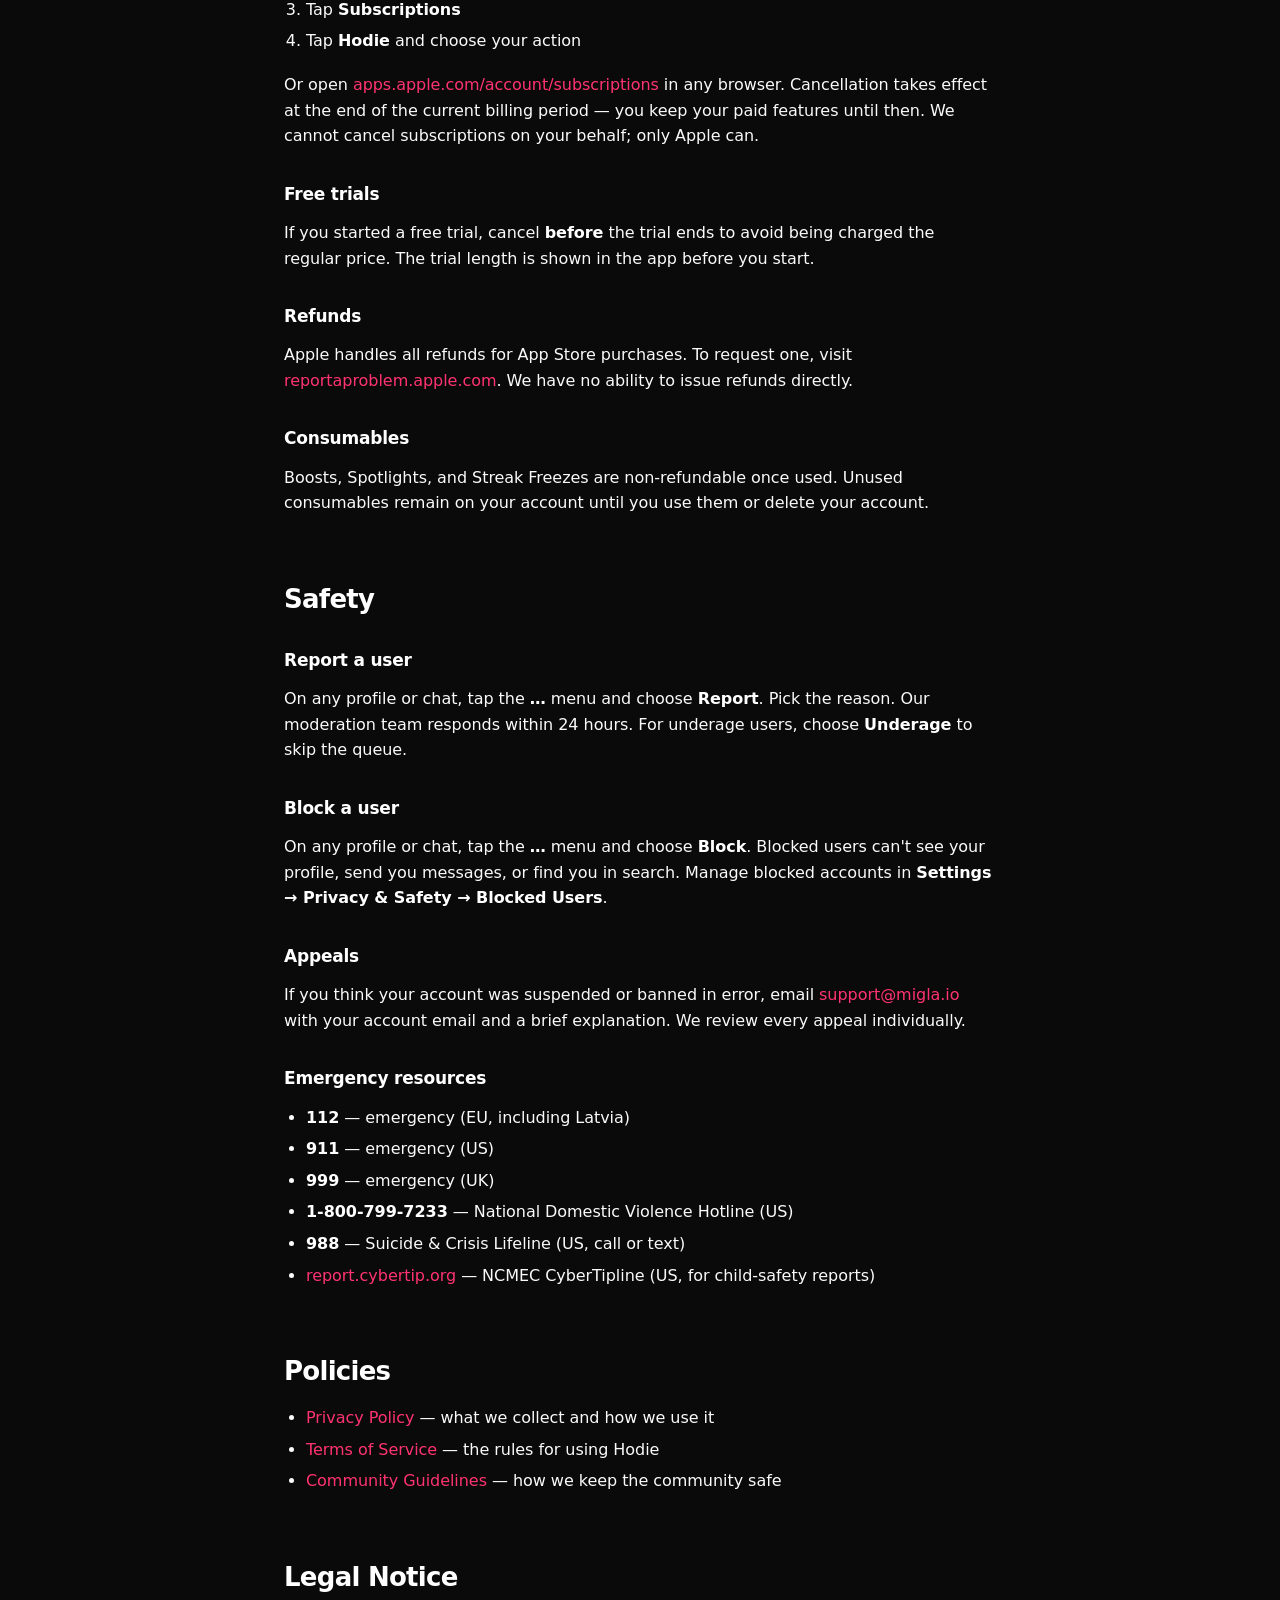
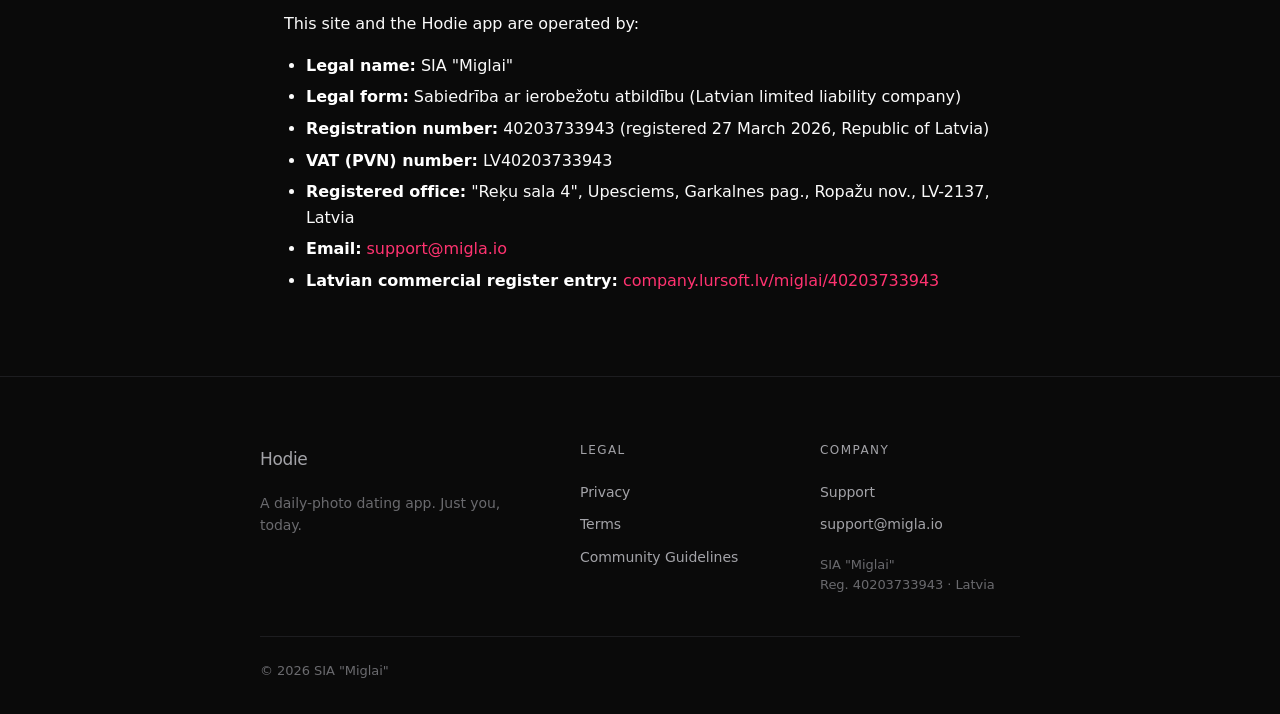
<file: support.html>
<!doctype html>
<html lang="en">
<head>
  <meta charset="utf-8">
  <meta name="viewport" content="width=device-width, initial-scale=1">
  <title>Support — Hodie</title>
  <meta name="description" content="Hodie support — contact, account, subscriptions, safety, and data.">
  <meta name="theme-color" content="#0a0a0a">
  <link rel="canonical" href="https://www.hodieapp.one/support">
  <meta property="og:title" content="Support — Hodie">
  <meta property="og:url" content="https://www.hodieapp.one/support">
  <meta property="og:type" content="website">
  <link rel="icon" href="data:image/svg+xml,%3Csvg xmlns='http://www.w3.org/2000/svg' viewBox='0 0 24 24'%3E%3Cpath d='M12 21s-7-4.35-7-10.5A4.5 4.5 0 0 1 12 6a4.5 4.5 0 0 1 7 4.5C19 16.65 12 21 12 21z' fill='%23ff3370'/%3E%3C/svg%3E">
  <link rel="stylesheet" href="styles.css">
</head>
<body>
  <nav>
    <div class="inner">
      <a href="index.html" class="logo"><span class="dot"></span>Hodie</a>
      <div class="links">
        <a href="privacy.html">Privacy</a>
        <a href="terms.html">Terms</a>
        <a href="community-guidelines.html">Community</a>
        <a href="support.html">Support</a>
      </div>
    </div>
  </nav>

  <main class="wrap">
    <h1>Support</h1>
    <p class="meta"><strong>Last updated:</strong> 2026-05-13</p>

    <p class="lead">The fastest way to reach a human is email. We respond within a few business days. For urgent safety issues, please use the in-app <strong>Report</strong> button — those jump the queue.</p>

    <h2>Contact</h2>
    <p>For anything — general support, privacy, safety reports, appeals, or legal notices — email <a href="mailto:support@migla.io">support@migla.io</a>.</p>
    <p>Please include the topic in your subject line so we can route your message quickly.</p>

    <h2>Your Account</h2>

    <h3>Sign in and sign out</h3>
    <p>You sign in by entering your email address and the one-time code we send to it. To sign out, open <strong>Settings → Sign Out</strong> in the app.</p>

    <h3>Delete your account</h3>
    <p>You can delete your account directly in the app at any time:</p>
    <ol>
      <li>Open Hodie</li>
      <li>Go to <strong>Settings → Delete Account</strong></li>
      <li>Confirm the deletion</li>
    </ol>
    <p>Once you confirm, we immediately remove your profile, photos, swipes, matches, and message history. Backups are purged on a rolling 30-day schedule. Your email is retained briefly for fraud prevention, then deleted. See the <a href="privacy.html">Privacy Policy</a> for full retention details.</p>
    <p>If you can't access the app for any reason, email <a href="mailto:support@migla.io">support@migla.io</a> from the email address tied to the account and we will delete it for you within 30 days.</p>

    <h3>Export your data</h3>
    <p>Open <strong>Settings → Privacy → Download My Data</strong> in the app to receive a machine-readable export of your profile, swipes, matches, and messages. You can also request an export by emailing <a href="mailto:support@migla.io">support@migla.io</a> — we respond within 30 days under the GDPR.</p>

    <h2>Subscriptions and In-App Purchases</h2>

    <h3>Manage or cancel a subscription</h3>
    <p>Hodie+ and Hodie Gold are auto-renewable subscriptions managed through Apple. To manage or cancel:</p>
    <ol>
      <li>Open the <strong>Settings</strong> app on your iPhone</li>
      <li>Tap your <strong>Apple ID</strong> at the top</li>
      <li>Tap <strong>Subscriptions</strong></li>
      <li>Tap <strong>Hodie</strong> and choose your action</li>
    </ol>
    <p>Or open <a href="https://apps.apple.com/account/subscriptions">apps.apple.com/account/subscriptions</a> in any browser. Cancellation takes effect at the end of the current billing period — you keep your paid features until then. We cannot cancel subscriptions on your behalf; only Apple can.</p>

    <h3>Free trials</h3>
    <p>If you started a free trial, cancel <strong>before</strong> the trial ends to avoid being charged the regular price. The trial length is shown in the app before you start.</p>

    <h3>Refunds</h3>
    <p>Apple handles all refunds for App Store purchases. To request one, visit <a href="https://reportaproblem.apple.com">reportaproblem.apple.com</a>. We have no ability to issue refunds directly.</p>

    <h3>Consumables</h3>
    <p>Boosts, Spotlights, and Streak Freezes are non-refundable once used. Unused consumables remain on your account until you use them or delete your account.</p>

    <h2>Safety</h2>

    <h3>Report a user</h3>
    <p>On any profile or chat, tap the <strong>…</strong> menu and choose <strong>Report</strong>. Pick the reason. Our moderation team responds within 24 hours. For underage users, choose <strong>Underage</strong> to skip the queue.</p>

    <h3>Block a user</h3>
    <p>On any profile or chat, tap the <strong>…</strong> menu and choose <strong>Block</strong>. Blocked users can't see your profile, send you messages, or find you in search. Manage blocked accounts in <strong>Settings → Privacy &amp; Safety → Blocked Users</strong>.</p>

    <h3>Appeals</h3>
    <p>If you think your account was suspended or banned in error, email <a href="mailto:support@migla.io">support@migla.io</a> with your account email and a brief explanation. We review every appeal individually.</p>

    <h3>Emergency resources</h3>
    <ul>
      <li><strong>112</strong> — emergency (EU, including Latvia)</li>
      <li><strong>911</strong> — emergency (US)</li>
      <li><strong>999</strong> — emergency (UK)</li>
      <li><strong>1-800-799-7233</strong> — National Domestic Violence Hotline (US)</li>
      <li><strong>988</strong> — Suicide &amp; Crisis Lifeline (US, call or text)</li>
      <li><a href="https://report.cybertip.org">report.cybertip.org</a> — NCMEC CyberTipline (US, for child-safety reports)</li>
    </ul>

    <h2>Policies</h2>
    <ul>
      <li><a href="privacy.html">Privacy Policy</a> — what we collect and how we use it</li>
      <li><a href="terms.html">Terms of Service</a> — the rules for using Hodie</li>
      <li><a href="community-guidelines.html">Community Guidelines</a> — how we keep the community safe</li>
    </ul>

    <h2>Legal Notice</h2>
    <p>This site and the Hodie app are operated by:</p>
    <ul>
      <li><strong>Legal name:</strong> SIA "Miglai"</li>
      <li><strong>Legal form:</strong> Sabiedrība ar ierobežotu atbildību (Latvian limited liability company)</li>
      <li><strong>Registration number:</strong> 40203733943 (registered 27 March 2026, Republic of Latvia)</li>
      <li><strong>VAT (PVN) number:</strong> LV40203733943</li>
      <li><strong>Registered office:</strong> "Reķu sala 4", Upesciems, Garkalnes pag., Ropažu nov., LV-2137, Latvia</li>
      <li><strong>Email:</strong> <a href="mailto:support@migla.io">support@migla.io</a></li>
      <li><strong>Latvian commercial register entry:</strong> <a href="https://company.lursoft.lv/miglai/40203733943">company.lursoft.lv/miglai/40203733943</a></li>
    </ul>
  </main>

  <footer>
    <div class="footer-grid">
      <div>
        <a href="index.html" class="logo"><span class="dot"></span>Hodie</a>
        <p class="footer-tag">A daily-photo dating app. Just you, today.</p>
      </div>
      <div>
        <h4>Legal</h4>
        <a href="privacy.html">Privacy</a>
        <a href="terms.html">Terms</a>
        <a href="community-guidelines.html">Community Guidelines</a>
      </div>
      <div>
        <h4>Company</h4>
        <a href="support.html">Support</a>
        <a href="mailto:support@migla.io">support@migla.io</a>
        <span class="footer-meta">SIA "Miglai"<br>Reg. 40203733943 · Latvia</span>
      </div>
    </div>
    <div class="footer-bottom">© 2026 SIA "Miglai"</div>
  </footer>
</body>
</html>
</file>
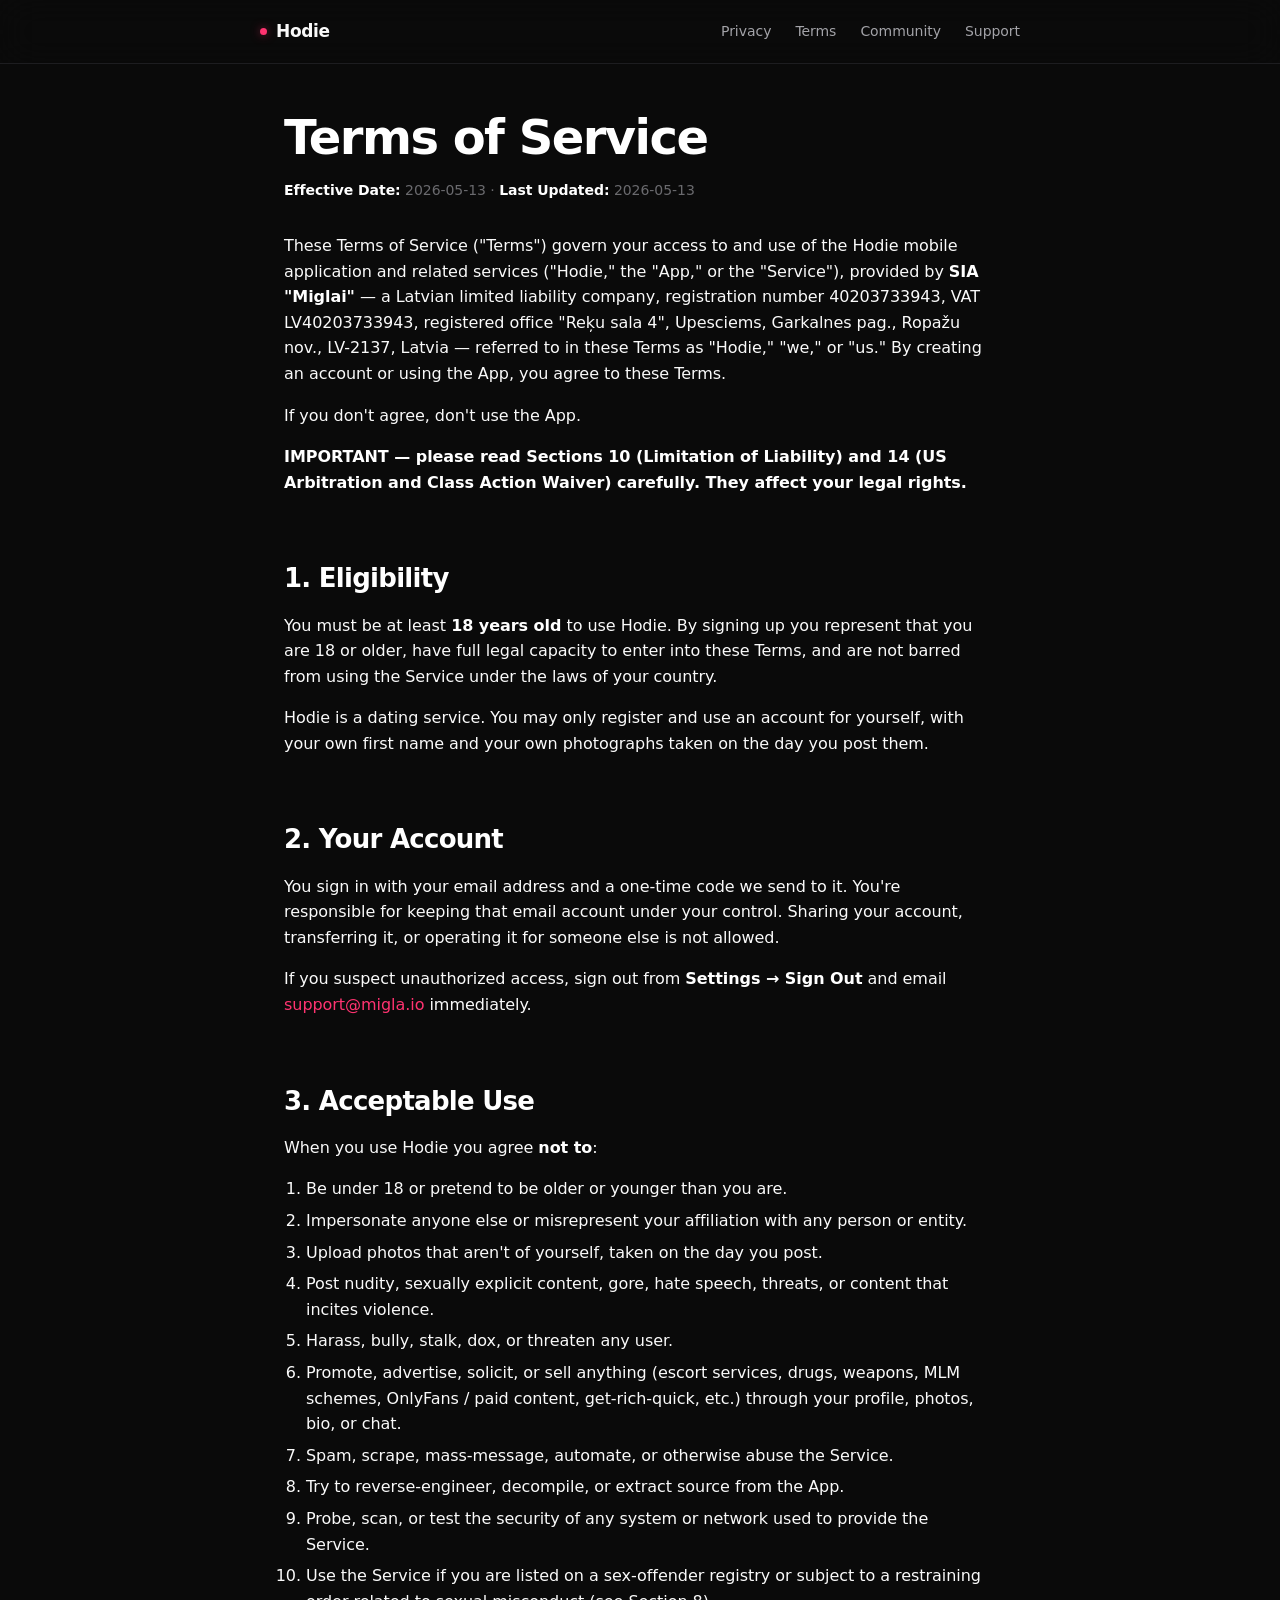
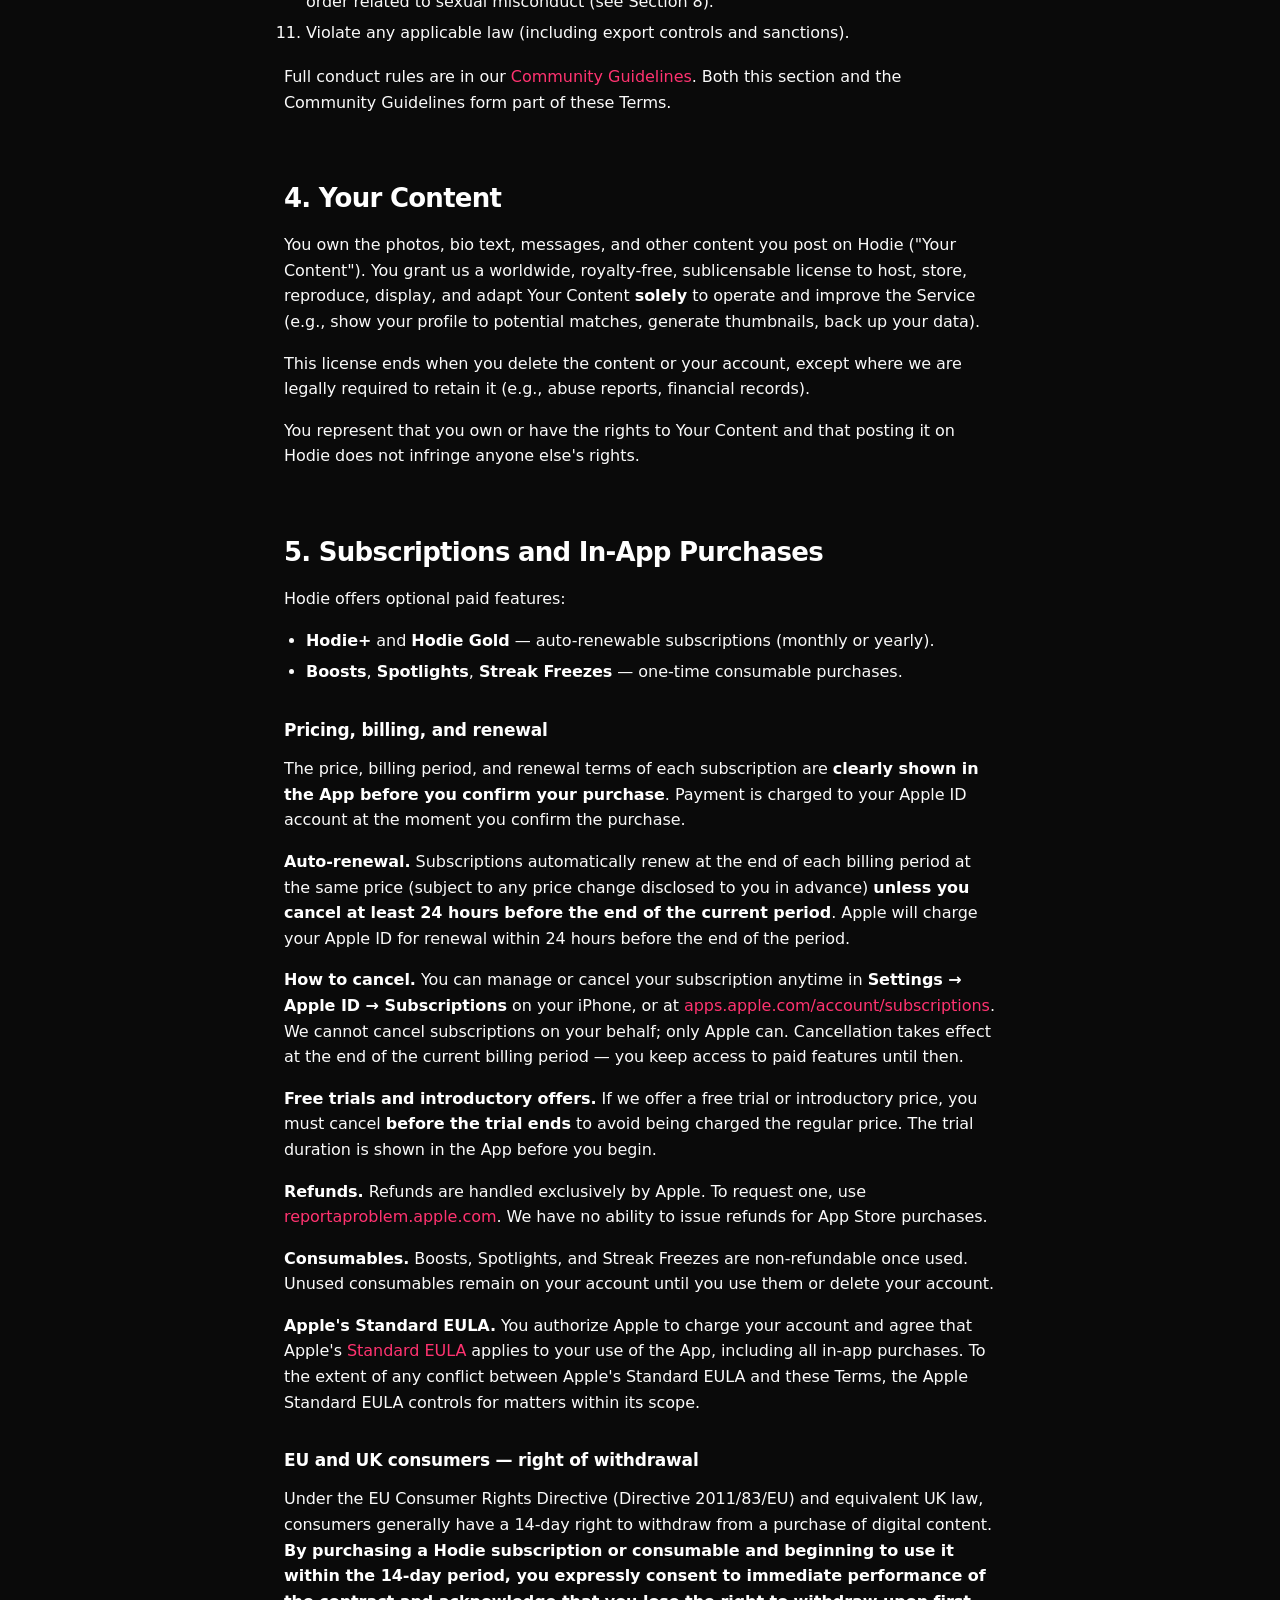
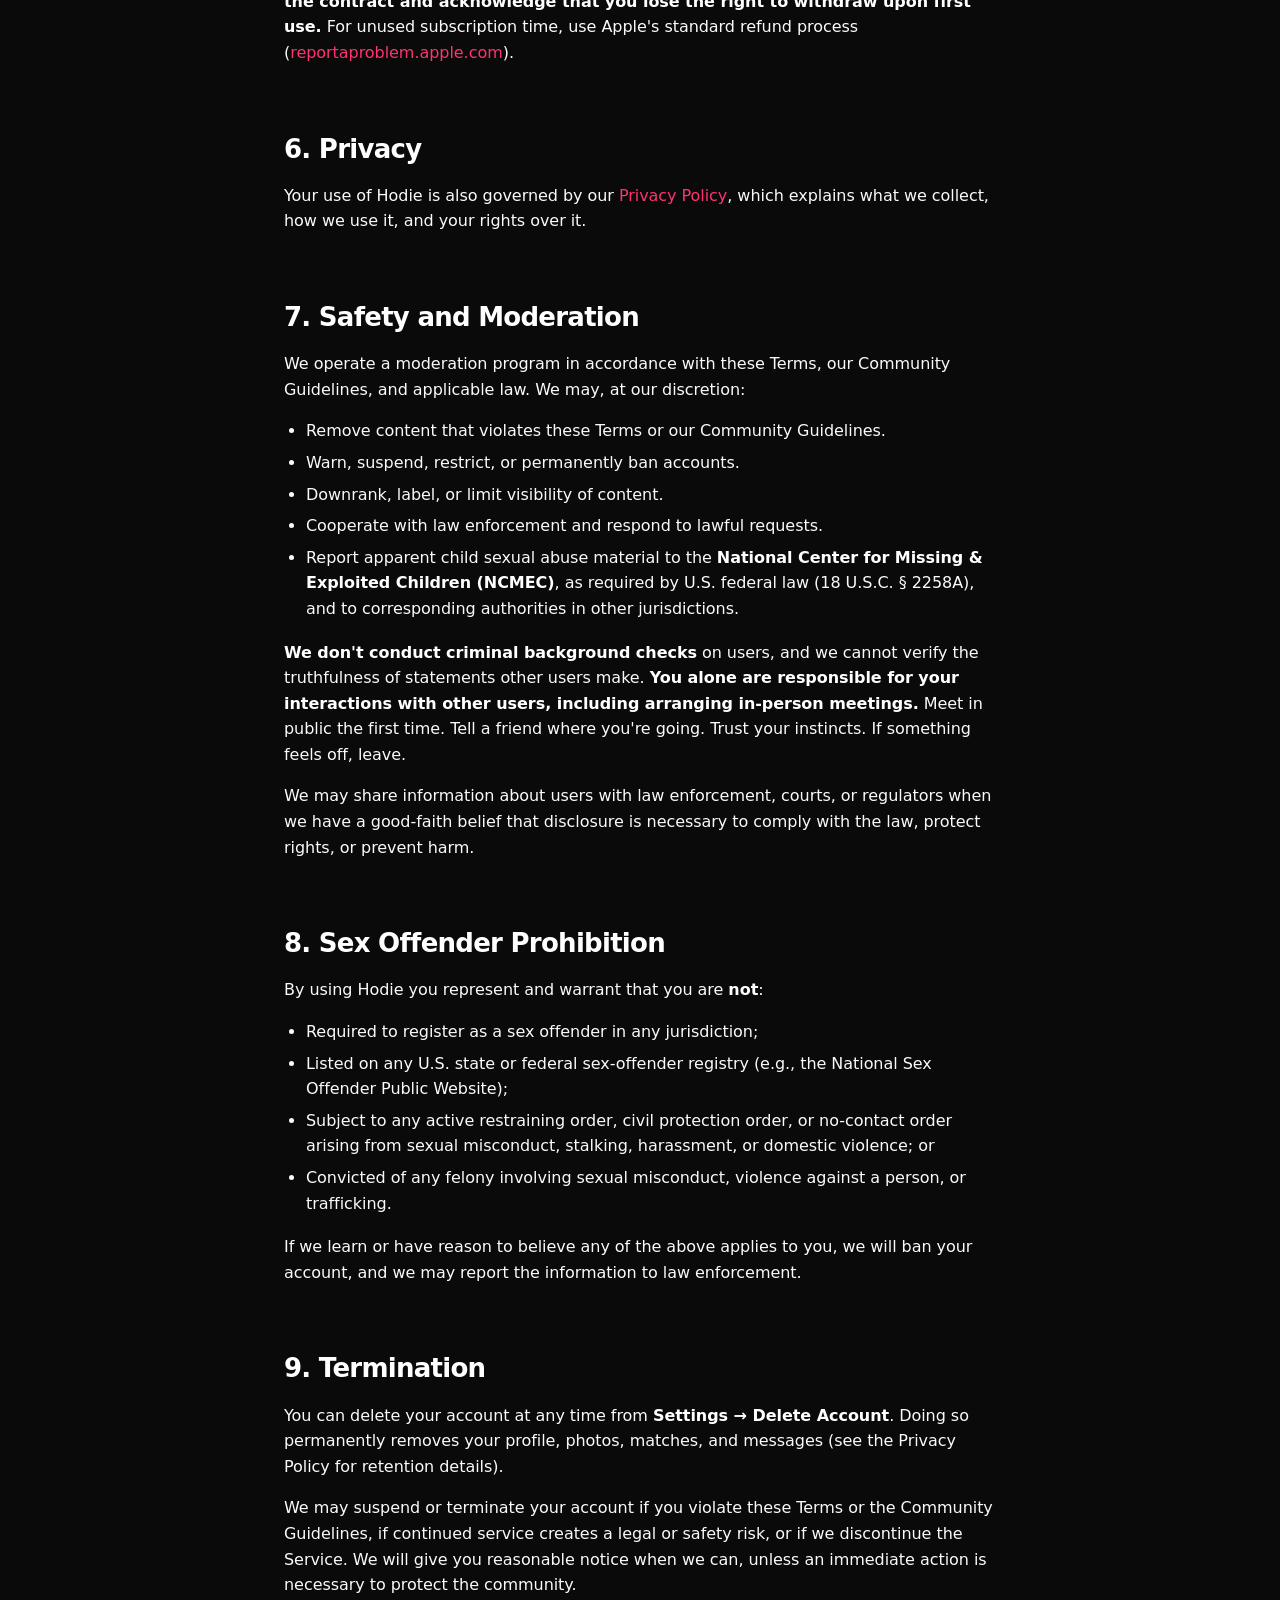
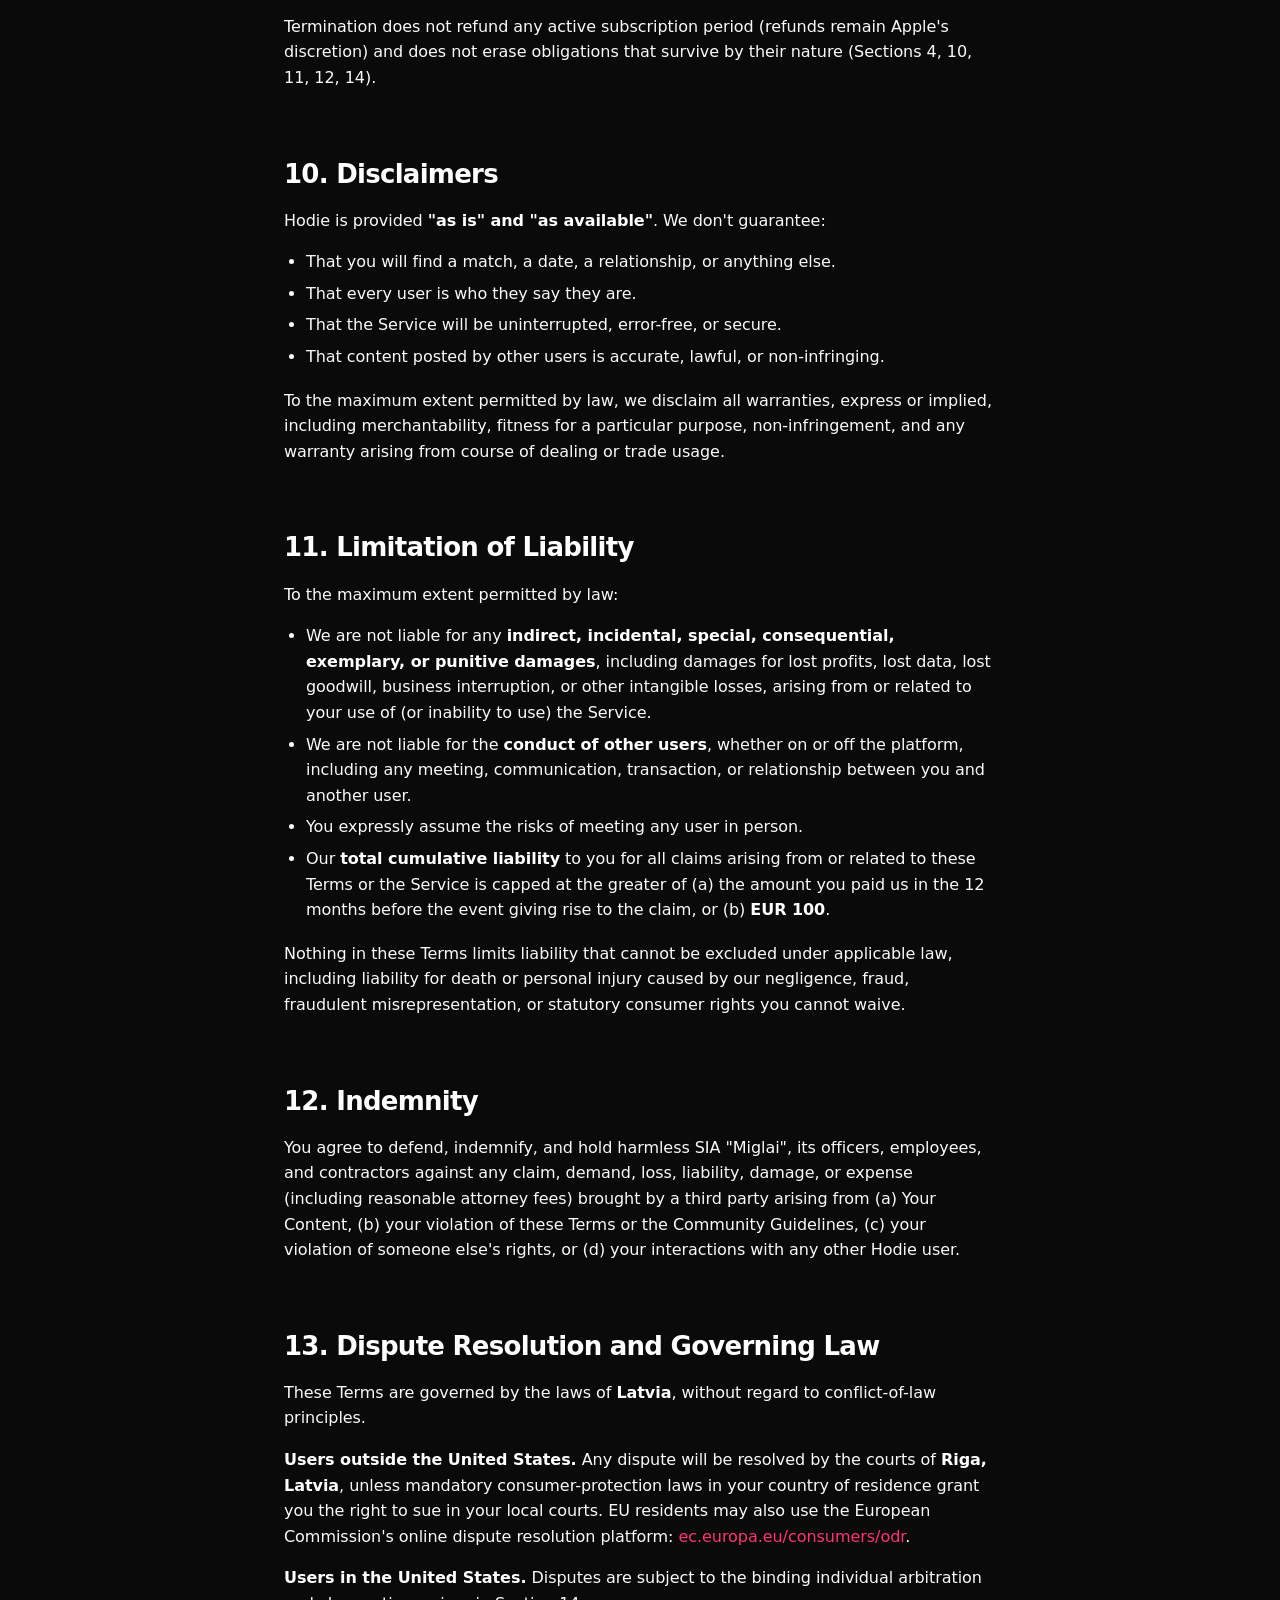
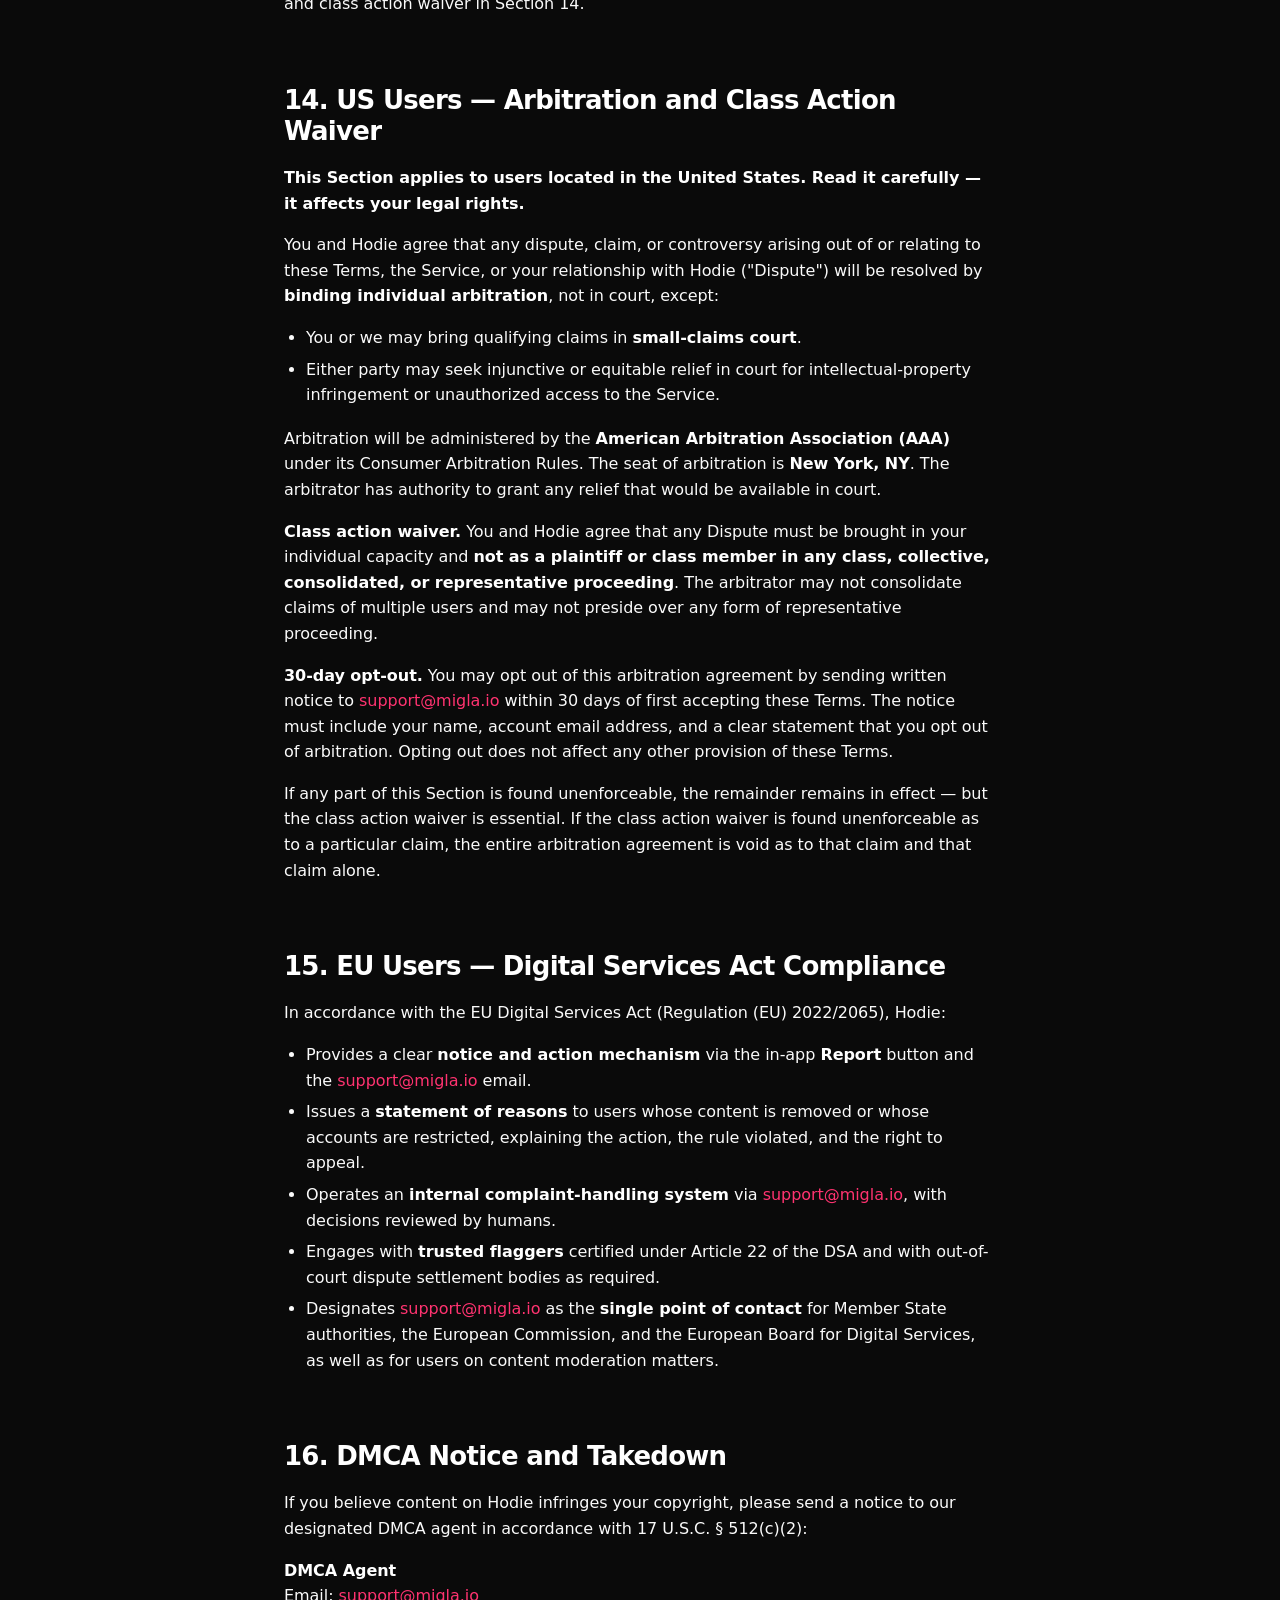
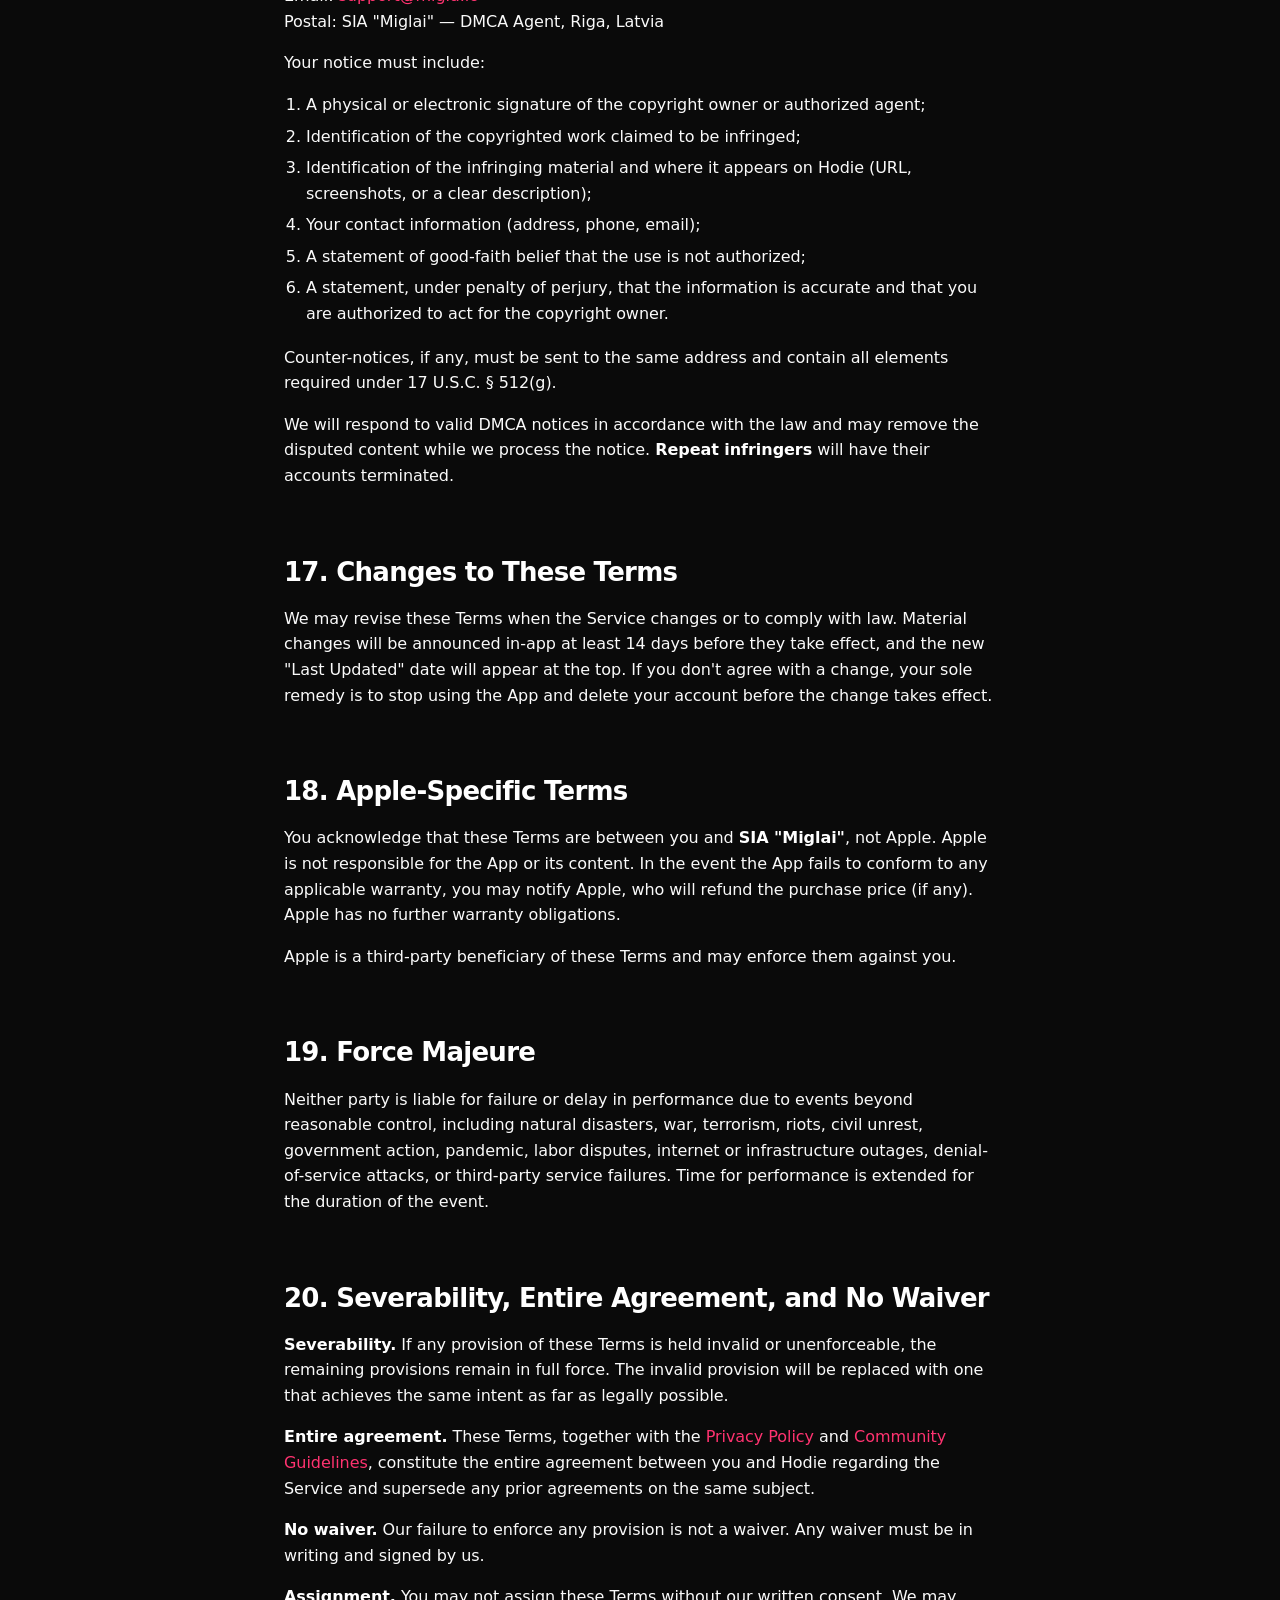
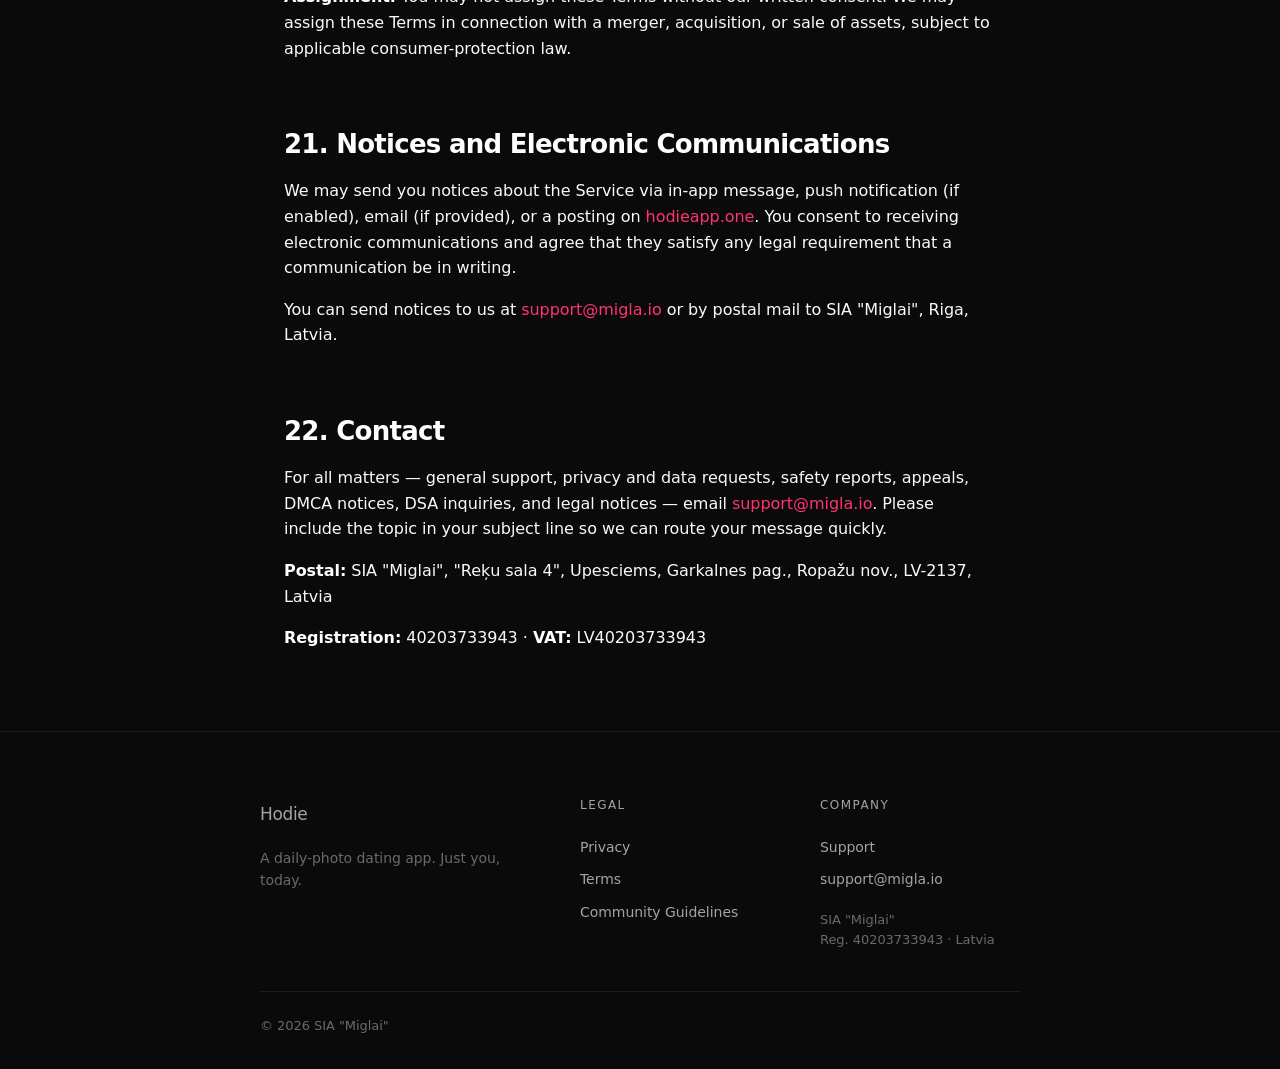
<file: terms.html>
<!doctype html>
<html lang="en">
<head>
  <meta charset="utf-8">
  <meta name="viewport" content="width=device-width, initial-scale=1">
  <title>Terms of Service — Hodie</title>
  <meta name="description" content="Hodie Terms of Service. The rules for using the Hodie dating app.">
  <meta name="theme-color" content="#08080a">
  <link rel="canonical" href="https://www.hodieapp.one/terms">
  <meta property="og:title" content="Terms of Service — Hodie">
  <meta property="og:url" content="https://www.hodieapp.one/terms">
  <meta property="og:type" content="article">
  <link rel="icon" href="data:image/svg+xml,%3Csvg xmlns='http://www.w3.org/2000/svg' viewBox='0 0 24 24'%3E%3Cpath d='M12 21s-7-4.35-7-10.5A4.5 4.5 0 0 1 12 6a4.5 4.5 0 0 1 7 4.5C19 16.65 12 21 12 21z' fill='%23ff2d6f'/%3E%3C/svg%3E">
  <link rel="stylesheet" href="styles.css">
</head>
<body>
  <nav>
    <div class="inner">
      <a href="index.html" class="logo"><span class="dot"></span>Hodie</a>
      <div class="links">
        <a href="privacy.html">Privacy</a>
        <a href="terms.html">Terms</a>
        <a href="community-guidelines.html">Community</a>
        <a href="support.html">Support</a>
      </div>
    </div>
  </nav>

  <main class="wrap">
    <h1>Terms of Service</h1>
    <p class="meta"><strong>Effective Date:</strong> 2026-05-13 &middot; <strong>Last Updated:</strong> 2026-05-13</p>

    <p>These Terms of Service ("Terms") govern your access to and use of the Hodie mobile application and related services ("Hodie," the "App," or the "Service"), provided by <strong>SIA "Miglai"</strong> — a Latvian limited liability company, registration number 40203733943, VAT LV40203733943, registered office "Reķu sala 4", Upesciems, Garkalnes pag., Ropažu nov., LV-2137, Latvia — referred to in these Terms as "Hodie," "we," or "us." By creating an account or using the App, you agree to these Terms.</p>
    <p>If you don't agree, don't use the App.</p>
    <p><strong>IMPORTANT — please read Sections 10 (Limitation of Liability) and 14 (US Arbitration and Class Action Waiver) carefully. They affect your legal rights.</strong></p>

    <h2>1. Eligibility</h2>
    <p>You must be at least <strong>18 years old</strong> to use Hodie. By signing up you represent that you are 18 or older, have full legal capacity to enter into these Terms, and are not barred from using the Service under the laws of your country.</p>
    <p>Hodie is a dating service. You may only register and use an account for yourself, with your own first name and your own photographs taken on the day you post them.</p>

    <h2>2. Your Account</h2>
    <p>You sign in with your email address and a one-time code we send to it. You're responsible for keeping that email account under your control. Sharing your account, transferring it, or operating it for someone else is not allowed.</p>
    <p>If you suspect unauthorized access, sign out from <strong>Settings → Sign Out</strong> and email <a href="mailto:support@migla.io">support@migla.io</a> immediately.</p>

    <h2>3. Acceptable Use</h2>
    <p>When you use Hodie you agree <strong>not to</strong>:</p>
    <ol>
      <li>Be under 18 or pretend to be older or younger than you are.</li>
      <li>Impersonate anyone else or misrepresent your affiliation with any person or entity.</li>
      <li>Upload photos that aren't of yourself, taken on the day you post.</li>
      <li>Post nudity, sexually explicit content, gore, hate speech, threats, or content that incites violence.</li>
      <li>Harass, bully, stalk, dox, or threaten any user.</li>
      <li>Promote, advertise, solicit, or sell anything (escort services, drugs, weapons, MLM schemes, OnlyFans / paid content, get-rich-quick, etc.) through your profile, photos, bio, or chat.</li>
      <li>Spam, scrape, mass-message, automate, or otherwise abuse the Service.</li>
      <li>Try to reverse-engineer, decompile, or extract source from the App.</li>
      <li>Probe, scan, or test the security of any system or network used to provide the Service.</li>
      <li>Use the Service if you are listed on a sex-offender registry or subject to a restraining order related to sexual misconduct (see Section 8).</li>
      <li>Violate any applicable law (including export controls and sanctions).</li>
    </ol>
    <p>Full conduct rules are in our <a href="community-guidelines.html">Community Guidelines</a>. Both this section and the Community Guidelines form part of these Terms.</p>

    <h2>4. Your Content</h2>
    <p>You own the photos, bio text, messages, and other content you post on Hodie ("Your Content"). You grant us a worldwide, royalty-free, sublicensable license to host, store, reproduce, display, and adapt Your Content <strong>solely</strong> to operate and improve the Service (e.g., show your profile to potential matches, generate thumbnails, back up your data).</p>
    <p>This license ends when you delete the content or your account, except where we are legally required to retain it (e.g., abuse reports, financial records).</p>
    <p>You represent that you own or have the rights to Your Content and that posting it on Hodie does not infringe anyone else's rights.</p>

    <h2>5. Subscriptions and In-App Purchases</h2>
    <p>Hodie offers optional paid features:</p>
    <ul>
      <li><strong>Hodie+</strong> and <strong>Hodie Gold</strong> — auto-renewable subscriptions (monthly or yearly).</li>
      <li><strong>Boosts</strong>, <strong>Spotlights</strong>, <strong>Streak Freezes</strong> — one-time consumable purchases.</li>
    </ul>

    <h3>Pricing, billing, and renewal</h3>
    <p>The price, billing period, and renewal terms of each subscription are <strong>clearly shown in the App before you confirm your purchase</strong>. Payment is charged to your Apple ID account at the moment you confirm the purchase.</p>
    <p><strong>Auto-renewal.</strong> Subscriptions automatically renew at the end of each billing period at the same price (subject to any price change disclosed to you in advance) <strong>unless you cancel at least 24 hours before the end of the current period</strong>. Apple will charge your Apple ID for renewal within 24 hours before the end of the period.</p>
    <p><strong>How to cancel.</strong> You can manage or cancel your subscription anytime in <strong>Settings → Apple ID → Subscriptions</strong> on your iPhone, or at <a href="https://apps.apple.com/account/subscriptions">apps.apple.com/account/subscriptions</a>. We cannot cancel subscriptions on your behalf; only Apple can. Cancellation takes effect at the end of the current billing period — you keep access to paid features until then.</p>
    <p><strong>Free trials and introductory offers.</strong> If we offer a free trial or introductory price, you must cancel <strong>before the trial ends</strong> to avoid being charged the regular price. The trial duration is shown in the App before you begin.</p>
    <p><strong>Refunds.</strong> Refunds are handled exclusively by Apple. To request one, use <a href="https://reportaproblem.apple.com">reportaproblem.apple.com</a>. We have no ability to issue refunds for App Store purchases.</p>
    <p><strong>Consumables.</strong> Boosts, Spotlights, and Streak Freezes are non-refundable once used. Unused consumables remain on your account until you use them or delete your account.</p>
    <p><strong>Apple's Standard EULA.</strong> You authorize Apple to charge your account and agree that Apple's <a href="https://www.apple.com/legal/internet-services/itunes/dev/stdeula/">Standard EULA</a> applies to your use of the App, including all in-app purchases. To the extent of any conflict between Apple's Standard EULA and these Terms, the Apple Standard EULA controls for matters within its scope.</p>

    <h3>EU and UK consumers — right of withdrawal</h3>
    <p>Under the EU Consumer Rights Directive (Directive 2011/83/EU) and equivalent UK law, consumers generally have a 14-day right to withdraw from a purchase of digital content. <strong>By purchasing a Hodie subscription or consumable and beginning to use it within the 14-day period, you expressly consent to immediate performance of the contract and acknowledge that you lose the right to withdraw upon first use.</strong> For unused subscription time, use Apple's standard refund process (<a href="https://reportaproblem.apple.com">reportaproblem.apple.com</a>).</p>

    <h2>6. Privacy</h2>
    <p>Your use of Hodie is also governed by our <a href="privacy.html">Privacy Policy</a>, which explains what we collect, how we use it, and your rights over it.</p>

    <h2>7. Safety and Moderation</h2>
    <p>We operate a moderation program in accordance with these Terms, our Community Guidelines, and applicable law. We may, at our discretion:</p>
    <ul>
      <li>Remove content that violates these Terms or our Community Guidelines.</li>
      <li>Warn, suspend, restrict, or permanently ban accounts.</li>
      <li>Downrank, label, or limit visibility of content.</li>
      <li>Cooperate with law enforcement and respond to lawful requests.</li>
      <li>Report apparent child sexual abuse material to the <strong>National Center for Missing &amp; Exploited Children (NCMEC)</strong>, as required by U.S. federal law (18 U.S.C. § 2258A), and to corresponding authorities in other jurisdictions.</li>
    </ul>
    <p><strong>We don't conduct criminal background checks</strong> on users, and we cannot verify the truthfulness of statements other users make. <strong>You alone are responsible for your interactions with other users, including arranging in-person meetings.</strong> Meet in public the first time. Tell a friend where you're going. Trust your instincts. If something feels off, leave.</p>
    <p>We may share information about users with law enforcement, courts, or regulators when we have a good-faith belief that disclosure is necessary to comply with the law, protect rights, or prevent harm.</p>

    <h2>8. Sex Offender Prohibition</h2>
    <p>By using Hodie you represent and warrant that you are <strong>not</strong>:</p>
    <ul>
      <li>Required to register as a sex offender in any jurisdiction;</li>
      <li>Listed on any U.S. state or federal sex-offender registry (e.g., the National Sex Offender Public Website);</li>
      <li>Subject to any active restraining order, civil protection order, or no-contact order arising from sexual misconduct, stalking, harassment, or domestic violence; or</li>
      <li>Convicted of any felony involving sexual misconduct, violence against a person, or trafficking.</li>
    </ul>
    <p>If we learn or have reason to believe any of the above applies to you, we will ban your account, and we may report the information to law enforcement.</p>

    <h2>9. Termination</h2>
    <p>You can delete your account at any time from <strong>Settings → Delete Account</strong>. Doing so permanently removes your profile, photos, matches, and messages (see the Privacy Policy for retention details).</p>
    <p>We may suspend or terminate your account if you violate these Terms or the Community Guidelines, if continued service creates a legal or safety risk, or if we discontinue the Service. We will give you reasonable notice when we can, unless an immediate action is necessary to protect the community.</p>
    <p>Termination does not refund any active subscription period (refunds remain Apple's discretion) and does not erase obligations that survive by their nature (Sections 4, 10, 11, 12, 14).</p>

    <h2>10. Disclaimers</h2>
    <p>Hodie is provided <strong>"as is" and "as available"</strong>. We don't guarantee:</p>
    <ul>
      <li>That you will find a match, a date, a relationship, or anything else.</li>
      <li>That every user is who they say they are.</li>
      <li>That the Service will be uninterrupted, error-free, or secure.</li>
      <li>That content posted by other users is accurate, lawful, or non-infringing.</li>
    </ul>
    <p>To the maximum extent permitted by law, we disclaim all warranties, express or implied, including merchantability, fitness for a particular purpose, non-infringement, and any warranty arising from course of dealing or trade usage.</p>

    <h2>11. Limitation of Liability</h2>
    <p>To the maximum extent permitted by law:</p>
    <ul>
      <li>We are not liable for any <strong>indirect, incidental, special, consequential, exemplary, or punitive damages</strong>, including damages for lost profits, lost data, lost goodwill, business interruption, or other intangible losses, arising from or related to your use of (or inability to use) the Service.</li>
      <li>We are not liable for the <strong>conduct of other users</strong>, whether on or off the platform, including any meeting, communication, transaction, or relationship between you and another user.</li>
      <li>You expressly assume the risks of meeting any user in person.</li>
      <li>Our <strong>total cumulative liability</strong> to you for all claims arising from or related to these Terms or the Service is capped at the greater of (a) the amount you paid us in the 12 months before the event giving rise to the claim, or (b) <strong>EUR 100</strong>.</li>
    </ul>
    <p>Nothing in these Terms limits liability that cannot be excluded under applicable law, including liability for death or personal injury caused by our negligence, fraud, fraudulent misrepresentation, or statutory consumer rights you cannot waive.</p>

    <h2>12. Indemnity</h2>
    <p>You agree to defend, indemnify, and hold harmless SIA "Miglai", its officers, employees, and contractors against any claim, demand, loss, liability, damage, or expense (including reasonable attorney fees) brought by a third party arising from (a) Your Content, (b) your violation of these Terms or the Community Guidelines, (c) your violation of someone else's rights, or (d) your interactions with any other Hodie user.</p>

    <h2>13. Dispute Resolution and Governing Law</h2>
    <p>These Terms are governed by the laws of <strong>Latvia</strong>, without regard to conflict-of-law principles.</p>
    <p><strong>Users outside the United States.</strong> Any dispute will be resolved by the courts of <strong>Riga, Latvia</strong>, unless mandatory consumer-protection laws in your country of residence grant you the right to sue in your local courts. EU residents may also use the European Commission's online dispute resolution platform: <a href="https://ec.europa.eu/consumers/odr">ec.europa.eu/consumers/odr</a>.</p>
    <p><strong>Users in the United States.</strong> Disputes are subject to the binding individual arbitration and class action waiver in Section 14.</p>

    <h2>14. US Users — Arbitration and Class Action Waiver</h2>
    <p><strong>This Section applies to users located in the United States. Read it carefully — it affects your legal rights.</strong></p>
    <p>You and Hodie agree that any dispute, claim, or controversy arising out of or relating to these Terms, the Service, or your relationship with Hodie ("Dispute") will be resolved by <strong>binding individual arbitration</strong>, not in court, except:</p>
    <ul>
      <li>You or we may bring qualifying claims in <strong>small-claims court</strong>.</li>
      <li>Either party may seek injunctive or equitable relief in court for intellectual-property infringement or unauthorized access to the Service.</li>
    </ul>
    <p>Arbitration will be administered by the <strong>American Arbitration Association (AAA)</strong> under its Consumer Arbitration Rules. The seat of arbitration is <strong>New York, NY</strong>. The arbitrator has authority to grant any relief that would be available in court.</p>
    <p><strong>Class action waiver.</strong> You and Hodie agree that any Dispute must be brought in your individual capacity and <strong>not as a plaintiff or class member in any class, collective, consolidated, or representative proceeding</strong>. The arbitrator may not consolidate claims of multiple users and may not preside over any form of representative proceeding.</p>
    <p><strong>30-day opt-out.</strong> You may opt out of this arbitration agreement by sending written notice to <a href="mailto:support@migla.io">support@migla.io</a> within 30 days of first accepting these Terms. The notice must include your name, account email address, and a clear statement that you opt out of arbitration. Opting out does not affect any other provision of these Terms.</p>
    <p>If any part of this Section is found unenforceable, the remainder remains in effect — but the class action waiver is essential. If the class action waiver is found unenforceable as to a particular claim, the entire arbitration agreement is void as to that claim and that claim alone.</p>

    <h2>15. EU Users — Digital Services Act Compliance</h2>
    <p>In accordance with the EU Digital Services Act (Regulation (EU) 2022/2065), Hodie:</p>
    <ul>
      <li>Provides a clear <strong>notice and action mechanism</strong> via the in-app <strong>Report</strong> button and the <a href="mailto:support@migla.io">support@migla.io</a> email.</li>
      <li>Issues a <strong>statement of reasons</strong> to users whose content is removed or whose accounts are restricted, explaining the action, the rule violated, and the right to appeal.</li>
      <li>Operates an <strong>internal complaint-handling system</strong> via <a href="mailto:support@migla.io">support@migla.io</a>, with decisions reviewed by humans.</li>
      <li>Engages with <strong>trusted flaggers</strong> certified under Article 22 of the DSA and with out-of-court dispute settlement bodies as required.</li>
      <li>Designates <a href="mailto:support@migla.io">support@migla.io</a> as the <strong>single point of contact</strong> for Member State authorities, the European Commission, and the European Board for Digital Services, as well as for users on content moderation matters.</li>
    </ul>

    <h2>16. DMCA Notice and Takedown</h2>
    <p>If you believe content on Hodie infringes your copyright, please send a notice to our designated DMCA agent in accordance with 17 U.S.C. § 512(c)(2):</p>
    <p>
      <strong>DMCA Agent</strong><br>
      Email: <a href="mailto:support@migla.io">support@migla.io</a><br>
      Postal: SIA "Miglai" — DMCA Agent, Riga, Latvia
    </p>
    <p>Your notice must include:</p>
    <ol>
      <li>A physical or electronic signature of the copyright owner or authorized agent;</li>
      <li>Identification of the copyrighted work claimed to be infringed;</li>
      <li>Identification of the infringing material and where it appears on Hodie (URL, screenshots, or a clear description);</li>
      <li>Your contact information (address, phone, email);</li>
      <li>A statement of good-faith belief that the use is not authorized;</li>
      <li>A statement, under penalty of perjury, that the information is accurate and that you are authorized to act for the copyright owner.</li>
    </ol>
    <p>Counter-notices, if any, must be sent to the same address and contain all elements required under 17 U.S.C. § 512(g).</p>
    <p>We will respond to valid DMCA notices in accordance with the law and may remove the disputed content while we process the notice. <strong>Repeat infringers</strong> will have their accounts terminated.</p>

    <h2>17. Changes to These Terms</h2>
    <p>We may revise these Terms when the Service changes or to comply with law. Material changes will be announced in-app at least 14 days before they take effect, and the new "Last Updated" date will appear at the top. If you don't agree with a change, your sole remedy is to stop using the App and delete your account before the change takes effect.</p>

    <h2>18. Apple-Specific Terms</h2>
    <p>You acknowledge that these Terms are between you and <strong>SIA "Miglai"</strong>, not Apple. Apple is not responsible for the App or its content. In the event the App fails to conform to any applicable warranty, you may notify Apple, who will refund the purchase price (if any). Apple has no further warranty obligations.</p>
    <p>Apple is a third-party beneficiary of these Terms and may enforce them against you.</p>

    <h2>19. Force Majeure</h2>
    <p>Neither party is liable for failure or delay in performance due to events beyond reasonable control, including natural disasters, war, terrorism, riots, civil unrest, government action, pandemic, labor disputes, internet or infrastructure outages, denial-of-service attacks, or third-party service failures. Time for performance is extended for the duration of the event.</p>

    <h2>20. Severability, Entire Agreement, and No Waiver</h2>
    <p><strong>Severability.</strong> If any provision of these Terms is held invalid or unenforceable, the remaining provisions remain in full force. The invalid provision will be replaced with one that achieves the same intent as far as legally possible.</p>
    <p><strong>Entire agreement.</strong> These Terms, together with the <a href="privacy.html">Privacy Policy</a> and <a href="community-guidelines.html">Community Guidelines</a>, constitute the entire agreement between you and Hodie regarding the Service and supersede any prior agreements on the same subject.</p>
    <p><strong>No waiver.</strong> Our failure to enforce any provision is not a waiver. Any waiver must be in writing and signed by us.</p>
    <p><strong>Assignment.</strong> You may not assign these Terms without our written consent. We may assign these Terms in connection with a merger, acquisition, or sale of assets, subject to applicable consumer-protection law.</p>

    <h2>21. Notices and Electronic Communications</h2>
    <p>We may send you notices about the Service via in-app message, push notification (if enabled), email (if provided), or a posting on <a href="https://www.hodieapp.one">hodieapp.one</a>. You consent to receiving electronic communications and agree that they satisfy any legal requirement that a communication be in writing.</p>
    <p>You can send notices to us at <a href="mailto:support@migla.io">support@migla.io</a> or by postal mail to SIA "Miglai", Riga, Latvia.</p>

    <h2>22. Contact</h2>
    <p>For all matters — general support, privacy and data requests, safety reports, appeals, DMCA notices, DSA inquiries, and legal notices — email <a href="mailto:support@migla.io">support@migla.io</a>. Please include the topic in your subject line so we can route your message quickly.</p>
    <p><strong>Postal:</strong> SIA "Miglai", "Reķu sala 4", Upesciems, Garkalnes pag., Ropažu nov., LV-2137, Latvia</p>
    <p><strong>Registration:</strong> 40203733943 · <strong>VAT:</strong> LV40203733943</p>
  </main>

  <footer>
    <div class="footer-grid">
      <div>
        <a href="index.html" class="logo"><span class="dot"></span>Hodie</a>
        <p class="footer-tag">A daily-photo dating app. Just you, today.</p>
      </div>
      <div>
        <h4>Legal</h4>
        <a href="privacy.html">Privacy</a>
        <a href="terms.html">Terms</a>
        <a href="community-guidelines.html">Community Guidelines</a>
      </div>
      <div>
        <h4>Company</h4>
        <a href="support.html">Support</a>
        <a href="mailto:support@migla.io">support@migla.io</a>
        <span class="footer-meta">SIA "Miglai"<br>Reg. 40203733943 · Latvia</span>
      </div>
    </div>
    <div class="footer-bottom">© 2026 SIA "Miglai"</div>
  </footer>
</body>
</html>
</file>
<file: styles.css>
:root {
  --bg: #0a0a0a;
  --surface: #131316;
  --text: #fafafa;
  --text-dim: #a3a3a8;
  --text-faint: #6a6a6e;
  --accent: #ff3370;
  --accent-bright: #ff5588;
  --border: #1d1d20;
  --border-hi: #2c2c30;
  --max: 760px;
  --sans: -apple-system, BlinkMacSystemFont, "SF Pro Display", "SF Pro Text", "Segoe UI Variable", "Segoe UI", system-ui, Roboto, Helvetica, Arial, sans-serif;
}

* { box-sizing: border-box; margin: 0; padding: 0; }

html { scroll-behavior: smooth; }

body {
  background: var(--bg);
  color: var(--text);
  font-family: var(--sans);
  font-size: 16px;
  line-height: 1.6;
  -webkit-font-smoothing: antialiased;
  -moz-osx-font-smoothing: grayscale;
  letter-spacing: -0.003em;
}

a { color: var(--text); text-decoration: none; transition: color 0.18s ease; }
a:hover { color: var(--accent); }

img, svg { max-width: 100%; display: block; }

::selection { background: rgba(255, 51, 112, 0.3); color: #fff; }

:focus-visible {
  outline: 2px solid var(--accent);
  outline-offset: 3px;
  border-radius: 2px;
}

h1, h2, h3 { scroll-margin-top: 80px; }

/* Nav */
nav {
  border-bottom: 1px solid var(--border);
  padding: 18px 24px;
  background: rgba(10, 10, 10, 0.7);
  backdrop-filter: blur(20px) saturate(140%);
  -webkit-backdrop-filter: blur(20px) saturate(140%);
  position: sticky;
  top: 0;
  z-index: 10;
}
nav .inner {
  max-width: var(--max);
  margin: 0 auto;
  display: flex;
  align-items: center;
  justify-content: space-between;
}
nav .logo, footer .logo {
  font-weight: 600;
  font-size: 17px;
  color: var(--text);
  letter-spacing: -0.02em;
  display: inline-flex;
  align-items: center;
  gap: 9px;
}
nav .logo:hover, footer .logo:hover { color: var(--text); }
nav .logo .dot, footer .logo .dot {
  width: 7px;
  height: 7px;
  border-radius: 50%;
  background: var(--accent);
  box-shadow: 0 0 10px rgba(255, 51, 112, 0.5);
}
nav .links {
  display: flex;
  gap: 24px;
}
nav .links a {
  color: var(--text-dim);
  font-size: 14px;
  font-weight: 500;
  transition: color 0.18s ease;
}
nav .links a:hover { color: var(--text); }
nav .links a.active { color: var(--text); }

/* Layout */
.wrap {
  max-width: var(--max);
  margin: 0 auto;
  padding: 48px 24px 64px;
}

/* Hero */
.hero {
  position: relative;
  overflow: hidden;
}
.hero::before {
  content: "";
  position: absolute;
  top: -280px;
  left: 50%;
  transform: translateX(-50%);
  width: 1100px;
  height: 800px;
  background:
    radial-gradient(ellipse 50% 60% at 50% 40%, rgba(255, 51, 112, 0.42), transparent 60%),
    radial-gradient(ellipse 70% 50% at 50% 60%, rgba(255, 100, 140, 0.18), transparent 70%);
  filter: blur(30px);
  pointer-events: none;
  z-index: 0;
}
.hero::after {
  content: "";
  position: absolute;
  inset: 0;
  background:
    radial-gradient(circle at 50% 30%, transparent 0%, transparent 30%, rgba(10, 10, 10, 0.4) 80%);
  pointer-events: none;
  z-index: 0;
}
.hero .wrap {
  position: relative;
  z-index: 1;
  padding-top: 140px;
  padding-bottom: 140px;
  text-align: center;
}

.eyebrow {
  display: inline-flex;
  align-items: center;
  gap: 10px;
  color: var(--text-dim);
  font-size: 13px;
  font-weight: 500;
  margin-bottom: 36px;
  letter-spacing: 0.02em;
  text-transform: uppercase;
}
.eyebrow .dot {
  width: 7px;
  height: 7px;
  border-radius: 50%;
  background: var(--accent);
  box-shadow: 0 0 10px rgba(255, 51, 112, 0.7);
}

h1 {
  font-family: var(--sans);
  font-size: 48px;
  font-weight: 700;
  letter-spacing: -0.032em;
  line-height: 1.05;
  margin-bottom: 16px;
  color: #fff;
}
.hero h1 {
  font-size: 108px;
  font-weight: 700;
  letter-spacing: -0.05em;
  line-height: 0.96;
  margin: 0 auto 32px;
  max-width: 860px;
  color: #fff;
}
.hero h1 em {
  font-style: normal;
  font-weight: 700;
  color: #fff;
}

.lead {
  color: var(--text-dim);
  font-size: 20px;
  line-height: 1.5;
  margin: 0 auto 44px;
  max-width: 560px;
  font-weight: 400;
  letter-spacing: -0.003em;
}

.appstore-badge {
  display: inline-flex;
  align-items: center;
  gap: 12px;
  padding: 12px 20px 12px 16px;
  border: 1px solid var(--border-hi);
  border-radius: 14px;
  color: var(--text);
  background: rgba(255, 255, 255, 0.02);
  font-weight: 500;
  cursor: default;
  transition: border-color 0.2s ease, background 0.2s ease;
  position: relative;
}
.appstore-badge:hover {
  color: var(--text);
  border-color: #3a3a40;
  background: rgba(255, 255, 255, 0.04);
}
.appstore-badge .apple-logo {
  width: 24px;
  height: 24px;
  color: #fff;
  flex-shrink: 0;
}
.appstore-badge .badge-text {
  display: inline-flex;
  flex-direction: column;
  line-height: 1.1;
  text-align: left;
}
.appstore-badge .badge-small {
  font-size: 11px;
  color: var(--text-dim);
  font-weight: 400;
  letter-spacing: 0.02em;
  margin-bottom: 2px;
}
.appstore-badge .badge-big {
  font-size: 18px;
  font-weight: 600;
  letter-spacing: -0.015em;
  color: #fff;
}
.appstore-badge .soon-dot {
  width: 7px;
  height: 7px;
  border-radius: 50%;
  background: var(--accent);
  box-shadow: 0 0 10px rgba(255, 51, 112, 0.85);
  position: absolute;
  top: -3px;
  right: -3px;
}

/* Body type (legal / docs pages) */
h2 {
  font-family: var(--sans);
  font-size: 26px;
  font-weight: 700;
  letter-spacing: -0.028em;
  margin: 60px 0 18px;
  line-height: 1.2;
  color: #fff;
  padding-top: 8px;
}
h3 {
  font-size: 17px;
  font-weight: 600;
  margin: 32px 0 12px;
  color: #fff;
  letter-spacing: -0.012em;
}
p { margin-bottom: 16px; color: var(--text); }
ul, ol { padding-left: 22px; margin-bottom: 18px; }
li { margin-bottom: 6px; }
strong { color: #fff; font-weight: 600; }
hr { border: 0; border-top: 1px solid var(--border); margin: 36px 0; }

main p a, main li a { color: var(--accent); transition: color 0.18s ease; }
main p a:hover, main li a:hover { text-decoration: underline; color: var(--accent-bright); text-underline-offset: 2px; }

table {
  width: 100%;
  border-collapse: collapse;
  margin: 20px 0;
  font-size: 14.5px;
  border: 1px solid var(--border);
  overflow: hidden;
}
th, td {
  text-align: left;
  padding: 12px 14px;
  border-bottom: 1px solid var(--border);
  vertical-align: top;
}
tr:last-child td { border-bottom: 0; }
th {
  color: var(--text-dim);
  font-weight: 500;
  font-size: 12px;
  text-transform: uppercase;
  letter-spacing: 0.08em;
  background: rgba(255, 255, 255, 0.02);
  font-family: var(--sans);
}

.meta {
  color: var(--text-faint);
  font-size: 14px;
  margin-bottom: 32px;
}

/* Sections (homepage only — scoped to .section) */
.section {
  border-top: 1px solid var(--border);
  padding-top: 96px;
  padding-bottom: 96px;
}
.section .kicker {
  font-size: 12px;
  font-weight: 600;
  color: var(--accent);
  text-transform: uppercase;
  letter-spacing: 0.18em;
  margin: 0 0 16px;
  text-align: center;
  font-family: var(--sans);
}
.section h2 {
  font-family: var(--sans);
  font-size: 44px;
  font-weight: 700;
  letter-spacing: -0.035em;
  line-height: 1.08;
  margin: 0 auto 16px;
  max-width: 640px;
  text-align: center;
  color: #fff;
}
.section .section-lead {
  color: var(--text-dim);
  font-size: 17px;
  margin: 0 auto 56px;
  max-width: 500px;
  text-align: center;
  font-family: var(--sans);
}

/* Features (text rows, no cards) */
.features { display: grid; }
.features .row {
  display: grid;
  grid-template-columns: 220px 1fr;
  gap: 32px;
  padding: 30px 0;
  border-bottom: 1px solid var(--border);
  align-items: baseline;
}
.features .row:first-child { border-top: 1px solid var(--border); }
.features .row h3 {
  margin: 0;
  font-size: 18px;
  font-weight: 600;
  color: #fff;
  letter-spacing: -0.012em;
}
.features .row p {
  margin: 0;
  color: var(--text-dim);
  font-size: 15.5px;
  max-width: 460px;
  line-height: 1.6;
}

/* Steps */
.steps {
  list-style: none;
  padding: 0;
  margin: 0;
  display: grid;
}
.steps li {
  display: grid;
  grid-template-columns: 60px 1fr;
  gap: 24px;
  padding: 30px 0;
  border-bottom: 1px solid var(--border);
  margin: 0;
  align-items: baseline;
}
.steps li:first-child { border-top: 1px solid var(--border); }
.step-num {
  color: var(--accent);
  font-size: 13px;
  font-weight: 600;
  letter-spacing: 0.1em;
  padding-top: 2px;
  font-variant-numeric: tabular-nums;
}
.steps h3 {
  margin: 0 0 8px;
  font-size: 18px;
  font-weight: 600;
  color: #fff;
  letter-spacing: -0.012em;
}
.steps p {
  margin: 0;
  color: var(--text-dim);
  font-size: 15.5px;
  max-width: 460px;
  line-height: 1.6;
}

/* FAQ */
.faq details {
  border-bottom: 1px solid var(--border);
  transition: border-color 0.25s ease;
}
.faq details:first-child { border-top: 1px solid var(--border); }
.faq details[open] { border-color: var(--border-hi); }
.faq summary {
  cursor: pointer;
  padding: 26px 0;
  font-weight: 500;
  font-size: 17px;
  list-style: none;
  display: flex;
  justify-content: space-between;
  align-items: center;
  gap: 16px;
  color: #fff;
  transition: color 0.18s ease;
  letter-spacing: -0.005em;
}
.faq summary:hover { color: var(--accent); }
.faq summary::-webkit-details-marker { display: none; }
.faq summary::after {
  content: "+";
  font-size: 22px;
  color: var(--text-faint);
  font-weight: 300;
  transition: transform 0.3s cubic-bezier(0.2, 0.8, 0.2, 1), color 0.18s ease;
  flex-shrink: 0;
  line-height: 1;
}
.faq summary:hover::after { color: var(--text); }
.faq details[open] summary::after {
  transform: rotate(45deg);
  color: var(--accent);
}
.faq details > p {
  padding: 0 0 28px;
  color: var(--text-dim);
  font-size: 15.5px;
  margin: 0;
  max-width: 580px;
  animation: faqOpen 0.3s ease-out;
}
.faq details > p a { color: var(--accent); }
@keyframes faqOpen {
  from { opacity: 0; transform: translateY(-4px); }
  to { opacity: 1; transform: translateY(0); }
}

/* Link list */
.link-list {
  list-style: none;
  padding: 0;
  margin: 0;
}
.link-list li { margin: 0; }
.link-list a {
  display: flex;
  justify-content: space-between;
  align-items: center;
  padding: 22px 4px;
  border-bottom: 1px solid var(--border);
  color: var(--text);
  font-weight: 500;
  font-size: 17px;
  gap: 16px;
  transition: padding 0.22s ease;
}
.link-list li:first-child a { border-top: 1px solid var(--border); }
.link-list a:hover { color: var(--text); padding-left: 10px; }
.link-list a:hover strong { color: var(--accent); }
.link-list a strong { color: #fff; font-weight: 600; transition: color 0.18s ease; }
.link-list .arrow {
  color: var(--text-faint);
  font-size: 22px;
  transition: color 0.18s ease, transform 0.25s cubic-bezier(0.2, 0.8, 0.2, 1);
  flex-shrink: 0;
  line-height: 1;
}
.link-list a:hover .arrow { color: var(--accent); transform: translateX(5px); }
.link-list .desc {
  color: var(--text-faint);
  font-size: 13.5px;
  font-weight: 400;
  display: block;
  margin-top: 4px;
}

/* Contact list */
.contact-list {
  list-style: none;
  padding: 0;
}
.contact-list li {
  padding: 20px 0;
  border-bottom: 1px solid var(--border);
  display: flex;
  justify-content: space-between;
  flex-wrap: wrap;
  gap: 12px;
  align-items: baseline;
}
.contact-list li:first-child { border-top: 1px solid var(--border); }
.contact-list li:last-child { border-bottom: 1px solid var(--border); }
.contact-list .label { color: var(--text-dim); font-size: 14px; }
.contact-list a { color: var(--accent); }

/* About paragraph */
.about-p {
  color: var(--text-dim);
  max-width: 520px;
  font-size: 17px;
  text-align: center;
  margin: 0 auto;
}
.about-p a { color: #fff; border-bottom: 1px solid var(--text-faint); }
.about-p a:hover { color: var(--accent); border-color: var(--accent); }

/* Footer */
footer {
  border-top: 1px solid var(--border);
  padding: 64px 24px 32px;
  color: var(--text-faint);
  font-size: 14px;
}
.footer-grid {
  max-width: var(--max);
  margin: 0 auto;
  display: grid;
  grid-template-columns: 1.4fr 1fr 1fr;
  gap: 40px;
  padding-bottom: 40px;
}
.footer-grid h4 {
  color: var(--text-dim);
  font-size: 12px;
  font-weight: 500;
  text-transform: uppercase;
  letter-spacing: 0.12em;
  margin-bottom: 16px;
  font-family: var(--sans);
}
.footer-grid a {
  color: var(--text-dim);
  display: block;
  padding: 5px 0;
  font-weight: 400;
  transition: color 0.18s ease, transform 0.22s ease;
}
.footer-grid a:not(.logo):hover { color: var(--text); transform: translateX(2px); }
.footer-grid a.logo:hover { color: var(--text); }
.footer-tag {
  color: var(--text-faint);
  margin-top: 14px;
  max-width: 260px;
  font-size: 14px;
}
.footer-meta {
  display: block;
  margin-top: 14px;
  color: var(--text-faint);
  font-size: 13px;
}
.footer-bottom {
  max-width: var(--max);
  margin: 0 auto;
  border-top: 1px solid var(--border);
  padding-top: 24px;
  color: var(--text-faint);
  font-size: 13px;
}

/* Subtle fade-in only */
@media (prefers-reduced-motion: no-preference) {
  body { animation: appear 0.5s ease-out; }
}
@keyframes appear {
  from { opacity: 0; }
  to { opacity: 1; }
}

@media (prefers-reduced-motion: reduce) {
  *, *::before, *::after {
    animation-duration: 0.01ms !important;
    animation-iteration-count: 1 !important;
    transition-duration: 0.01ms !important;
    scroll-behavior: auto !important;
  }
}

@media (max-width: 900px) {
  .hero h1 { font-size: 84px; }
}

@media (max-width: 700px) {
  .hero h1 { font-size: 64px; }
}

@media (max-width: 600px) {
  .hero h1 { font-size: 52px; letter-spacing: -0.04em; }
  .hero .wrap { padding-top: 80px; padding-bottom: 88px; }
  h1 { font-size: 32px; }
  h2 { font-size: 22px; }
  .section { padding-top: 64px; padding-bottom: 64px; }
  .section h2 { font-size: 32px; letter-spacing: -0.03em; }
  .lead { font-size: 17px; }
  nav { padding: 14px 18px; }
  nav .links { gap: 16px; }
  nav .links a { font-size: 13px; }
  .wrap { padding: 32px 18px 48px; }
  table { font-size: 13.5px; }
  th, td { padding: 10px 10px; }
  .features .row, .steps li {
    grid-template-columns: 1fr;
    gap: 6px;
  }
  .step-num { padding-top: 0; }
  .footer-grid { grid-template-columns: 1fr 1fr; gap: 28px; }
  .footer-grid > div:first-child { grid-column: 1 / -1; }
  .appstore-badge .badge-big { font-size: 16px; }
}
</file>
